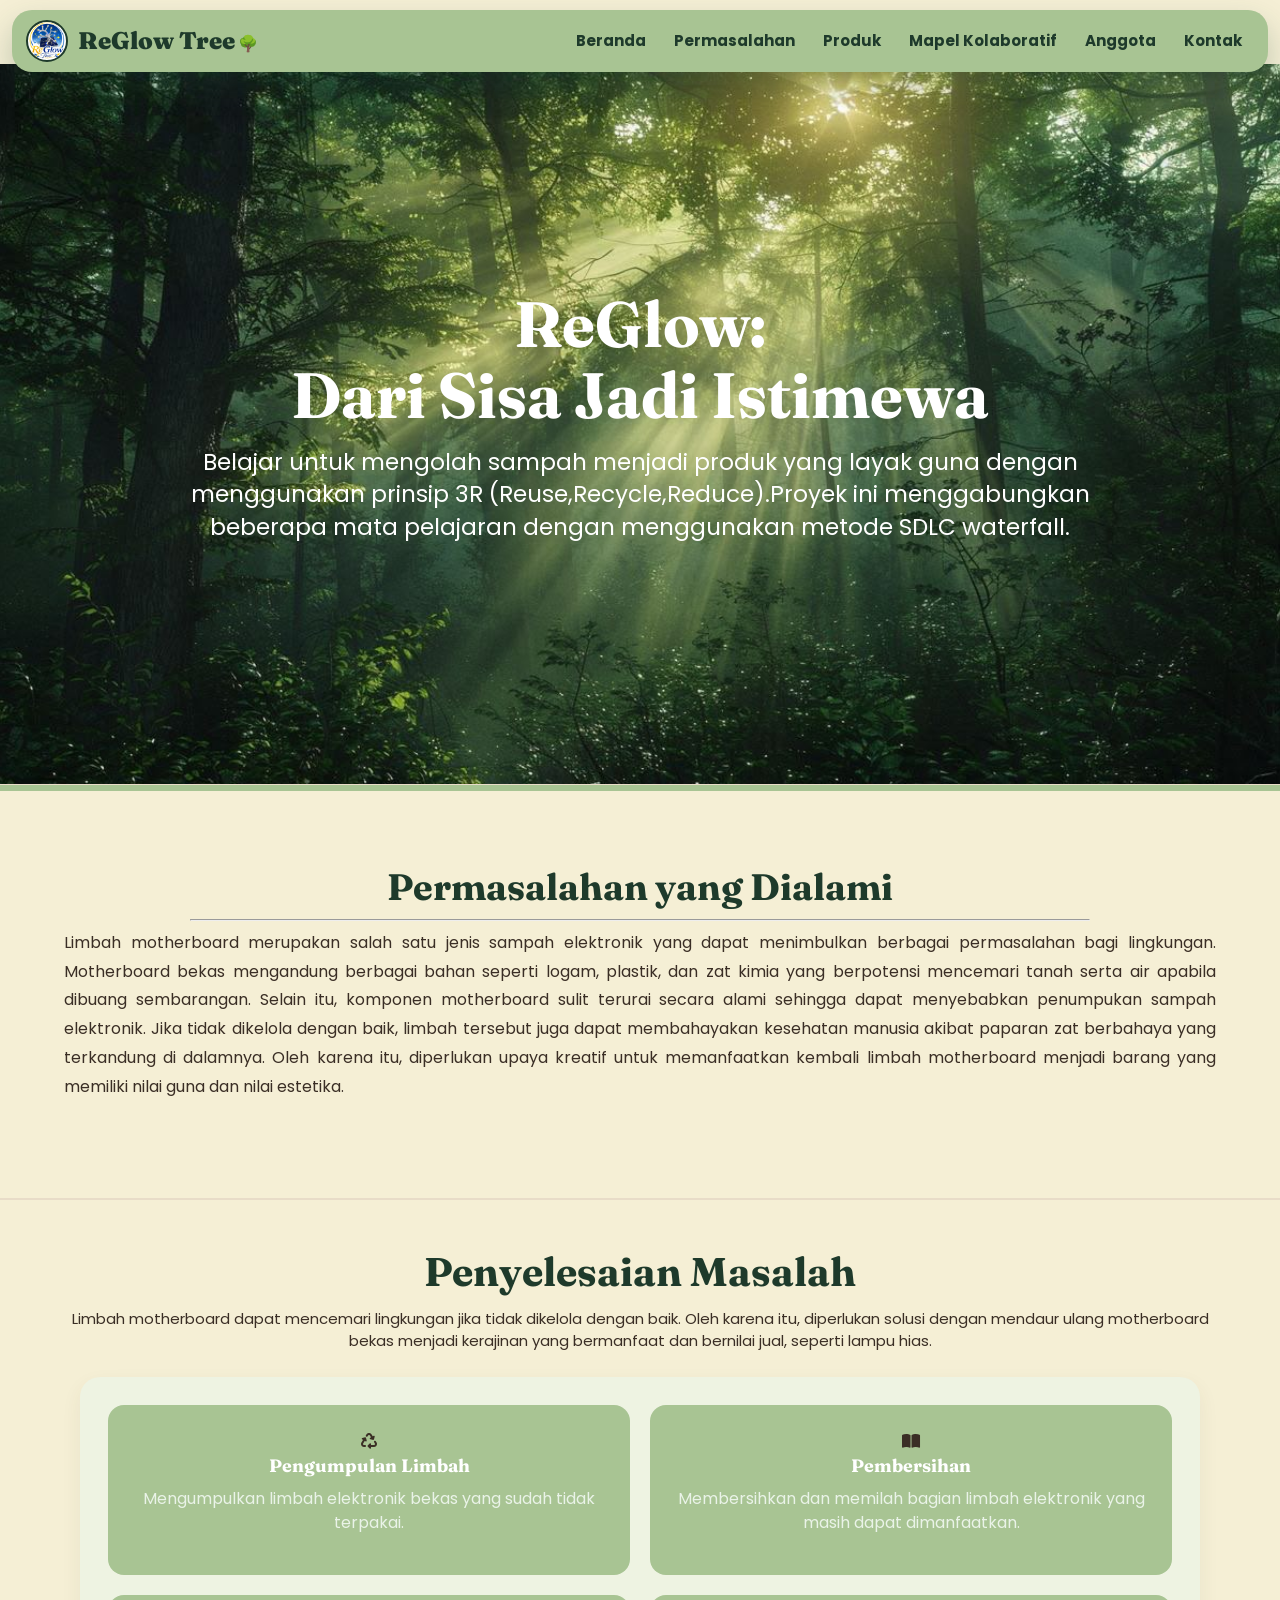
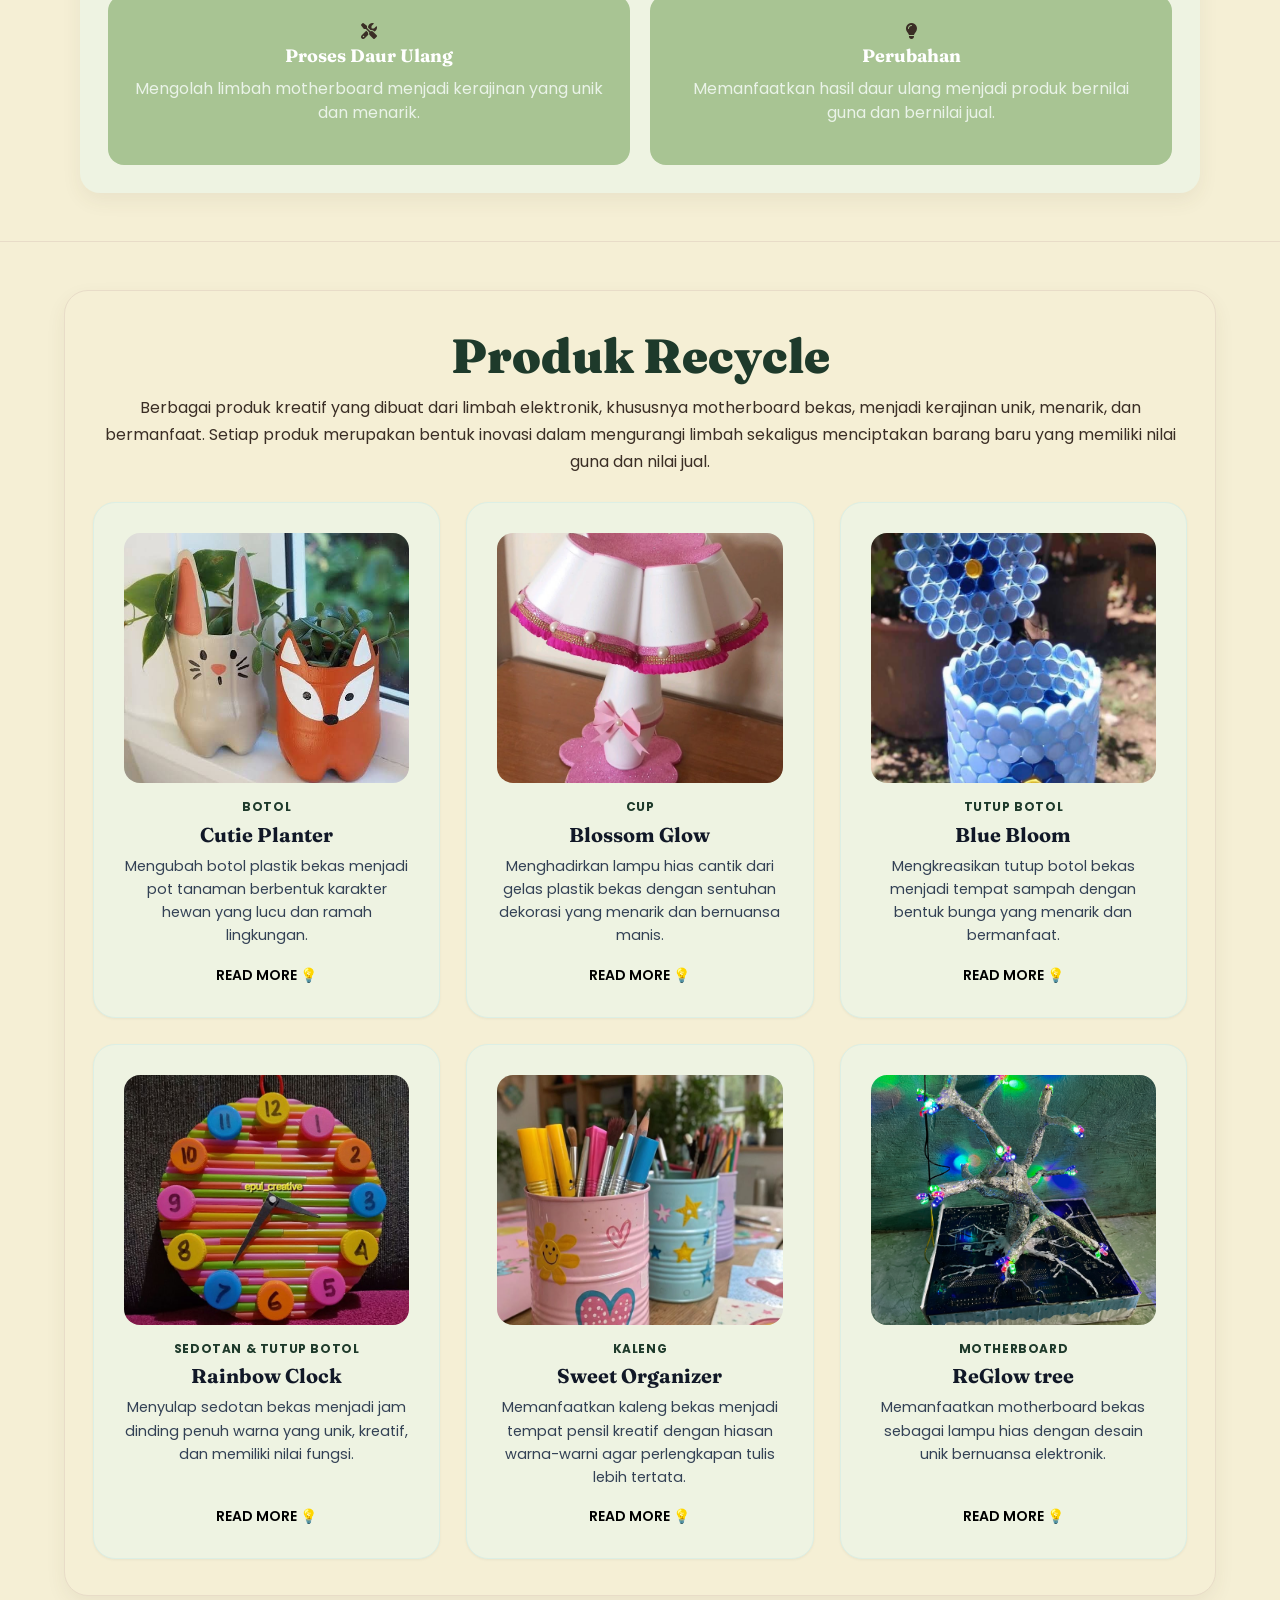
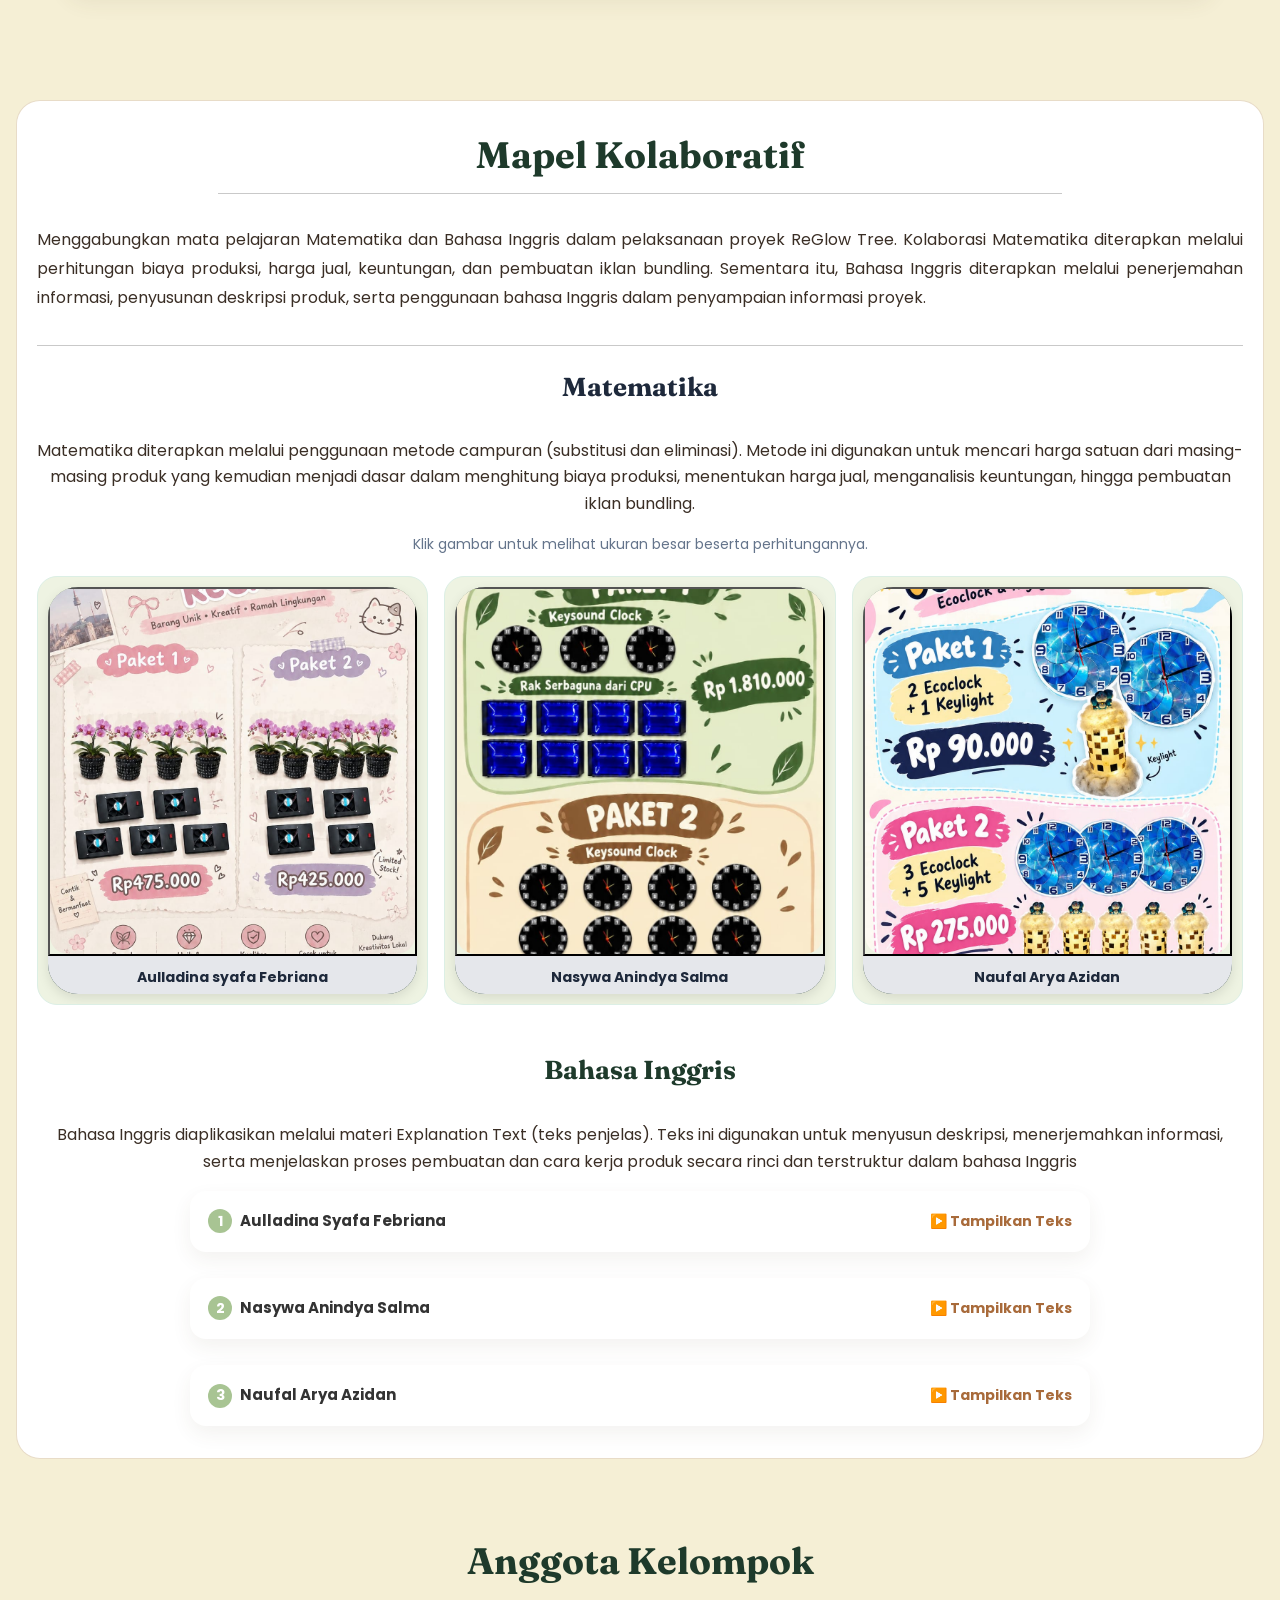
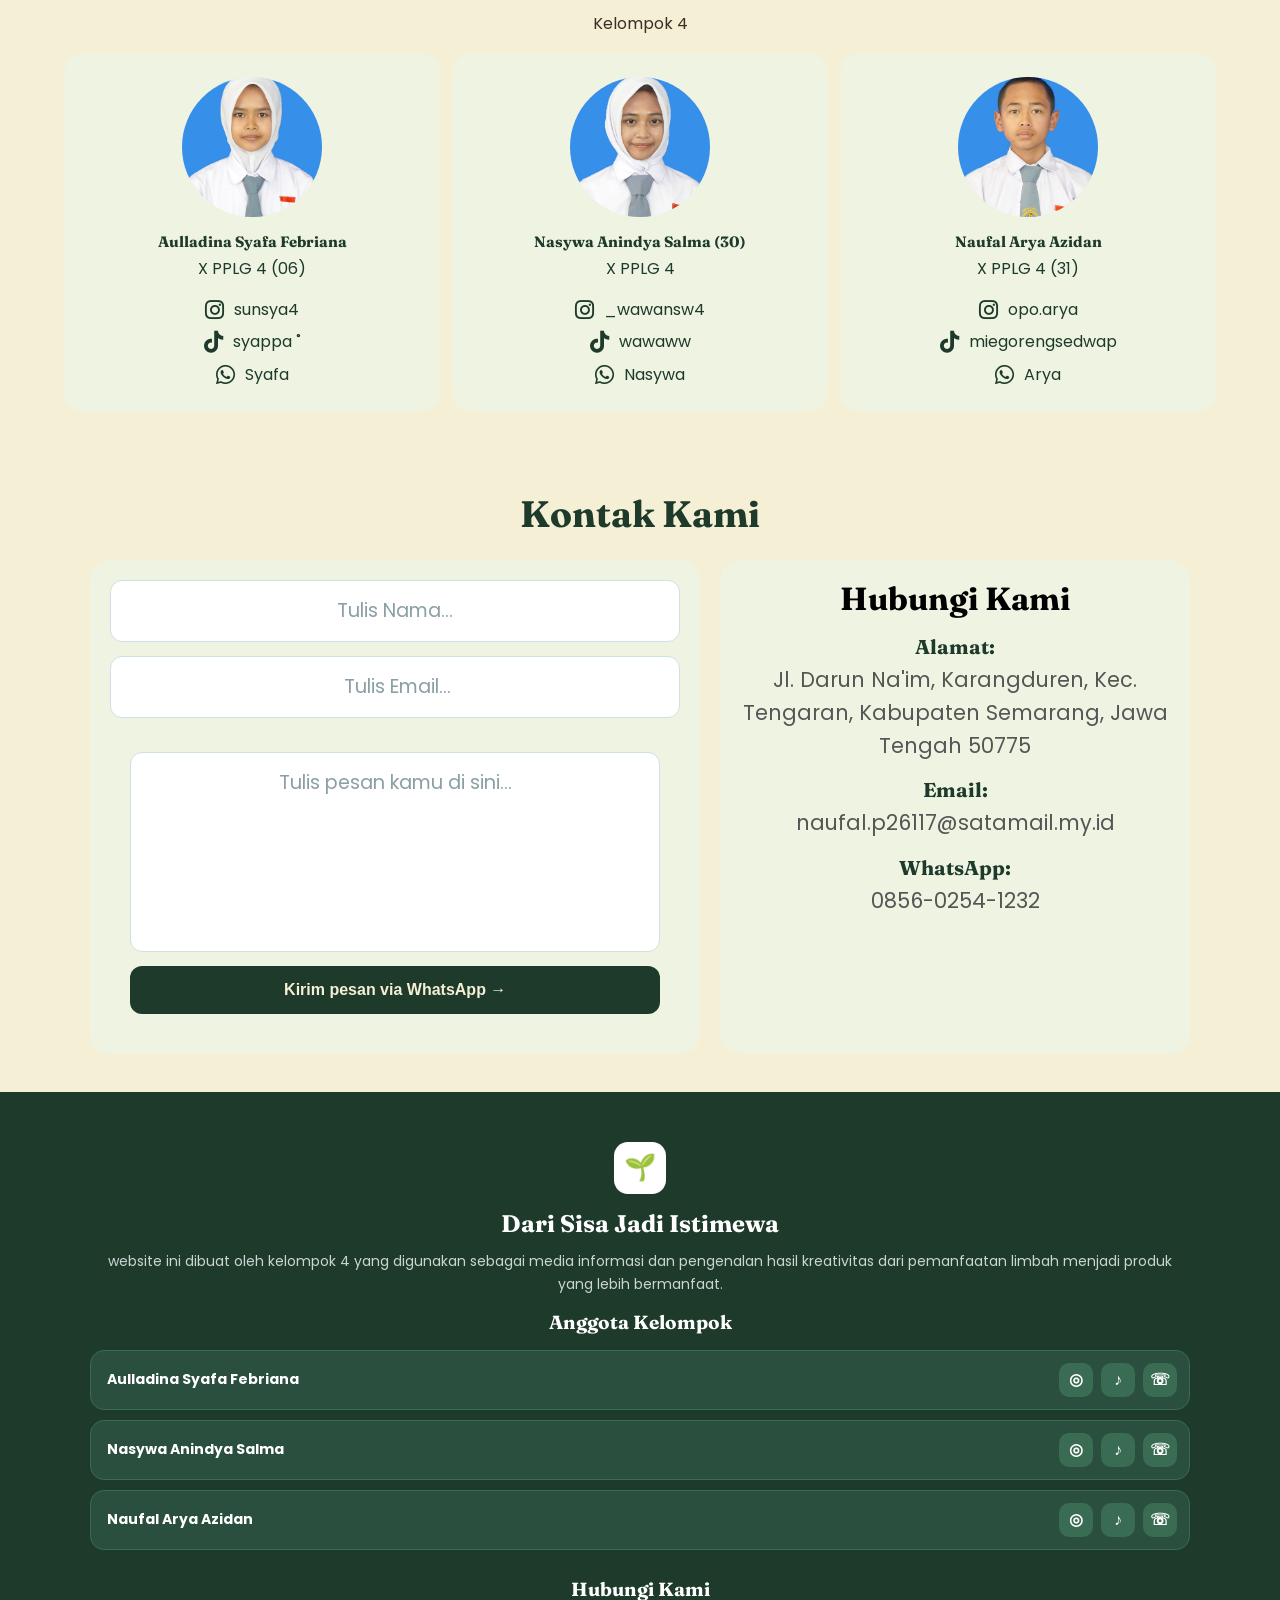
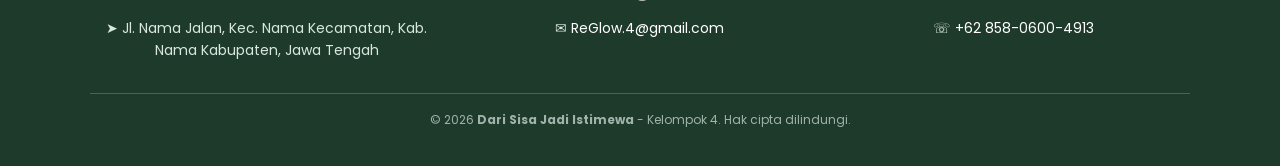
<file: index.html>
<!DOCTYPE html>
<html lang="en">

<head>
  <meta charset="UTF-8">
  <meta name="viewport" content="width=device-width, initial-scale=1.0">
  <title>Document</title>
  <link rel="stylesheet" href="idk.css">
  <link rel="stylesheet" href="https://cdnjs.cloudflare.com/ajax/libs/font-awesome/6.5.2/css/all.min.css">
</head>

<body>
  <nav>
    <div class="nav-container">
      <div class="logo">
        <img src="logoproduk-removebg-preview.png" alt="ReGlow Tree Logo">
        <span>ReGlow Tree</span>
      </div>
      <ul>
        <li><a href="#home">Beranda</a></li>
        <li><a href="#permasalahan">Permasalahan</a></li>
        <li><a href="#produk">Produk</a></li>
        <li><a href="#mapel">Mapel Kolaboratif</a></li>
        <li><a href="#anggota">Anggota</a></li>
        <li><a href="#kontak">Kontak</a></li>
      </ul>
    </div>
  </nav>

  <section class="home" id="home">
  </section>

  <div class="background">
    <div class="hero-text">
      <header>
        <h1>ReGlow:<br>Dari Sisa Jadi Istimewa</h1>
        <div>
          <p>
            Belajar untuk mengolah sampah menjadi produk yang layak guna dengan menggunakan prinsip 3R
            (Reuse,Recycle,Reduce).Proyek ini menggabungkan beberapa mata pelajaran dengan menggunakan metode SDLC
            waterfall.
          </p>
        </div>
    </div>
  </div>
  </header>
  </section>

  <section class="main" id="about">
    <section class="panel-permasalahan">
      <section class="permasalahan" id="permasalahan">
        <div>
          <h2>Permasalahan yang Dialami</h2>
          <hr class="hero-text">
          <p>
            Limbah motherboard merupakan salah satu jenis sampah elektronik yang dapat menimbulkan berbagai permasalahan
            bagi lingkungan. Motherboard bekas mengandung berbagai bahan seperti logam, plastik, dan zat kimia yang
            berpotensi mencemari tanah serta air apabila dibuang sembarangan. Selain itu, komponen motherboard sulit
            terurai secara alami sehingga dapat menyebabkan penumpukan sampah elektronik. Jika tidak dikelola dengan
            baik, limbah tersebut juga dapat membahayakan kesehatan manusia akibat paparan zat berbahaya yang terkandung
            di dalamnya. Oleh karena itu, diperlukan upaya kreatif untuk memanfaatkan kembali limbah motherboard menjadi
            barang yang memiliki nilai guna dan nilai estetika.
          </p>
        </div>
      </section>
    </section>
  </section>
  <div class="section-container">
    <div class="section-header">
      <h2>Penyelesaian Masalah</h2>
      <p>
        Limbah motherboard dapat mencemari lingkungan jika tidak dikelola dengan baik. Oleh karena itu, diperlukan
        solusi dengan mendaur ulang motherboard bekas menjadi kerajinan yang bermanfaat dan bernilai jual, seperti lampu
        hias.
      </p>
    </div>

    <div class="grid-container">
      <div class="card">
        <div class="icon-wrapper"><a class="fa-solid fa-recycle"></a></div>
        <h3>Pengumpulan Limbah</h3>
        <p>Mengumpulkan limbah elektronik bekas yang sudah tidak terpakai.</p>
      </div>


      <div class="card">
        <div class="icon-wrapper"><a class="fa-solid fa-book-open"></a></div>
        <h3>Pembersihan</h3>
        <p>Membersihkan dan memilah bagian limbah elektronik yang masih dapat dimanfaatkan.</p>

      </div>

      <div class="card">
        <div class="icon-wrapper"><a class="fa-solid fa-screwdriver-wrench"></a></div>
        <h3>Proses Daur Ulang</h3>
        <p>Mengolah limbah motherboard menjadi kerajinan yang unik dan menarik.</p>
      </div>

      <div class="card">
        <div class="icon-wrapper"><a class="fa-solid fa-lightbulb"></a></div>
        <h3>Perubahan</h3>
        <p>Memanfaatkan hasil daur ulang menjadi produk bernilai guna dan bernilai jual.</p>
      </div>
    </div>
  </div>

  <section class="produk" id="produk">
    <div class="produk-header">
      <h2>Produk Recycle</h2>
      <p class="section-intro">
        Berbagai produk kreatif yang dibuat dari limbah elektronik, khususnya motherboard bekas, menjadi kerajinan unik,
        menarik, dan bermanfaat. Setiap produk merupakan bentuk inovasi dalam mengurangi limbah sekaligus menciptakan
        barang baru yang memiliki nilai guna dan nilai jual.
      </p><br>

      <div class="product-grid">

        <div class="product-card">
          <div class="product-image-placeholder">
            <img src="pot.jpeg" alt="Cutie Planter">
          </div>

          <div class="product-content">
            <span class="product-category">Botol</span>
            <h4 class="product-title">Cutie Planter</h4>
            <p class="product-description">Mengubah botol plastik bekas menjadi pot tanaman berbentuk karakter hewan
              yang lucu dan ramah lingkungan.</p>
          </div>
          <a href="produk1.html" class="product-link">READ MORE 💡 </a>
        </div>

        <div class="product-card">
          <div class="product-image-placeholder">
            <img src="cup lampu.jpeg" alt="Blossom Glow">
          </div>

          <div class="product-content">
            <span class="product-category">Cup</span>
            <h4 class="product-title">Blossom Glow</h4>
            <p class="product-description">Menghadirkan lampu hias cantik dari gelas plastik bekas dengan sentuhan
              dekorasi yang menarik dan bernuansa manis.</p>
          </div>
          <a href="produk2.html" class="product-link">READ MORE 💡 </a>
        </div>

        <div class="product-card">
          <div class="product-image-placeholder">
            <img src="tempat sampah.jpeg" alt="Blue Bloom">
          </div>
          <div class="product-content">
            <span class="product-category">Tutup Botol</span>
            <h4 class="product-title">Blue Bloom</h4>
            <p class="product-description">Mengkreasikan tutup botol bekas menjadi tempat sampah dengan bentuk bunga
              yang menarik dan bermanfaat.</p>
          </div>
          <a href="produk3.html" class="product-link">READ MORE 💡 </a>
        </div>

        <div class="product-card">
          <div class="product-image-placeholder">
            <img src="jam.jpeg" alt="Rainbow Clock">
          </div>

          <div class="product-content">
            <span class="product-category">Sedotan & Tutup Botol</span>
            <h4 class="product-title">Rainbow Clock</h4>
            <p class="product-description">Menyulap sedotan bekas menjadi jam dinding penuh warna yang unik, kreatif,
              dan memiliki nilai fungsi.</p>
          </div>
          <a href="produk4.html" class="product-link">READ MORE 💡 </a>
        </div>


        <div class="product-card">
          <div class="product-image-placeholder">
            <img src="tempat pencil.jpeg" alt="Sweet Organizer">
          </div>

          <div class="product-content">
            <span class="product-category">Kaleng</span>
            <h4 class="product-title">Sweet Organizer</h4>
            <p class="product-description">Memanfaatkan kaleng bekas menjadi tempat pensil kreatif dengan hiasan
              warna-warni agar perlengkapan tulis lebih tertata.</p>
          </div>
          <a href="produk5.html" class="product-link">READ MORE 💡 </a>
        </div>

        <div class="product-card">
          <div class="product-image-placeholder">
            <img src="new.jpeg" alt="ReGlow tree">
          </div>

          <div class="product-content">
            <span class="product-category">Motherboard</span>
            <h4 class="product-title">ReGlow tree</h4>
            <p class="product-description">Memanfaatkan motherboard bekas sebagai lampu hias dengan desain unik
              bernuansa elektronik.</p>
          </div>
          <a href="produk6.html" class="product-link">READ MORE 💡 </a>
        </div>
      </div>
    </div>
  </section>

  <section class="mapel-kolaboratif" id="mapel">
    <div class="panel-hitam">
      <h2>Mapel Kolaboratif</h2>
      <p>
        Menggabungkan mata pelajaran Matematika dan Bahasa Inggris dalam pelaksanaan proyek ReGlow Tree. Kolaborasi
        Matematika diterapkan melalui perhitungan biaya produksi, harga jual, keuntungan, dan pembuatan iklan bundling.
        Sementara itu, Bahasa Inggris diterapkan melalui penerjemahan informasi, penyusunan deskripsi produk, serta
        penggunaan bahasa Inggris dalam penyampaian informasi proyek.
      </p>
    </div>
  </section>

    <div class="subject">
      <div class="panel-hitam">
        <br><h3>Matematika</h3><br>
        <p>
          Matematika diterapkan melalui penggunaan metode campuran (substitusi dan eliminasi). Metode ini digunakan
          untuk mencari harga satuan dari masing-masing produk yang kemudian menjadi dasar dalam menghitung biaya
          produksi, menentukan harga jual, menganalisis keuntungan, hingga pembuatan iklan bundling.
        </p>
        <p class="hint">Klik gambar untuk melihat ukuran besar beserta perhitungannya.
        </p>

        <div class="gallery">

          <details>
            <summary>
              <figure>
                <button class="thumb" type="button" data-judul="Paket Bundling: Lumiclok, Ecoclok">
                  <img src="syafarecraft.jpeg" alt="Iklan paket bundling Lumiclok, Ecoclok ">
                </button>
                <figcaption>Aulladina syafa Febriana</figcaption>
              </figure>
            </summary>

            <div class="keterangan">
              <p><b>Misalkan</b><br>x = harga dari satu pot tanaman<br>y = harga dari satu kipas angin smart</p>
              <p><b>Persamaan paket</b></p>
              <code>
          4x + 5y = 475.000
          5x + 4y = 425.000
          </code>

              <p><b>Penyelesaian</b></p>
              <ul type="none">
                <li><b>Eliminasi y untuk mencari x</b></li>
                <li>4x + 5y = 475.000 | × 4</li>
                <li>5x + 4y = 425.000 | × 5</li>
                <li>16x + 20y = 1.900.000</li>
                <li>25x + 20y = 2.125.000</li>
                <ins>__________________</ins> _</li>
                <li>-9x = -225.000</li>
                <li>x = 225.000 : 9</li>
                <li><b>x = 25.000</b></li>
                <br>
                <li><b>Substitusi x untuk mencari nilai y</b></li>
                <li>4x + 5y = 475.000</li>
                <li>4(25.000) + 5y = 475.000</li>
                <li>100.000 + 5y = 475.000</li>
                <li>5y = 475.000 - 100.000</li>
                <li>5y = 375.000</li>
                <li>y = 375.000 : 5</li>
                <li><b>y = 75.000</b></li>
              </ul>
              <br>
              <p class="hasil">kesimpulannya adalah harga dari satu pot tanaman adalah Rp 25.000 dan harga satu kipas
                angin smart adalah Rp 75.000</p>
            </div>
          </details>

          <details>
            <summary>
              <figure>
                <button class="thumb" type="button" data-judul="Paket Bundling: Sistem Persamaan Harga Tiga Produk">
                  <img src="nasywa paket .jpeg" alt="Iklan paket bundling dengan sistem persamaan harga tiga produk">
                </button>
                <figcaption>Nasywa Anindya Salma</figcaption>
              </figure>
            </summary>

            <div class="keterangan">
              <p><b>Misalkan</b><br>x = harga dari satu Keysound Clock<br>y = harga dari satu Rak Serbaguna dari CPU</p>
              <p><b>Persamaan paket</b></p>
              <code>
          3x + 8y = .1.810.00
          8x + 3y = 1.710.000
          </code>

              <p><b>Penyelesaian</b></p>
              <ul type="none">
                <li><b>Eliminasi y untuk mencari x</b>.</li>
                <li>3x + 8y = 1.810.000 | × 3</li>
                <li>8x + 3y = 1.710.000 | × 8</li>
                <li>9x + 24y = 4.500.000</li>
                <li>64x + 24y = 2.750.000</li>
                <ins>__________________</ins> _</li>
                <li>-55x = -8.250.000</li>
                <li>x = 8.250.000:55</li>
                <li><b>x = 150.000</b></li>
                <br>
                <li><b>Substitusi x untuk mencari nilai y</b></li>
                <li>3x + 8y = 1.810.000</li>
                <li>3(150.000) + 8y = 1.810.000</li>
                <li>450.0000 + 8y = 1.810.000</li>
                <li>8y = 1.810.000 - 450.000</li>
                <li>8y = 1.360.000</li>
                <li>y = 1.360.000 : 8</li>
                <li><b>y = 170.000</b></li>
              </ul>
              <br>
              <p class="hasil">kesimpulannya adalah harga dari satu pot tanaman adalah Rp 150.000 dan harga satu kipas
                angin smart adalah Rp 170.000</p>
            </div>
          </details>

          <details>
            <summary>
              <figure>
                <button class="thumb" type="button" data-judul="Paket Bundling: Sistem Persamaan Harga Tiga Produk">
                  <img src="nopal.jpeg" alt="Iklan paket bundling dengan sistem persamaan harga tiga produk">
                </button>
                <figcaption>Naufal Arya Azidan</figcaption>
              </figure>
            </summary>

            <div class="keterangan">
              <p><b>Misalkan</b><br>x = Harga dari satu ecoclock<br>y = Harga dari satu keyight</p>
              <p><b>Persamaan paket</b></p>
              <code>
          2x + y = 90.000
          3x + 5y = 275.000
          </code>

              <p><b>Penyelesaian</b></p>
              <ul type="none">
                <li><b>Eliminasi y untuk mencari x</b>.</li>
                <li> 2x + y = 90.000 | × 5</li>
                <li> 3x + 5y = 275.000 | × 1</li>
                <li>10x + 5y = 450.000</li>
                <li>3x + 5y = 275.000</li>
                <li><ins>__________________</ins> _</li>
                <li>7x = 175.000</li>
                <li>x = 175.000:7</li>
                <li><b>x = 25.000</b></li>
                <br>
                <li><b>Substitusi x untuk mencari nilai y</b></li>
                <li>2x + y = 90.000</li>
                <li>2(25.000) + y =90.000</li>
                <li>50.000 + y = 90.000</li>
                <li>y =90.000 - 50.000</li>
                <li><b>y = 40.000</b></li>
              </ul>
              <br>
              <p class="hasil">kesimpulannya adalah harga dari satu pot tanaman adalah Rp 25.000 dan harga satu kipas
                angin smart adalah Rp 40.000</p>
            </div>
          </details>
        </div>
      </div>
    </div>
  </section>

  <section class="english-bg" id="english-bg">
    <div class="box-english">
      <div class="inggris">
        <div class="panel-hitam">
          <br><h3>Bahasa Inggris</h3><br>
          <p>
            Bahasa Inggris diaplikasikan melalui materi Explanation Text (teks penjelas). Teks ini digunakan untuk
            menyusun deskripsi, menerjemahkan informasi, serta menjelaskan proses pembuatan dan cara kerja produk secara
            rinci dan terstruktur dalam bahasa Inggris
          </p>
          <div class="kotak-utama">
            <input type="radio" name="tombol-menu" id="klik-buka1" class="pemicu-buka1">
            <input type="radio" name="tombol-menu" id="klik-tutup1" class="pemicu-tutup1" checked>
            <div class="baris-atas">
              <div class="bagian-kiri">
                <span class="logo-nomor">1</span>
                <span class="nama">Aulladina Syafa Febriana</span>
              </div>
              <label for="klik-buka1" class="tombol-tampil">▶️ Tampilkan Teks</label>
              <label for="klik-tutup1" class="tombol-sembunyi">▼ Sembunyikan Teks</label>
            </div>
            <div class="hidden-text">
              <p>
                Electronic waste is one of the environmental problems caused by the rapid development of technology.
                Many
                computer components, such as motherboards, are discarded when they are damaged or no longer needed.
                However, these components can still be reused to create something useful and beautiful. One creative way
                to reduce electronic waste is by transforming an old motherboard into a decorative lamp. This
                transformation shows how unused electronic materials can become an attractive and valuable product.
              </p>
              <p>
                The transformation begins with preparing an old motherboard, wires, LED lights, and other supporting
                materials. The wires are arranged and shaped to create a small decorative tree with several twigs.
                Colorful LED lights are added to make the tree look brighter and more attractive. The motherboard is
                then
                prepared to serve as the base of the lamp. Each component is carefully arranged and connected to create
                a
                beautiful decoration.
              </p>
              <p>
                After all the parts are prepared, the decorative tree is placed on the motherboard, which serves as the
                base or stand of the lamp. The wires are arranged into tree-shaped twigs, with colorful LED lights at
                their ends. The motherboard provides a sturdy base and makes the decoration look more unique. After the
                adapter is connected, the lights can shine beautifully. Finally, the materials become a creative and
                attractive decorative lamp.
              </p>
              <p>
                As a result, an old motherboard is transformed into a unique decorative lamp stand with beautiful
                glowing
                twigs. The colorful LED lights make the product look more attractive and brighten up the room. Besides
                being a creative decoration, this product gives unused electronic components a new purpose. Therefore,
                this project helps reduce electronic waste and encourages people to recycle old materials into useful
                products.
              </p>
            </div>
          </div>
        </div><br>

        <div class="kotak-utama">
          <input type="radio" name="tombol-menu" id="klik-buka2" class="pemicu-buka2">
          <input type="radio" name="tombol-menu" id="klik-tutup2" class="pemicu-tutup2" checked>
          <div class="baris-atas">
            <div class="bagian-kiri">
              <span class="logo-nomor">2</span>
              <span class="nama"> Nasywa Anindya Salma</span>
            </div>
            <label for="klik-buka2" class="tombol-tampil">▶️ Tampilkan Teks</label>
            <label for="klik-tutup2" class="tombol-sembunyi">▼ Sembunyikan Teks</label>
          </div>
          <div class="hidden-text">
            <p>
              Electronic waste is an environmental issue stemming from rapid technological advancement. Motherboards are
              one such type of electronic waste. If discarded improperly, this waste can have harmful effects on both
              humans and the environment. To prevent such negative impacts, we can recycle this waste into useful
              items—for instance, by transforming it into a decorative lamp shaped like a tree.
            </p>
            <p>
              The recycling process begins by selecting discarded, unused motherboards and cleaning them to remove any
              dust or debris. Components that protrude significantly from the motherboard should be removed to save
              space.
              At this stage, the motherboard—typically used as the primary circuit board for a computer—is repurposed
              into
              a decorative element with artistic value.
            </p>
            <p>
              The cleaned motherboard is combined with wire shaped like a tree, with colorful LED lights attached to
              serve
              as leaves. The LEDs are positioned to produce a beautiful, multicolored glow. This combination creates an
              attractive and striking appearance. Once all components and electrical circuits are properly installed,
              the
              upcycled product is ready for use.
            </p>
            <p>
              It is far better to recycle a damaged computer motherboard and transform it into something useful rather
              than discarding it carelessly, which can have harmful effects on both humans and the environment. This
              product serves not only as room decor—as a decorative lamp—but also helps reduce the accumulation of
              electronic waste. Therefore, repurposing waste into a functional item is a tangible step that
              significantly
              contributes to creating a safe and clean environment.
            </p>
          </div>
        </div><br>

        <div class="kotak-utama">
          <input type="radio" name="tombol-menu" id="klik-buka3" class="pemicu-buka3">
          <input type="radio" name="tombol-menu" id="klik-tutup3" class="pemicu-tutup3" checked>
          <div class="baris-atas">
            <div class="bagian-kiri">
              <span class="logo-nomor">3</span>
              <span class="nama"> Naufal Arya Azidan</span>
            </div>
            <label for="klik-buka3" class="tombol-tampil">▶️ Tampilkan Teks</label>
            <label for="klik-tutup3" class="tombol-sembunyi">▼ Sembunyikan Teks</label>
          </div>
          <div class="hidden-text">
            <p>
              An electronic tree is a creative product made from discarded electronic components, such as LED lights,
              wires, and other unused electronic parts. This project serves as a way to reduce electronic waste, which
              can
              be harmful to the environment. By repurposing these discarded materials, we can transform waste into
              beautiful and useful decorations.
            </p>
            <p>
              The creation process begins by collecting discarded electronic components, such as LED lights, wires, and
              small circuit boards. These materials are cleaned and prepared before being assembled into the shape of a
              tree. Next, the electronic components are attached to a main frame to form the trunk, branches, and tree
              decorations. Finally, the LED lights are installed to make the tree look more attractive.
            </p>
            <p>
              Once all the components have been arranged and attached, an electronic tree begins to take shape. The
              "branches" are adorned with repurposed electronic materials, creating a unique appearance, while LED
              lights
              produce a beautiful luminous effect. Upon completion of the assembly process, the electronic tree serves
              as
              a decorative piece that can be displayed in a home or a classroom.
            </p>
            <p>
              As a result, discarded electronic components are transformed into attractive "electronic trees." These
              products serve a decorative purpose and can be displayed as creative ornaments. Furthermore, this project
              fosters creativity, collaboration, and environmental awareness. Therefore, recycling electronic waste into
              electronic trees is a meaningful way to reduce waste and support a cleaner environment.
            </p>
          </div>
        </div>
      </div>
    </div>
  </section>

  <section class="anggota" id="anggota">
    <h2 style="text-align: center;" Anggota Kelompok">Anggota Kelompok</h2>
    <p style="text-align: center;" Anggota Kelompok">Kelompok 4</p>
    <div class="team-container">

      <!-- ANGGOTA 1 -->
      <div class="member-card">
        <img src="aulladina.jpeg" alt="Aulladina Syafa Febriana, anggota kelompok">
        <h3>Aulladina Syafa Febriana</h3>
        <p>X PPLG 4 (06)</p>
        <div class="sosmed">
          <a href="https://instagram.com/sunsya4" target="_blank" class="sosmed-item ig">
            <i class="fab fa-instagram"></i> <span>sunsya4</span>
          </a>
          <a href="https://www.tiktok.com/@mo0nsya4" target="_blank" class="sosmed-item tiktok">
            <i class="fab fa-tiktok"></i> <span>syappa ˚</span>
          </a>
          <a href="https://wa.me/qr/DJWFDWNZ7PPBK1?s=r" class="sosmed-item whatsapp">
            <i class="fab fa-whatsapp"></i> <span>Syafa</span>
          </a>
        </div>
      </div>

      <div class="member-card">
        <img src="nasywa.jpeg" alt="Nasywa, anggota kelompok">
        <h3>Nasywa Anindya Salma (30)</h3>
        <p>X PPLG 4</p>
        <div class="sosmed">
          <a href="https://www.instagram.com/_wawansw4?xtok=OXV5OGFmNzF0OXVo" target="_blank" class="sosmed-item ig">
            <i class="fab fa-instagram"></i> <span> _wawansw4</span>
          </a>
          <a href="https://tiktok.com/@nswaw_" target="_blank" class="sosmed-item tiktok">
            <i class="fab fa-tiktok"></i> <span>wawaww</span>
          </a>
          <a href="https://wa.me/qr/JW5PR7WBBWBSB1" class="sosmed-item whatsapp">
            <i class="fab fa-whatsapp"></i> <span>Nasywa</span>
          </a>
        </div>
      </div>

      <div class="member-card">
        <img src="naufal.jpeg" alt="Naufal, anggota kelompok">
        <h3>Naufal Arya Azidan</h3>
        <p>X PPLG 4 (31)</p>
        <div class="sosmed">
          <a href="https://www.instagram.com/opo.arya?mdxt=MXF2NWVqNnI5OXY2dQ==" target="_blank" class="sosmed-item ig">
            <i class="fab fa-instagram"></i> <span>opo.arya</span>
          </a>
          <a href="https://tiktok.com/@miegorengsedwap" target="_blank" class="sosmed-item tiktok">
            <i class="fab fa-tiktok"></i> <span>miegorengsedwap</span>
          </a>
          <a href="https://wa.me/6285602541232" class="sosmed-item whatsapp">
            <i class="fab fa-whatsapp"></i> <span>Arya</span>
          </a>
        </div>
      </div>
    </div>
  </section>

  <link rel="stylesheet" href="https://cdnjs.cloudflare.com/ajax/libs/font-awesome/6.5.0/css/all.min.css">

  <section class="kontak" id="kontak">
    <div class="kontak-judul">
      <h2 style="text-align: center;" Kontak Kami>Kontak Kami</h2>
      <p class="kontak-sub"></p>
      <div class="kontak-grid">

        <div class="kontak-input">
          <input type="text" id="Nama" placeholder="Tulis Nama...">
          <input type="text" id="Email" placeholder=" Tulis Email...">
          <form class="kontak-input" action="https://wa.me/6285702071973" method="get" target="_blank">
            <textarea name="text" rows="8" placeholder="Tulis pesan kamu di sini..." required></textarea>
            <button type="submit">Kirim pesan via WhatsApp →</button>
        </div>
        </form>

        <div class="kontak-hub">
          <h3>Hubungi Kami</h3>
          <h4>Alamat:</h4>
          <p>Jl. Darun Na'im, Karangduren, Kec. Tengaran, Kabupaten Semarang, Jawa Tengah 50775</p>
          <h4>Email:</h4>
          <p>naufal.p26117@satamail.my.id</p>
          <h4>WhatsApp:</h4>
          <p><a href="https://wa.me/6285602541232" target="_blank">0856-0254-1232</a></p>
        </div>
      </div>
  </section>
  </section>

  <footer class="footer">
    <div class="footer-container">

      <div class="footer-brand">
        <div class="footer-logo">🌱</div>
        <h2>Dari Sisa Jadi Istimewa</h2>
        <p>website ini dibuat oleh kelompok 4 yang digunakan sebagai media informasi dan pengenalan hasil kreativitas
          dari pemanfaatan limbah menjadi produk yang lebih bermanfaat.</p>
      </div>

      <div class="footer-anggota">
        <h3>Anggota Kelompok</h3>

        <div class="anggota-item">
          <span>Aulladina Syafa Febriana</span>
          <div class="anggota-icon">
            <a href="https://instagram.com/sunsya4">◎</a>
            <a href="https://www.tiktok.com/@mo0nsya4">♪ </a>
            <a href="https://wa.me/qr/DJWFDWNZ7PPBK1?s=r">☏</a>
          </div>
        </div>

        <div class="anggota-item">
          <span>Nasywa Anindya Salma</span>
          <div class="anggota-icon">
            <a href="https://www.instagram.com/_wawansw4?xtok=OXV5OGFmNzF0OXVo">◎</a>
            <a href="https://tiktok.com/@nswaw_">♪ </a>
            <a href="https://wa.me/qr/JW5PR7WBBWBSB1">☏</a>
          </div>
        </div>

        <div class="anggota-item">
          <span>Naufal Arya Azidan</span>
          <div class="anggota-icon">
            <a href="https://www.instagram.com/opo.arya?mdxt=MXF2NWVqNnI5OXY2dQ==">◎</a>
            <a href="https://tiktok.com/@miegorengsedwap">♪ </a>
            <a href="https://wa.me/6285602541232">☏</a>
          </div>
        </div>
      </div>

      <div class="footer-kontak">
        <h3>Hubungi Kami</h3>
        <div class="kontak-list">
          <p>➤ Jl. Nama Jalan, Kec. Nama Kecamatan, Kab. Nama Kabupaten, Jawa Tengah</p>
          <p>✉ <a href="mailto:aryabaikk0@gmail.com">ReGlow.4@gmail.com</a></p>
          <p>☏ <a href="https://wa.me/qr/DJWFDWNZ7PPBK1?s=r">+62 858-0600-4913</a></p>
        </div>
      </div>

      <div class="footer-bottom">
        <p>© 2026 <b>Dari Sisa Jadi Istimewa</b> - Kelompok 4. Hak cipta dilindungi.</p>
      </div>

    </div>
  </footer>
</body>

</html>
</file>
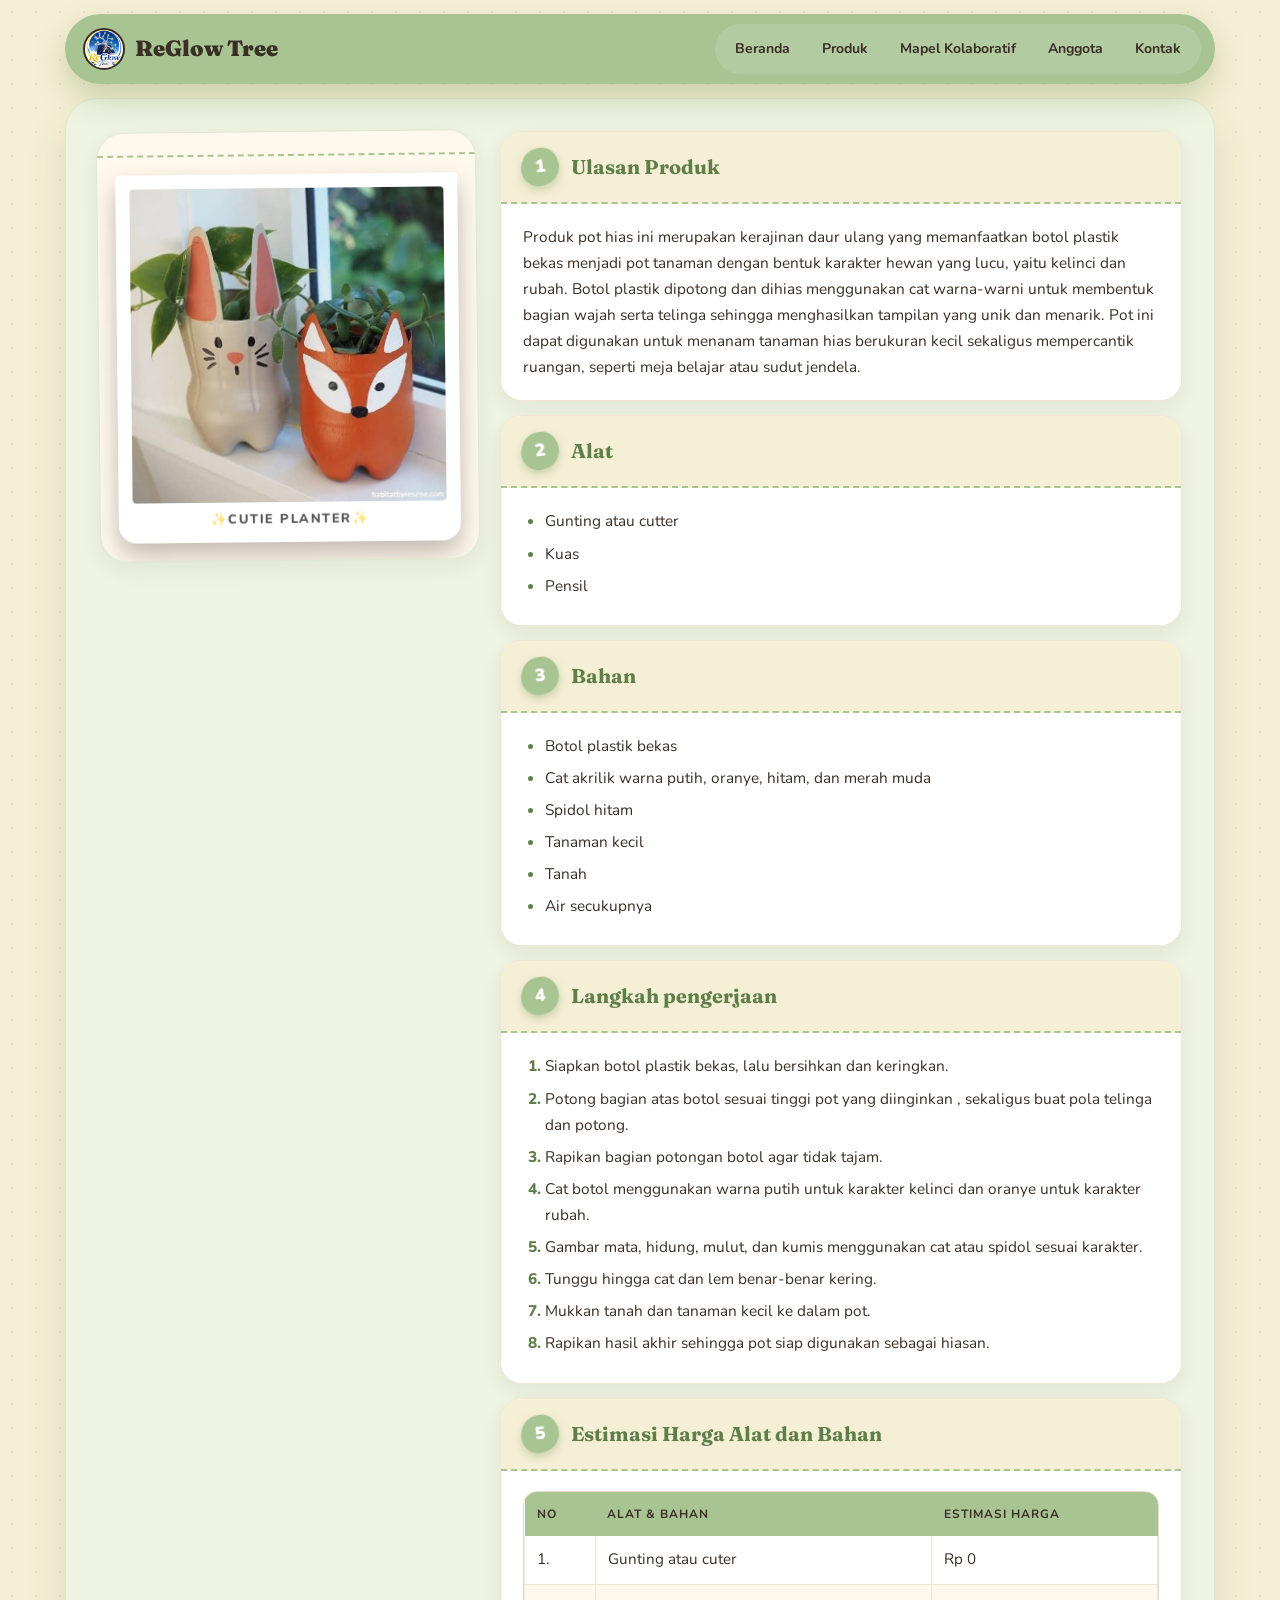
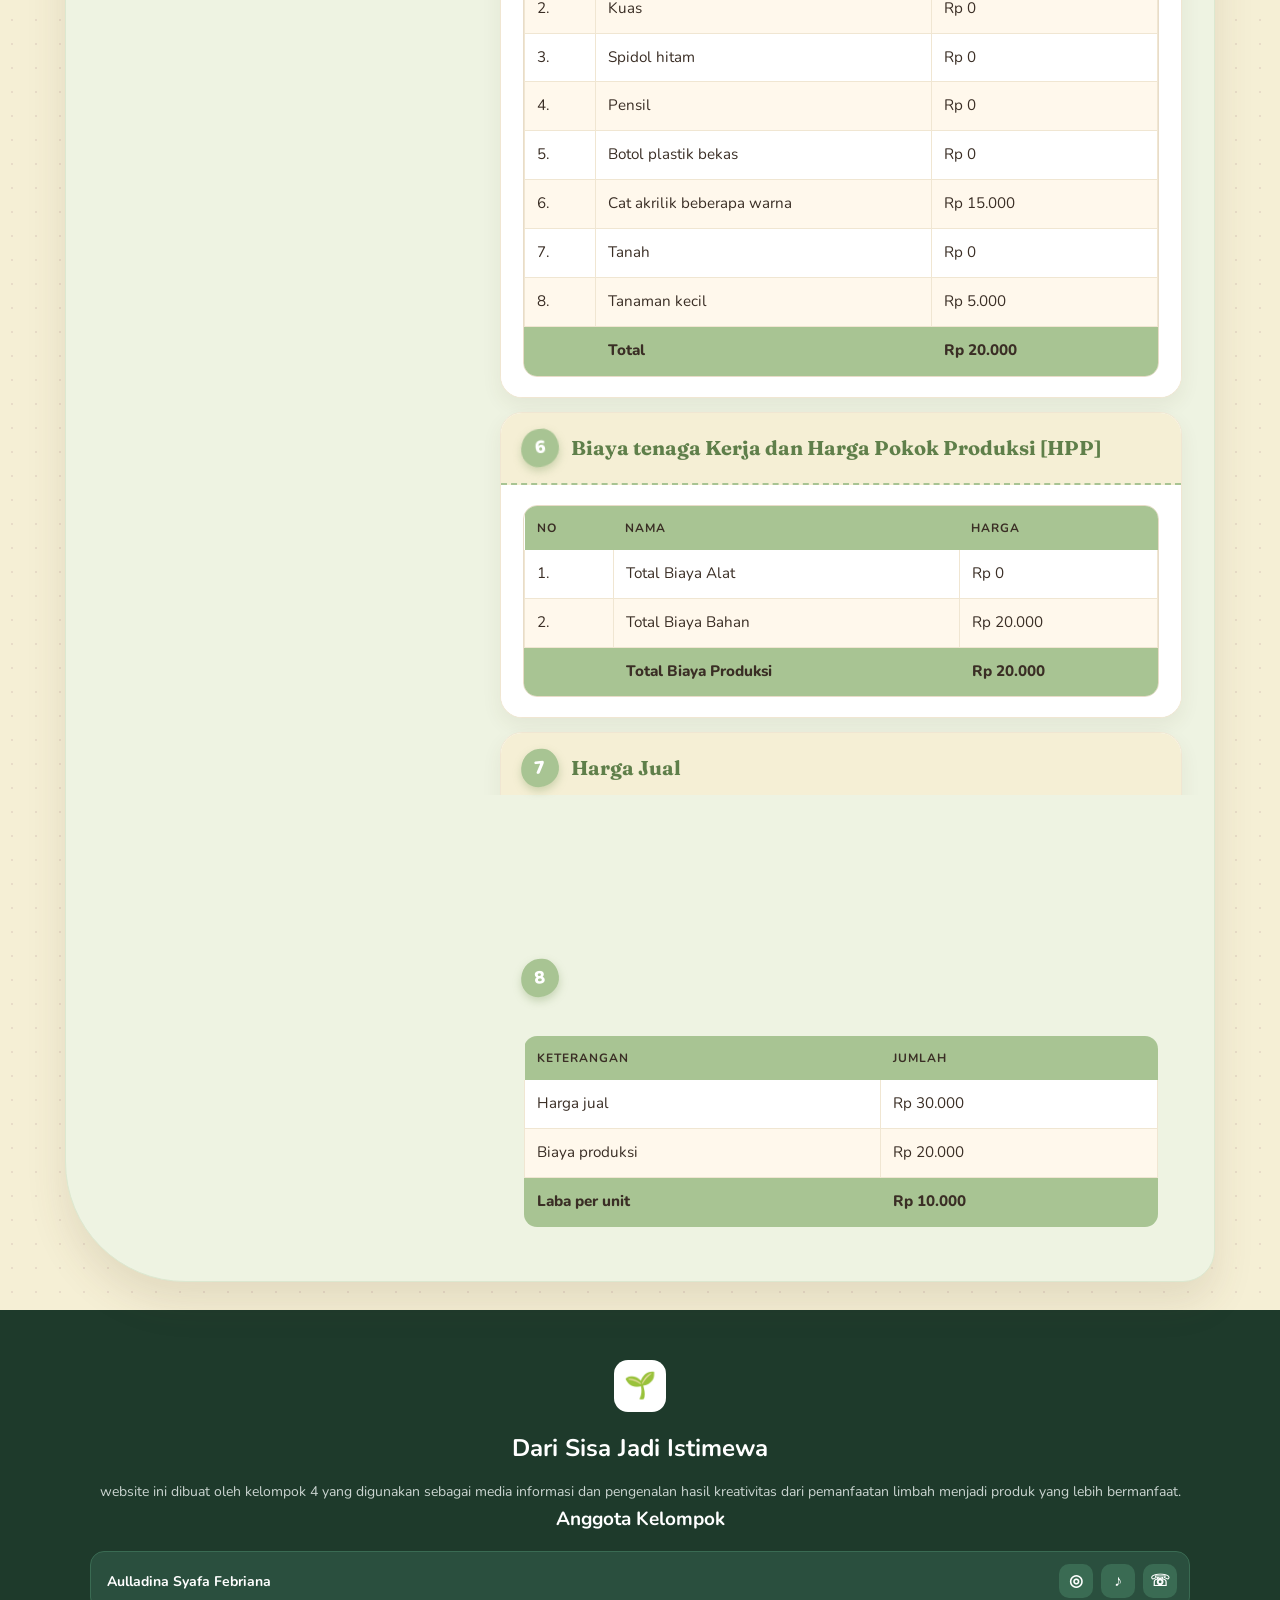
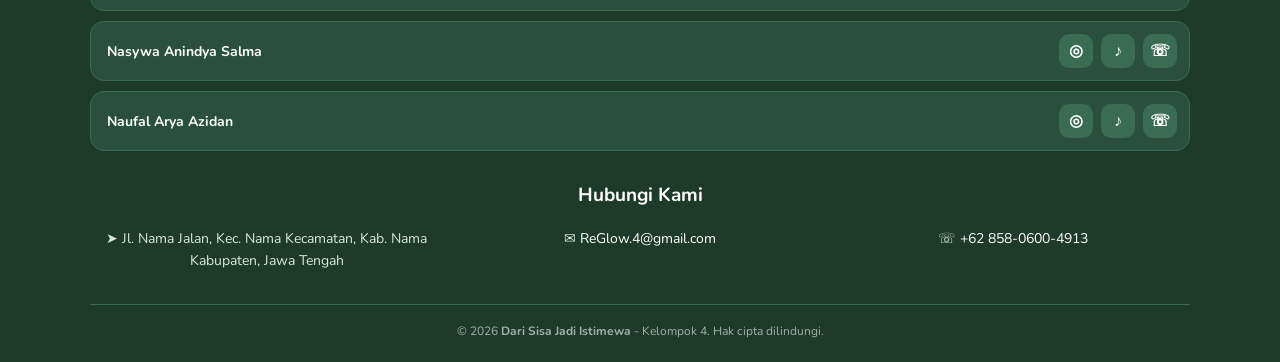
<file: produk1.html>
<!DOCTYPE html>
<html lang="en">

<head>
    <meta charset="UTF-8">
    <meta name="viewport" content="width=device-width, initial-scale=1.0">
    <title>Document</title>
    <link rel="stylesheet" href="produk1.css">
</head>

<body>
    <nav>
        <div class="nav-container">
            <div class="logo">
                <img src="logoproduk-removebg-preview.png" alt="ReGlow Tree Logo">
                <span>ReGlow Tree</span>
            </div>
            <div class="container">
                <ul>
                    <li><a href="index.html#home">Beranda</a></li>
                    <li><a href="index.html#produk">Produk</a></li>
                    <li><a href="index.html#mapel">Mapel Kolaboratif</a></li>
                    <li><a href="index.html#member-wo">Anggota</a></li>
                    <li><a href="index.html#contact">Kontak</a></li>
                </ul>
            </div>
        </div>
    </nav>

    <div class="box">
        <div class="main-container">
            <section class="card">
                <div class="card-title">
                </div>
                <div class="card-body">
                    <div class="box-img">
                        <img src="pot.jpeg" alt="card" class="card-img">
                    </div>
            </section>
            <aside class="right-content">
                <section class="card">
                    <div class="card-title">
                        <h3>Ulasan Produk</h3>
                    </div>
                    <div class="card-body">
                        <p>
                            Produk pot hias ini merupakan kerajinan daur ulang yang memanfaatkan botol plastik bekas
                            menjadi pot tanaman dengan bentuk karakter hewan yang lucu, yaitu kelinci dan rubah. Botol
                            plastik dipotong dan dihias menggunakan cat warna-warni untuk membentuk bagian wajah serta
                            telinga sehingga menghasilkan tampilan yang unik dan menarik. Pot ini dapat digunakan untuk
                            menanam tanaman hias berukuran kecil sekaligus mempercantik ruangan, seperti meja belajar
                            atau sudut jendela.
                        </p>
                    </div>
                </section>

                <section class="card">
                    <div class="card-title">
                        <h2>Alat</h2>
                    </div>
                    <div class="card-body">
                        <ul>
                            <li>Gunting atau cutter</li>
                            <li>Kuas</li>
                            <li>Pensil</li>
                        </ul>
                    </div>
                </section>

                <section class="card">
                    <div class="card-title">
                        <h2>Bahan</h2>
                    </div>
                    <div class="card-body">
                        <ul>
                            <li>Botol plastik bekas</li>
                            <li>Cat akrilik warna putih, oranye, hitam, dan merah muda</li>
                            <li>Spidol hitam</li>
                            <li>Tanaman kecil </li>
                            <li>Tanah</li>
                            <li>Air secukupnya</li>
                        </ul>
                    </div>
                </section>

                <section class="card">
                    <div class="card-title">
                        <h2>Langkah pengerjaan</h2>
                    </div>
                    <div class="card-body">
                        <ol>
                            <li>Siapkan botol plastik bekas, lalu bersihkan dan keringkan.
                            <li>Potong bagian atas botol sesuai tinggi pot yang diinginkan , sekaligus buat pola telinga
                                dan potong.</li>
                            <li>Rapikan bagian potongan botol agar tidak tajam.</li>
                            <li>Cat botol menggunakan warna putih untuk karakter kelinci dan oranye untuk karakter
                                rubah.</li>
                            <li>Gambar mata, hidung, mulut, dan kumis menggunakan cat atau spidol sesuai karakter.</li>
                            <li>Tunggu hingga cat dan lem benar-benar kering.</li>
                            <li>Mukkan tanah dan tanaman kecil ke dalam pot.</li>
                            <li>Rapikan hasil akhir sehingga pot siap digunakan sebagai hiasan.</li>
                        </ol>
                    </div>
                </section>

                <section class="card">
                    <div class="card-title">
                        <h2>Estimasi Harga Alat dan Bahan</h2>
                    </div>
                    <div class="card-body">
                        <div class="table-wrap">
                            <table>
                                <thead>
                                    <tr>
                                        <th>No</th>
                                        <th>Alat & Bahan</th>
                                        <th>Estimasi Harga</th>
                                    </tr>
                                <tbody>
                                    <tr>
                                        <td>1.</td>
                                        <td>Gunting atau cuter</td>
                                        <td>Rp 0</td>
                                    </tr>
                                    <tr>
                                        <td>2.</td>
                                        <td>Kuas</td>
                                        <td>Rp 0</td>
                                    </tr>
                                    <tr>
                                        <td>3.</td>
                                        <td>Spidol hitam</td>
                                        <td>Rp 0</td>
                                    </tr>
                                    <tr>
                                        <td>4.</td>
                                        <td>Pensil</td>
                                        <td>Rp 0</td>
                                    </tr>
                                    <tr>
                                        <td>5.</td>
                                        <td>Botol plastik bekas</td>
                                        <td>Rp 0</td>
                                    </tr>
                                    <tr>
                                        <td>6.</td>
                                        <td>Cat akrilik beberapa warna</td>
                                        <td>Rp 15.000</td>
                                    </tr>
                                    <tr>
                                        <td>7.</td>
                                        <td>Tanah</td>
                                        <td>Rp 0</td>
                                    </tr>
                                    <tr>
                                        <td>8.</td>
                                        <td>Tanaman kecil</td>
                                        <td>Rp 5.000</td>
                                    </tr>
                                    <tr class="total">
                                        <td></td>
                                        <td>Total</td>
                                        <td>Rp 20.000</td>
                                    </tr>
                                </tbody>
                            </table>
                        </div>
                    </div>
                </section>

                <section class="card">
                    <div class="card-title">
                        <h2>Biaya tenaga Kerja dan Harga Pokok Produksi [HPP] </h2>
                    </div>
                    <div class="card-body">
                        <div class="table-wrap">
                            <table>
                                <thead>
                                    <tr>
                                        <th>No</th>
                                        <th>Nama</th>
                                        <th>Harga</th>
                                    </tr>
                                </thead>
                                <tbody>
                                    <tr>
                                        <td>1.</td>
                                        <td>Total Biaya Alat</td>
                                        <td>Rp 0</td>
                                    </tr>
                                    <tr>
                                        <td>2.</td>
                                        <td>Total Biaya Bahan</td>
                                        <td>Rp 20.000</td>
                                    </tr>
                                    <tr class="total">
                                        <td></td>
                                        <td>Total Biaya Produksi</td>
                                        <td>Rp 20.000</td>
                                    </tr>
                                </tbody>
                            </table>
                        </div>
                    </div>
                </section>

                <section class="card">
                    <div class="card-title">
                        <h2>Harga Jual</h2>
                    </div>
                    <div class="card-body">
                        <picture>
                            Harga jual dari pot tanaman mini yang terbuat dari plastic bekas ditetapkan sebesar Rp
                            30.000 per satuan pot tanaman. Harga tersebut merupakan perkiraan dari kualitas dan
                            pembuatan dari pot tanamaman.
                            </p>
                    </div>
                </section>

                <section class="card">
                    <div class="card-title">
                        <h2>Laba</h2>
                    </div>
                    <div class="card-body">
                        <div class="table-wrap">
                            <table>
                                <thead>
                                    <tr>
                                        <th>Keterangan</th>
                                        <th>Jumlah</th>
                                    </tr>
                                </thead>
                                <tbody>
                                    <tr>
                                        <td>Harga jual</td>
                                        <td>Rp 30.000</td>
                                    </tr>
                                    <tr>
                                        <td>Biaya produksi</td>
                                        <td>Rp 20.000</td>
                                    </tr>
                                    <tr class="total">
                                        <td>Laba per unit</td>
                                        <td>Rp 10.000</td>
                                    </tr>
                                </tbody>
                            </table>
                        </div>
                    </div>
                </section>
            </aside>
        </div>
    </div>
    </div>
    
    <footer class="footer">
    <div class="footer-container">

      <!-- KOLOM 1 - TETAP KE BAWAH -->
      <div class="footer-brand">
        <div class="footer-logo">🌱</div>
        <h2>Dari Sisa Jadi Istimewa</h2>
        <p>website ini dibuat oleh kelompok 4 yang digunakan sebagai media informasi dan pengenalan hasil kreativitas
          dari pemanfaatan limbah menjadi produk yang lebih bermanfaat.</p>
      </div>

      <!-- KOLOM 2 - TETAP KE BAWAH -->
      <div class="footer-anggota">
        <h3>Anggota Kelompok</h3>

        <div class="anggota-item">
          <span>Aulladina Syafa Febriana</span>
          <div class="anggota-icon">
            <a href="https://instagram.com/sunsya4">◎</a>
            <a href="https://www.tiktok.com/@mo0nsya4">♪ </a>
            <a href="https://wa.me/qr/DJWFDWNZ7PPBK1?s=r">☏</a>
          </div>
        </div>

        <div class="anggota-item">
          <span>Nasywa Anindya Salma</span>
          <div class="anggota-icon">
            <a href="https://www.instagram.com/_wawansw4?xtok=OXV5OGFmNzF0OXVo">◎</a>
            <a href="https://tiktok.com/@nswaw_">♪ </a>
            <a href="https://wa.me/qr/JW5PR7WBBWBSB1">☏</a>
          </div>
        </div>

        <div class="anggota-item">
          <span>Naufal Arya Azidan</span>
          <div class="anggota-icon">
            <a href="https://www.instagram.com/opo.arya?mdxt=MXF2NWVqNnI5OXY2dQ==">◎</a>
            <a href="https://tiktok.com/@miegorengsedwap">♪ </a>
            <a href="https://wa.me/6285602541232">☏</a>
          </div>
        </div>
      </div>

      <!-- KOLOM 3 - INI DOANG YANG KESAMPING -->
      <div class="footer-kontak">
        <h3>Hubungi Kami</h3>
        <div class="kontak-list">
          <p>➤ Jl. Nama Jalan, Kec. Nama Kecamatan, Kab. Nama Kabupaten, Jawa Tengah</p>
          <p>✉ <a href="mailto:aryabaikk0@gmail.com">ReGlow.4@gmail.com</a></p>
          <p>☏ <a href="https://wa.me/qr/DJWFDWNZ7PPBK1?s=r">+62 858-0600-4913</a></p>
        </div>
      </div>

      <div class="footer-bottom">
        <p>© 2026 <b>Dari Sisa Jadi Istimewa</b> - Kelompok 4. Hak cipta dilindungi.</p>
      </div>

    </div>
  </footer>

</body>

</html>
</file>
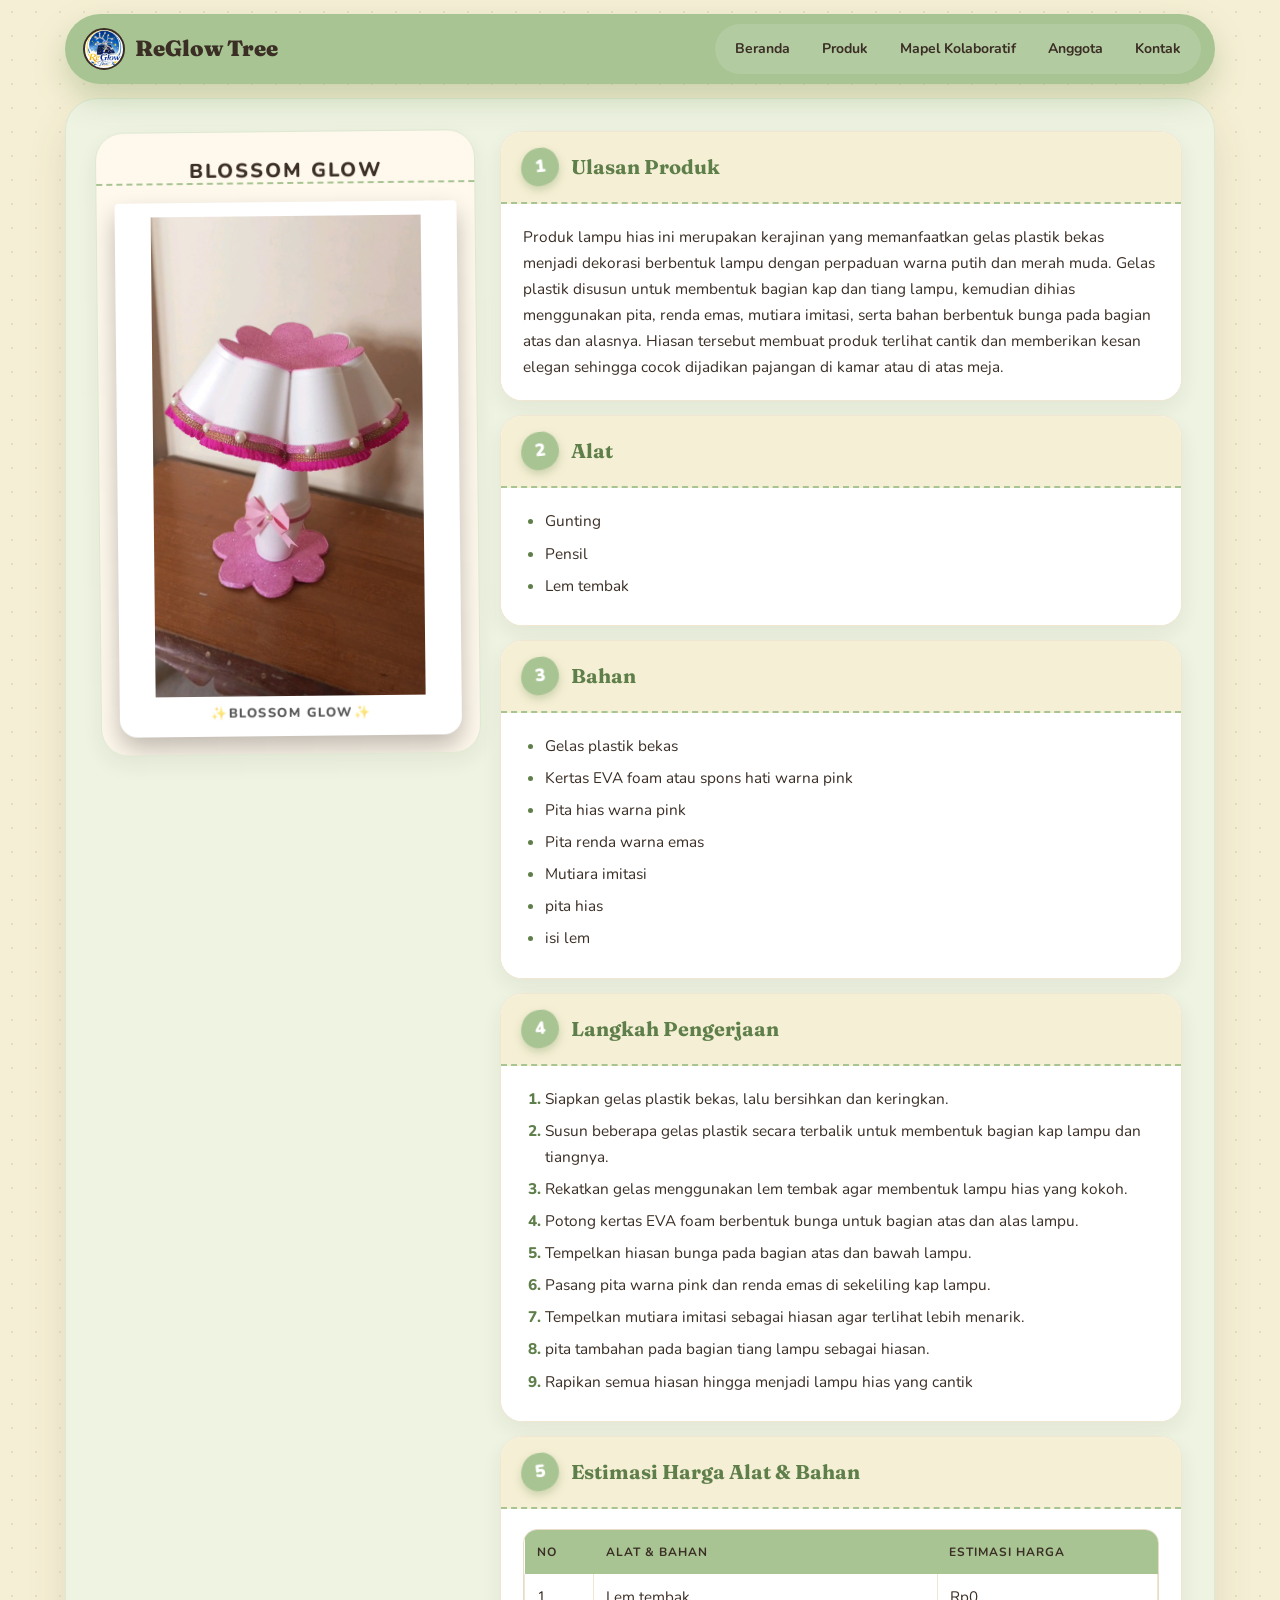
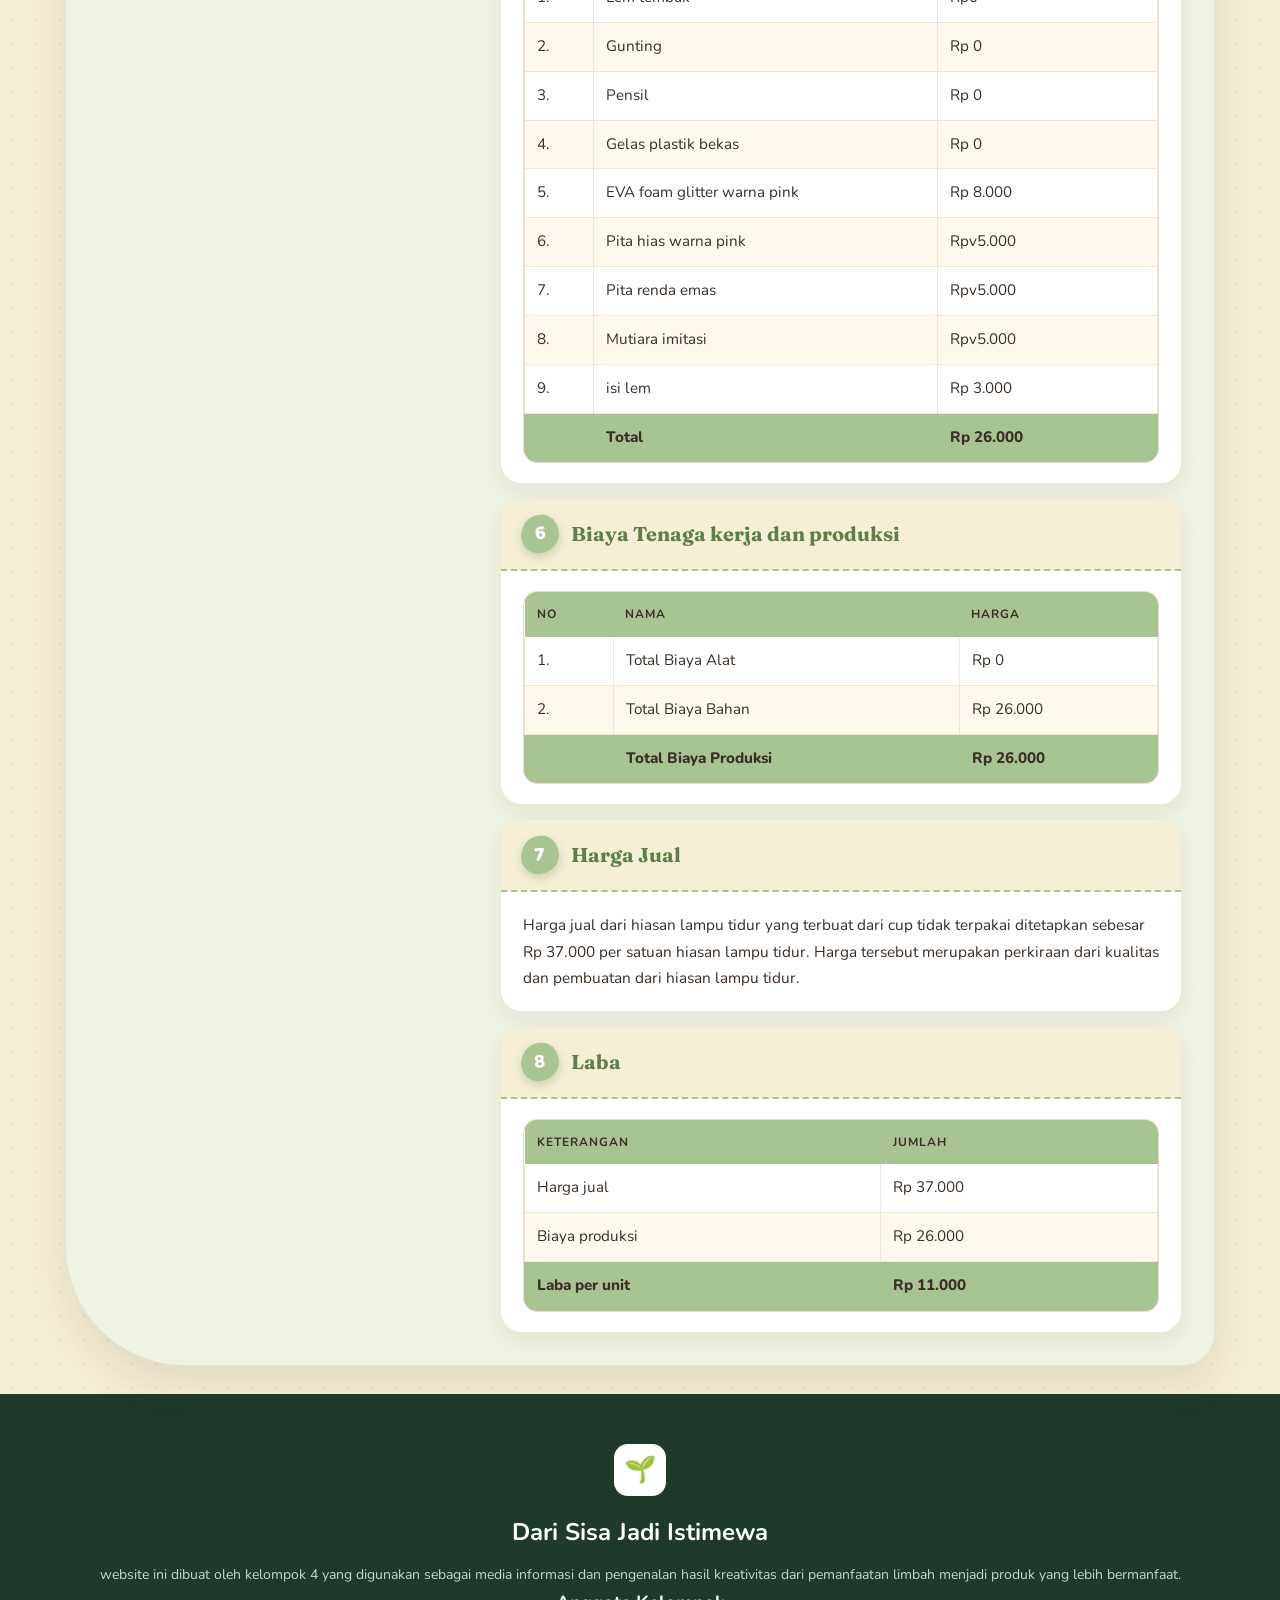
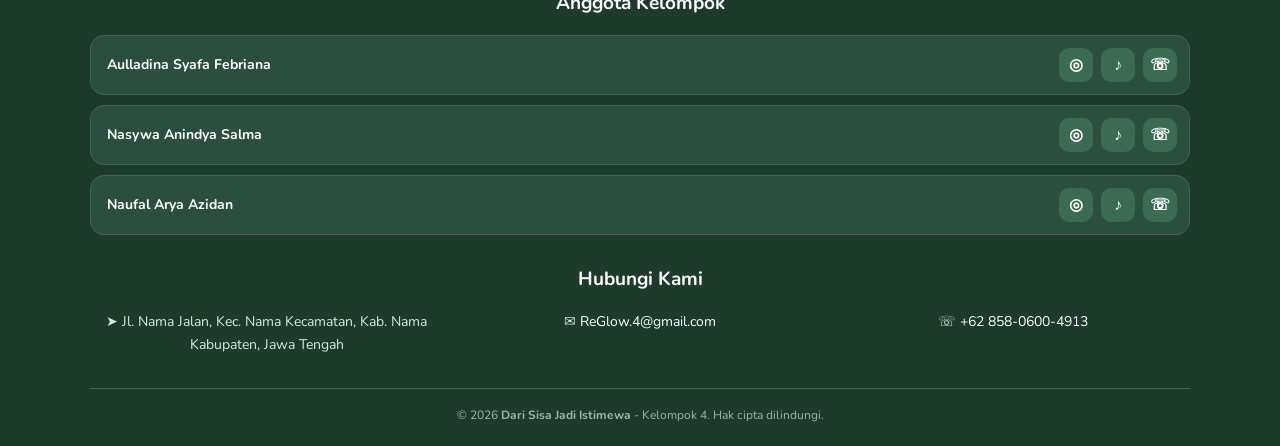
<file: produk2.html>
<!DOCTYPE html>
<html lang="en">
<head>
    <meta charset="UTF-8">
    <meta name="viewport" content="width=device-width, initial-scale=1.0">
    <title>Document</title>
    <link rel="stylesheet" href="produk2.css">
</head>

<body>
    <nav>
    <div class="nav-container">
            <div class="logo">
                <img src="logoproduk-removebg-preview.png" alt="ReGlow Tree Logo">
                <span>ReGlow Tree</span>
            </div>
      <div class="container">
        <ul>
            <li><a href="index.html#home">Beranda</a></li>
            <li><a href="index.html#produk">Produk</a></li>
            <li><a href="index.html#mapel">Mapel Kolaboratif</a></li>
            <li><a href="index.html#member-wo">Anggota</a></li>
            <li><a href="index.html#contact">Kontak</a></li>
        </ul>
      </div>
      </div>
    </nav>

    <div class="box">
        <div class="main-container">
            <section class="card">
                <div class="card-title"><h1></h1></div>
                <div class="card-body">
    <div class="box-img">
      <img src="cup lampu.jpeg" alt="card" class="card-img">
    </div>
</section>
<aside class="right-content">
    <section class="card">
    <div class="card-title"><h3>Ulasan Produk</h3></div>
    <div class="card-body">
        <p>
            Produk lampu hias ini merupakan kerajinan yang memanfaatkan gelas plastik bekas menjadi dekorasi berbentuk lampu dengan perpaduan warna putih dan merah muda. Gelas plastik disusun untuk membentuk bagian kap dan tiang lampu, kemudian dihias menggunakan pita, renda emas, mutiara imitasi, serta bahan berbentuk bunga pada bagian atas dan alasnya. Hiasan tersebut membuat produk terlihat cantik dan memberikan kesan elegan sehingga cocok dijadikan pajangan di kamar atau di atas meja. 
        </p>
    </div>
    </section>

    <section class="card">
          <div class="card-title"><h2>Alat</h2></div>
          <div class="card-body">
        <ul >
            <li>Gunting</li>
            <li>Pensil</li>
            <li>Lem tembak</li>
        </ul>
         </div>
    </section>
          
    <section class="card">
          <div class="card-title"><h2>Bahan</h2></div>
          <div class="card-body">
        <ul>
            <li>Gelas plastik bekas</li>
            <li>Kertas EVA foam atau spons hati warna pink</li>
            <li>Pita hias warna pink</li>
            <li>Pita renda warna emas</li>
            <li>Mutiara imitasi</li>
            <li>pita hias</li>
            <li>isi lem</li>
        </ul>
    </div>
    </section>

    <section class="card">
          <div class="card-title"><h2>Langkah Pengerjaan</h2></div>
          <div class="card-body">
        <ol>
            <li>Siapkan gelas plastik bekas, lalu bersihkan dan keringkan.</li>
                <li>Susun beberapa gelas plastik secara terbalik untuk membentuk bagian kap lampu dan tiangnya.</li>
                <li>Rekatkan gelas menggunakan lem tembak agar membentuk lampu hias yang kokoh.</li>
                <li>Potong kertas EVA foam berbentuk bunga untuk bagian atas dan alas lampu.</li>
                <li>Tempelkan hiasan bunga pada bagian atas dan bawah lampu.</li>
                <li>Pasang pita warna pink dan renda emas di sekeliling kap lampu.</li>
                <li>Tempelkan mutiara imitasi sebagai hiasan agar terlihat lebih menarik.</li>
                <li>pita tambahan pada bagian tiang lampu sebagai hiasan.</li>
                <li>Rapikan semua hiasan hingga menjadi lampu hias yang cantik</li>
        </ol>
    </div>
    </section>

    <section class="card">
          <div class="card-title"><h2>Estimasi Harga Alat & Bahan</h2></div>
          <div class="card-body">
            <div class="table-wrap">
            <table>
            <thead>
                <tr><th>No</th><th>Alat & Bahan</th><th>Estimasi Harga</th></tr>
            <tbody>
                <tr><td>1.</td><td>Lem tembak  </td><td>Rp0</td></tr>
                <tr><td>2.</td><td>Gunting</td><td>Rp 0</td></tr>
                <tr><td>3.</td><td>Pensil</td><td>Rp 0</td></tr>
                <tr><td>4.</td><td>Gelas plastik bekas</td><td>Rp 0</td></tr>
                <tr><td>5.</td><td>EVA foam glitter warna pink</td><td>Rp 8.000</td></tr>
                <tr><td>6.</td><td>Pita hias warna pink</td><td>Rpv5.000</td></tr>
                <tr><td>7.</td><td>Pita renda emas</td><td>Rpv5.000</td></tr>
                <tr><td>8.</td><td>Mutiara imitasi</td><td>Rpv5.000</td></tr>
                <tr><td>9.</td><td>isi lem</td><td>Rp 3.000</td></tr>
                <tr class="total"><td></td><td>Total</td><td>Rp 26.000</td></tr>
            </tbody>
            </table>
            </div>
          </div>
    </section>

    <section class="card">
          <div class="card-title"><h2>Biaya Tenaga kerja dan produksi</h2></div>
          <div class="card-body">
            <div class="table-wrap">
        <table>
            <thead>
                <tr><th>No</th><th>Nama</th><th>Harga</th></tr>
            </thead>
            <tbody>
                <tr><td>1.</td><td>Total Biaya Alat</td><td>Rp 0</td></tr>
                <tr><td>2.</td><td>Total Biaya Bahan</td><td>Rp 26.000</td></tr>
                <tr class="total"><td></td><td>Total Biaya Produksi</td><td>Rp 26.000</td></tr>
            </tbody>
        </table>
            </div>
        </div>
    </section>

    <section class="card">
          <div class="card-title"><h2>Harga Jual</h2></div>
          <div class="card-body">
        <p>
            Harga jual dari hiasan lampu tidur yang terbuat dari cup tidak terpakai ditetapkan sebesar Rp 37.000 per satuan hiasan lampu tidur. Harga tersebut merupakan perkiraan dari kualitas dan pembuatan dari hiasan lampu tidur.
        </p>
          </div>
    </section>

<section class="card">
          <div class="card-title"><h2>Laba</h2></div>
          <div class="card-body">
            <div class="table-wrap">
        <table>
            <thead>
                <tr><th>Keterangan</th><th>Jumlah</th></tr>
            </thead>
            <tbody>
                <tr><td>Harga jual</td><td>Rp 37.000</td></tr>
                <tr><td>Biaya produksi</td><td>Rp 26.000</td></tr>
                <tr class="total"><td>Laba per unit</td><td>Rp 11.000</td></tr>
            </tbody>
        </table>
            </div>
    </section>
    </aside>
    </div>
</div>


<footer class="footer">
    <div class="footer-container">

      <!-- KOLOM 1 - TETAP KE BAWAH -->
      <div class="footer-brand">
        <div class="footer-logo">🌱</div>
        <h2>Dari Sisa Jadi Istimewa</h2>
        <p>website ini dibuat oleh kelompok 4 yang digunakan sebagai media informasi dan pengenalan hasil kreativitas
          dari pemanfaatan limbah menjadi produk yang lebih bermanfaat.</p>
      </div>

      <!-- KOLOM 2 - TETAP KE BAWAH -->
      <div class="footer-anggota">
        <h3>Anggota Kelompok</h3>

        <div class="anggota-item">
          <span>Aulladina Syafa Febriana</span>
          <div class="anggota-icon">
            <a href="https://instagram.com/sunsya4">◎</a>
            <a href="https://www.tiktok.com/@mo0nsya4">♪ </a>
            <a href="https://wa.me/qr/DJWFDWNZ7PPBK1?s=r">☏</a>
          </div>
        </div>

        <div class="anggota-item">
          <span>Nasywa Anindya Salma</span>
          <div class="anggota-icon">
            <a href="https://www.instagram.com/_wawansw4?xtok=OXV5OGFmNzF0OXVo">◎</a>
            <a href="https://tiktok.com/@nswaw_">♪ </a>
            <a href="https://wa.me/qr/JW5PR7WBBWBSB1">☏</a>
          </div>
        </div>

        <div class="anggota-item">
          <span>Naufal Arya Azidan</span>
          <div class="anggota-icon">
            <a href="https://www.instagram.com/opo.arya?mdxt=MXF2NWVqNnI5OXY2dQ==">◎</a>
            <a href="https://tiktok.com/@miegorengsedwap">♪ </a>
            <a href="https://wa.me/6285602541232">☏</a>
          </div>
        </div>
      </div>

      <!-- KOLOM 3 - INI DOANG YANG KESAMPING -->
      <div class="footer-kontak">
        <h3>Hubungi Kami</h3>
        <div class="kontak-list">
          <p>➤ Jl. Nama Jalan, Kec. Nama Kecamatan, Kab. Nama Kabupaten, Jawa Tengah</p>
          <p>✉ <a href="mailto:aryabaikk0@gmail.com">ReGlow.4@gmail.com</a></p>
          <p>☏ <a href="https://wa.me/qr/DJWFDWNZ7PPBK1?s=r">+62 858-0600-4913</a></p>
        </div>
      </div>

      <div class="footer-bottom">
        <p>© 2026 <b>Dari Sisa Jadi Istimewa</b> - Kelompok 4. Hak cipta dilindungi.</p>
      </div>

    </div>
  </footer>

</body>
</html>
</file>
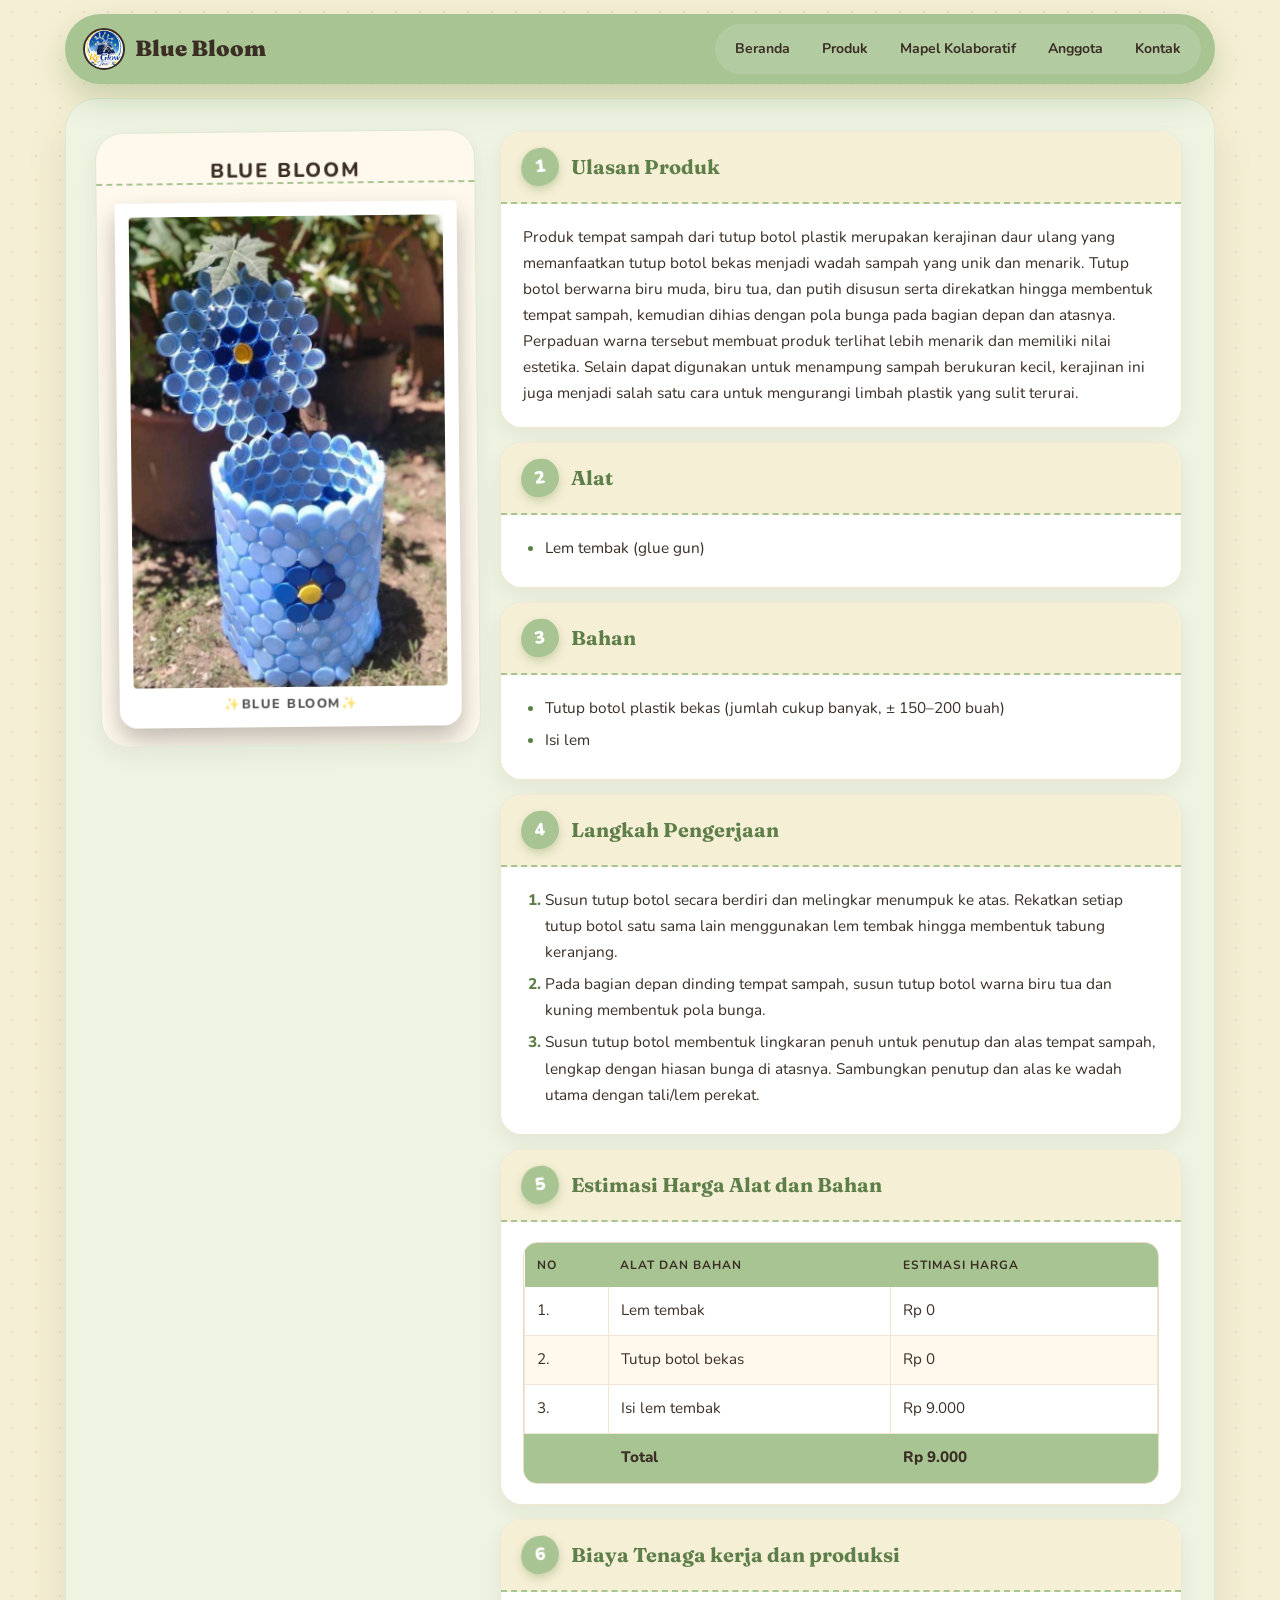
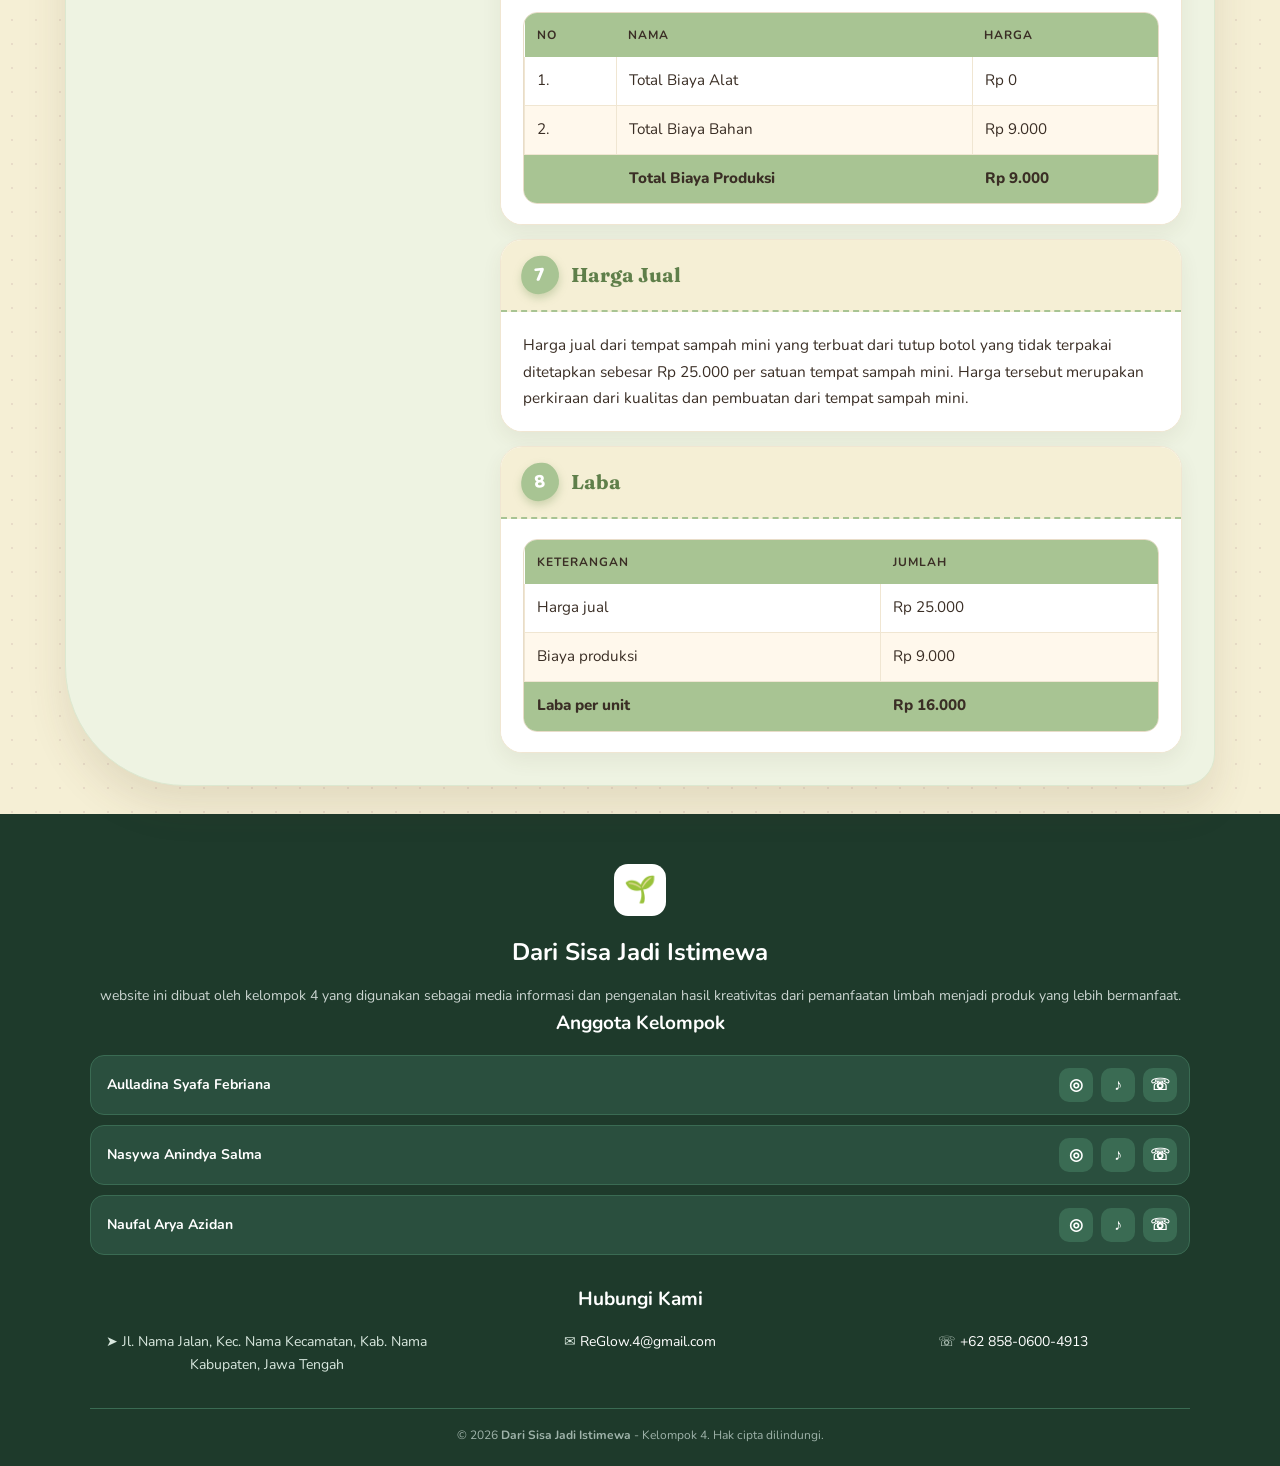
<file: produk3.html>
<!DOCTYPE html>
<html lang="en">

<head>
    <meta charset="UTF-8">
    <meta name="viewport" content="width=device-width, initial-scale=1.0">
    <title>Blue Bloom</title>
    <link rel="stylesheet" href="produk3.css">
</head>

<body>
    <nav>
        <div class="nav-container">
            <div class="logo">
                <img src="logoproduk-removebg-preview.png" alt="ReGlow Tree Logo">
                <span>Blue Bloom</span>
            </div>
            <div class="container">
                <ul>
                    <li><a href="index.html#home">Beranda</a></li>
                    <li><a href="index.html#produk">Produk</a></li>
                    <li><a href="index.html#mapel">Mapel Kolaboratif</a></li>
                    <li><a href="index.html#member-wo">Anggota</a></li>
                    <li><a href="index.html#contact">Kontak</a></li>
                </ul>
            </div>
        </div>
    </nav>

    <div class="box">
        <div class="main-container">
            <section class="card">
                <div class="card-title">
                    <h1></h1>
                </div>
                <div class="card-body">
                    <div class="box-img">
                        <img src="tempat sampah.jpeg" alt="card" class="card-img">
                    </div>
                </div>
            </section>

            <aside class="right-content">
                <section class="card">
                    <div class="card-title">
                        <h3>Ulasan Produk</h3>
                    </div>
                    <div class="card-body">
                        <p>
                            Produk tempat sampah dari tutup botol plastik merupakan kerajinan daur ulang yang
                            memanfaatkan tutup botol bekas menjadi wadah sampah yang unik dan menarik. Tutup botol
                            berwarna biru muda, biru tua, dan putih disusun serta direkatkan hingga membentuk tempat
                            sampah, kemudian dihias dengan pola bunga pada bagian depan dan atasnya. Perpaduan warna
                            tersebut membuat produk terlihat lebih menarik dan memiliki nilai estetika. Selain dapat
                            digunakan untuk menampung sampah berukuran kecil, kerajinan ini juga menjadi salah satu
                            cara untuk mengurangi limbah plastik yang sulit terurai.
                        </p>
                    </div>
                </section>

                <section class="card">
                    <div class="card-title">
                        <h2>Alat</h2>
                    </div>
                    <div class="card-body">
                        <ul>
                            <li>Lem tembak (glue gun)</li>
                        </ul>
                    </div>
                </section>

                <section class="card">
                    <div class="card-title">
                        <h2>Bahan</h2>
                    </div>
                    <div class="card-body">
                        <ul>
                            <li>Tutup botol plastik bekas (jumlah cukup banyak, ± 150–200 buah)</li>
                            <li>Isi lem</li>
                        </ul>
                    </div>
                </section>

                <section class="card">
                    <div class="card-title">
                        <h2>Langkah Pengerjaan</h2>
                    </div>
                    <div class="card-body">
                        <ol>
                            <li>Susun tutup botol secara berdiri dan melingkar menumpuk ke atas. Rekatkan setiap tutup
                                botol satu sama lain menggunakan lem tembak hingga membentuk tabung keranjang.</li>
                            <li>Pada bagian depan dinding tempat sampah, susun tutup botol warna biru tua dan kuning
                                membentuk pola bunga.</li>
                            <li>Susun tutup botol membentuk lingkaran penuh untuk penutup dan alas tempat sampah,
                                lengkap dengan hiasan bunga di atasnya. Sambungkan penutup dan alas ke wadah utama
                                dengan tali/lem perekat.</li>
                        </ol>
                    </div>
                </section>

                <section class="card">
                    <div class="card-title">
                        <h2>Estimasi Harga Alat dan Bahan</h2>
                    </div>
                    <div class="card-body">
                        <div class="table-wrap">
                            <table>
                                <thead>
                                    <tr>
                                        <th>No</th>
                                        <th>Alat dan Bahan</th>
                                        <th>Estimasi Harga</th>
                                    </tr>
                                </thead>
                                <tbody>
                                    <tr>
                                        <td>1.</td>
                                        <td>Lem tembak</td>
                                        <td>Rp 0</td>
                                    </tr>
                                    <tr>
                                        <td>2.</td>
                                        <td>Tutup botol bekas</td>
                                        <td>Rp 0</td>
                                    </tr>
                                    <tr>
                                        <td>3.</td>
                                        <td>Isi lem tembak</td>
                                        <td>Rp 9.000</td>
                                    </tr>
                                    <tr class="total">
                                        <td></td>
                                        <td>Total</td>
                                        <td>Rp 9.000</td>
                                    </tr>
                                </tbody>
                            </table>
                        </div>
                    </div>
                </section>

                <section class="card">
                    <div class="card-title">
                        <h2>Biaya Tenaga kerja dan produksi</h2>
                    </div>
                    <div class="card-body">
                        <div class="table-wrap">
                            <table>
                                <thead>
                                    <tr>
                                        <th>No</th>
                                        <th>Nama</th>
                                        <th>Harga</th>
                                    </tr>
                                </thead>
                                <tbody>
                                    <tr>
                                        <td>1.</td>
                                        <td>Total Biaya Alat</td>
                                        <td>Rp 0</td>
                                    </tr>
                                    <tr>
                                        <td>2.</td>
                                        <td>Total Biaya Bahan</td>
                                        <td>Rp 9.000</td>
                                    </tr>
                                    <tr class="total">
                                        <td></td>
                                        <td>Total Biaya Produksi</td>
                                        <td>Rp 9.000</td>
                                    </tr>
                                </tbody>
                            </table>
                        </div>
                    </div>
                </section>

                <section class="card">
                    <div class="card-title">
                        <h2>Harga Jual</h2>
                    </div>
                    <div class="card-body">
                        <p>
                            Harga jual dari tempat sampah mini yang terbuat dari tutup botol yang tidak terpakai
                            ditetapkan sebesar Rp 25.000 per satuan tempat sampah mini. Harga tersebut merupakan
                            perkiraan dari kualitas dan pembuatan dari tempat sampah mini.
                        </p>
                    </div>
                </section>

                <section class="card">
                    <div class="card-title">
                        <h2>Laba</h2>
                    </div>
                    <div class="card-body">
                        <div class="table-wrap">
                            <table>
                                <thead>
                                    <tr>
                                        <th>Keterangan</th>
                                        <th>Jumlah</th>
                                    </tr>
                                </thead>
                                <tbody>
                                    <tr>
                                        <td>Harga jual</td>
                                        <td>Rp 25.000</td>
                                    </tr>
                                    <tr>
                                        <td>Biaya produksi</td>
                                        <td>Rp 9.000</td>
                                    </tr>
                                    <tr class="total">
                                        <td>Laba per unit</td>
                                        <td>Rp 16.000</td>
                                    </tr>
                                </tbody>
                            </table>
                        </div>
                    </div>
                </section>
            </aside>
        </div>
    </div>

    <footer class="footer">
        <div class="footer-container">
            <div class="footer-brand">
                <div class="footer-logo">🌱</div>
                <h2>Dari Sisa Jadi Istimewa</h2>
                <p>website ini dibuat oleh kelompok 4 yang digunakan sebagai media informasi dan pengenalan
                    hasil kreativitas dari pemanfaatan limbah menjadi produk yang lebih bermanfaat.</p>
            </div>

            <div class="footer-anggota">
                <h3>Anggota Kelompok</h3>

                <div class="anggota-item">
                    <span>Aulladina Syafa Febriana</span>
                    <div class="anggota-icon">
                        <a href="https://instagram.com/sunsya4">◎</a>
                        <a href="https://www.tiktok.com/@mo0nsya4">♪ </a>
                        <a href="https://wa.me/qr/DJWFDWNZ7PPBK1?s=r">☏</a>
                    </div>
                </div>

                <div class="anggota-item">
                    <span>Nasywa Anindya Salma</span>
                    <div class="anggota-icon">
                        <a href="https://www.instagram.com/_wawansw4?xtok=OXV5OGFmNzF0OXVo">◎</a>
                        <a href="https://tiktok.com/@nswaw_">♪ </a>
                        <a href="https://wa.me/qr/JW5PR7WBBWBSB1">☏</a>
                    </div>
                </div>

                <div class="anggota-item">
                    <span>Naufal Arya Azidan</span>
                    <div class="anggota-icon">
                        <a href="https://www.instagram.com/opo.arya?mdxt=MXF2NWVqNnI5OXY2dQ==">◎</a>
                        <a href="https://tiktok.com/@miegorengsedwap">♪ </a>
                        <a href="https://wa.me/6285602541232">☏</a>
                    </div>
                </div>
            </div>

            <div class="footer-kontak">
                <h3>Hubungi Kami</h3>
                <div class="kontak-list">
                    <p>➤ Jl. Nama Jalan, Kec. Nama Kecamatan, Kab. Nama Kabupaten, Jawa Tengah</p>
                    <p>✉ <a href="mailto:aryabaikk0@gmail.com">ReGlow.4@gmail.com</a></p>
                    <p>☏ <a href="https://wa.me/qr/DJWFDWNZ7PPBK1?s=r">+62 858-0600-4913</a></p>
                </div>
            </div>

            <div class="footer-bottom">
                <p>© 2026 <b>Dari Sisa Jadi Istimewa</b> - Kelompok 4. Hak cipta dilindungi.</p>
            </div>

        </div>
    </footer>

</body>

</html>
</file>
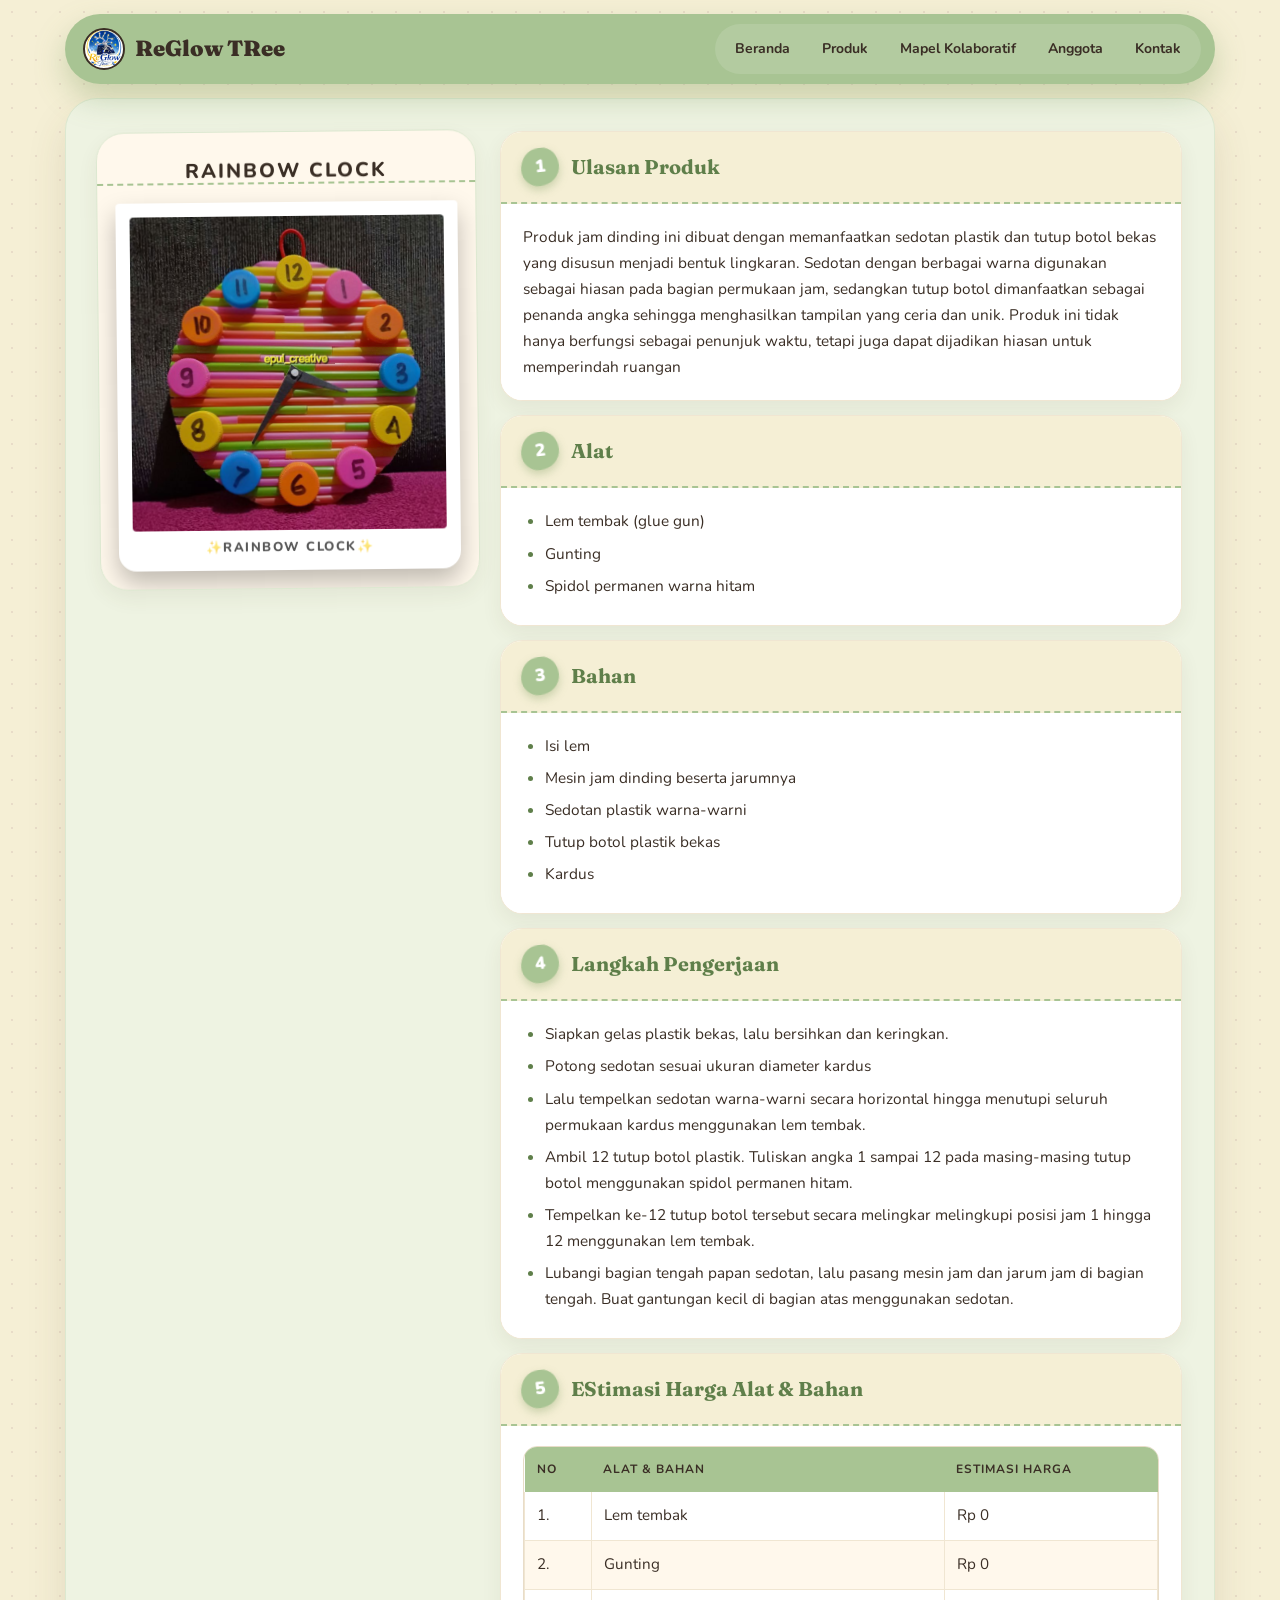
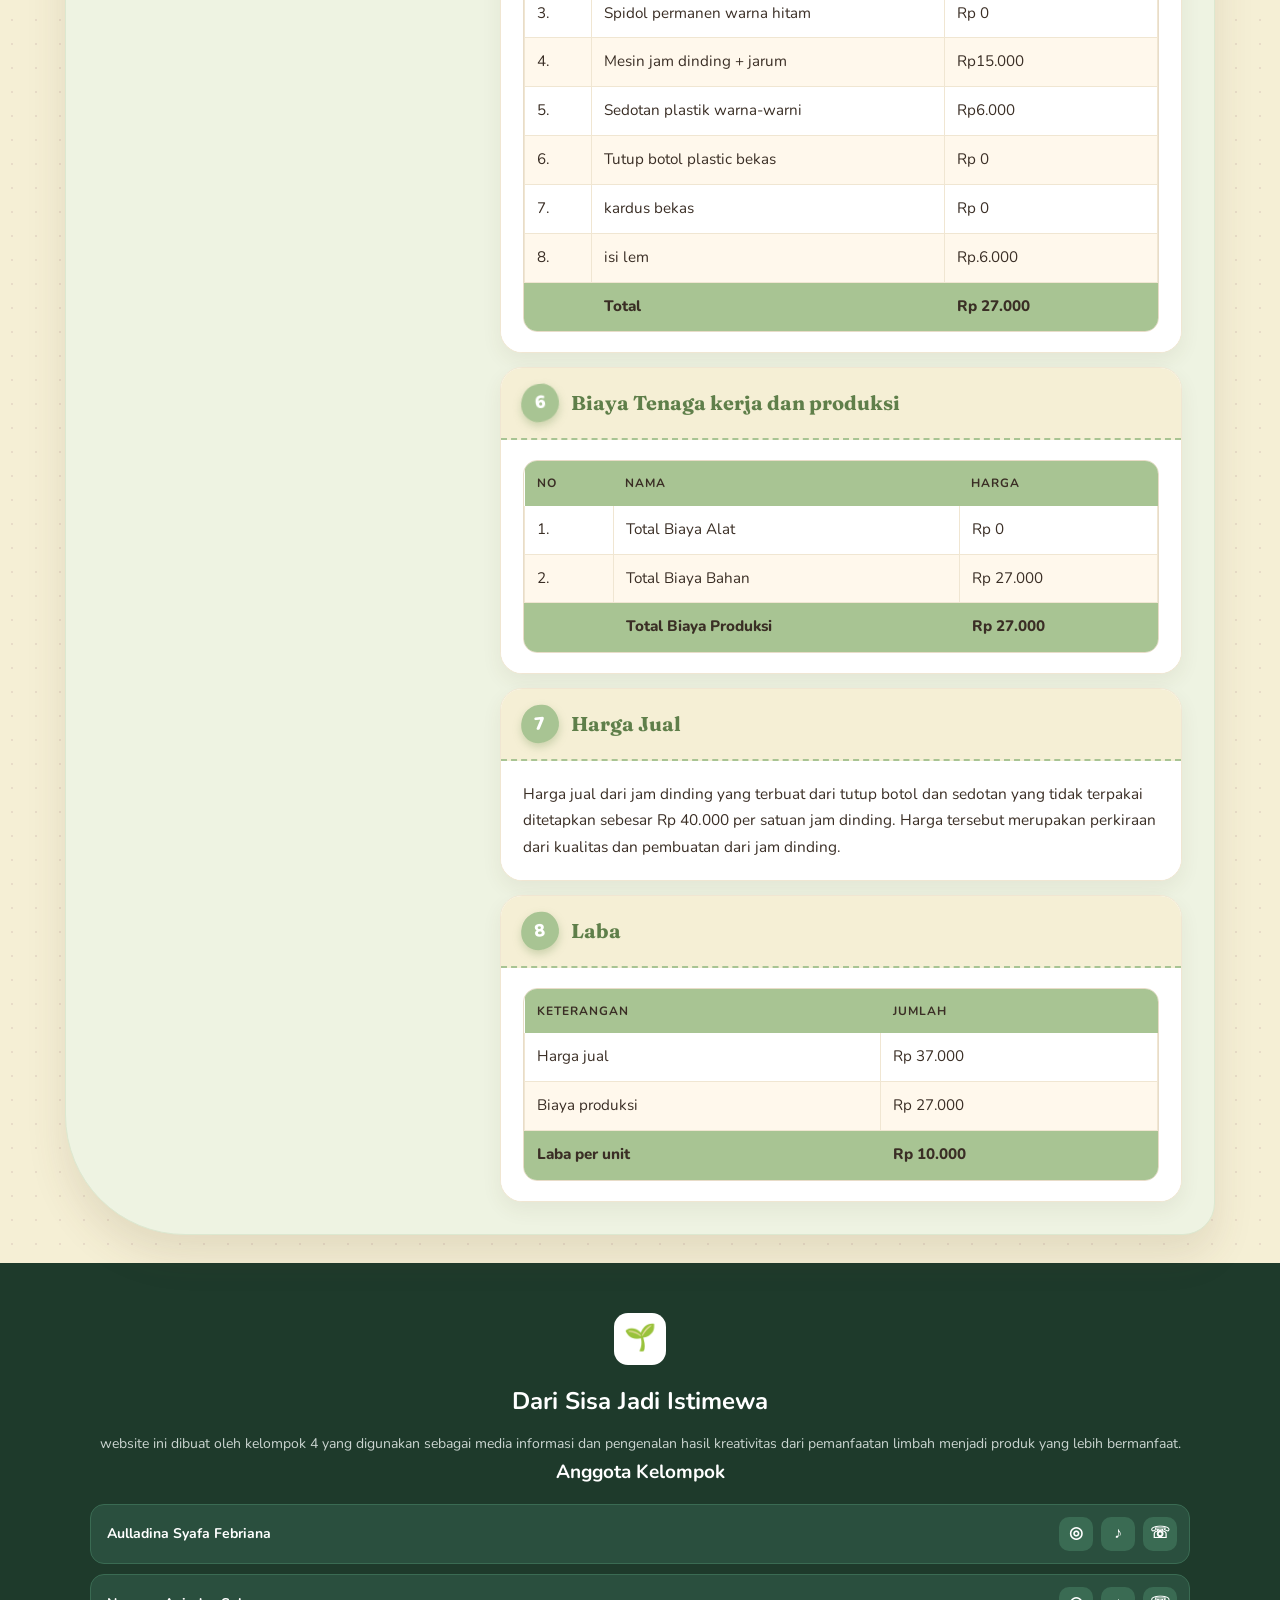
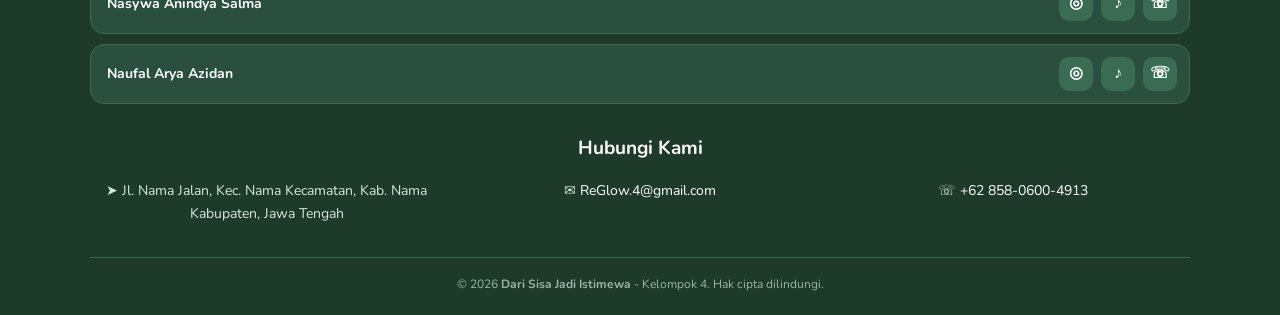
<file: produk4.html>
<!DOCTYPE html>
<html lang="en">

<head>
    <meta charset="UTF-8">
    <meta name="viewport" content="width=device-width, initial-scale=1.0">
    <title>Document</title>
    <link rel="stylesheet" href="produk4.css">
</head>

<body>
    <nav>
        <div class="nav-container">
            <div class="logo">
                <img src="logoproduk-removebg-preview.png" alt="ReGlow Tree Logo">
                <span>ReGlow TRee</span>
            </div>
            <div class="container">
                <ul>
                    <li><a href="index.html#home">Beranda</a></li>
                    <li><a href="index.html#produk">Produk</a></li>
                    <li><a href="index.html#mapel">Mapel Kolaboratif</a></li>
                    <li><a href="index.html#member-wo">Anggota</a></li>
                    <li><a href="index.html#contact">Kontak</a></li>
                </ul>
            </div>
        </div>
    </nav>

    <div class="box">
        <div class="main-container">
            <section class="card">
                <div class="card-title">
                    <h1></h1>
                </div>
                <div class="card-body">
                    <div class="box-img">
                        <img src="jam.jpeg" alt="card" class="card-img">
                    </div>
                </div>
            </section>
            <aside class="right-content">
                <section class="card">
                    <div class="card-title">
                        <h3>Ulasan Produk</h3>
                    </div>
                    <div class="card-body">
                        <div>
                            <p>
                                Produk jam dinding ini dibuat dengan memanfaatkan sedotan plastik dan tutup botol bekas
                                yang disusun menjadi bentuk lingkaran. Sedotan dengan berbagai warna digunakan sebagai
                                hiasan pada bagian permukaan jam, sedangkan tutup botol dimanfaatkan sebagai penanda
                                angka sehingga menghasilkan tampilan yang ceria dan unik. Produk ini tidak hanya
                                berfungsi sebagai penunjuk waktu, tetapi juga dapat dijadikan hiasan untuk memperindah
                                ruangan
                            </p>
                        </div>
                    </div>
                </section>

                <section class="card">
                    <div class="card-title">
                        <h2>Alat</h2>
                    </div>
                    <div class="card-body">
                        <ul>
                            <li>Lem tembak (glue gun) </li>
                            <li>Gunting</li>
                            <li>Spidol permanen warna hitam</li>
                        </ul>
                    </div>
                </section>

                <section class="card">
                    <div class="card-title">
                        <h2>Bahan</h2>
                    </div>
                    <div class="card-body">
                        <ul>
                            <li>Isi lem</li>
                            <li>Mesin jam dinding beserta jarumnya </li>
                            <li>Sedotan plastik warna-warni </li>
                            <li>Tutup botol plastik bekas </li>
                            <li>Kardus</li>
                        </ul>
                    </div>
                </section>

                <section class="card">
                    <div class="card-title">
                        <h2>Langkah Pengerjaan</h2>
                    </div>
                    <div class="card-body">
                        <ul>
                            <li>Siapkan gelas plastik bekas, lalu bersihkan dan keringkan.</li>
                            <li>Potong sedotan sesuai ukuran diameter kardus</li>
                            <li>Lalu tempelkan sedotan warna-warni secara horizontal hingga menutupi seluruh permukaan
                                kardus menggunakan lem tembak.</li>
                            <li>Ambil 12 tutup botol plastik. Tuliskan angka 1 sampai 12 pada masing-masing tutup botol
                                menggunakan spidol permanen hitam.</li>
                            <li>Tempelkan ke-12 tutup botol tersebut secara melingkar melingkupi posisi jam 1 hingga 12
                                menggunakan lem tembak.</li>
                            <li>Lubangi bagian tengah papan sedotan, lalu pasang mesin jam dan jarum jam di bagian
                                tengah. Buat gantungan kecil di bagian atas menggunakan sedotan.</li>
                        </ul>
                    </div>
                </section>

                <section class="card">
                    <div class="card-title">
                        <h2>EStimasi Harga Alat & Bahan</h2>
                    </div>
                    <div class="card-body">
                        <div class="table-wrap">
                            <table>
                                <thead>
                                    <tr>
                                        <th>No</th>
                                        <th>Alat & Bahan</th>
                                        <th>Estimasi Harga</th>
                                    </tr>
                                </thead>
                                <tbody>
                                    <tr>
                                        <td>1.</td>
                                        <td>Lem tembak</td>
                                        <td>Rp 0</td>
                                    </tr>
                                    <tr>
                                        <td>2.</td>
                                        <td>Gunting</td>
                                        <td>Rp 0</td>
                                    </tr>
                                    <tr>
                                        <td>3.</td>
                                        <td>Spidol permanen warna hitam</td>
                                        <td>Rp 0</td>
                                    </tr>
                                    <tr>
                                        <td>4.</td>
                                        <td>Mesin jam dinding + jarum</td>
                                        <td>Rp15.000</td>
                                    </tr>
                                    <tr>
                                        <td>5.</td>
                                        <td>Sedotan plastik warna-warni</td>
                                        <td>Rp6.000</td>
                                    </tr>
                                    <tr>
                                        <td>6.</td>
                                        <td>Tutup botol plastic bekas</td>
                                        <td>Rp 0</td>
                                    </tr>
                                    <tr>
                                        <td>7.</td>
                                        <td>kardus bekas</td>
                                        <td>Rp 0</td>
                                    </tr>
                                    <tr>
                                        <td>8.</td>
                                        <td>isi lem</td>
                                        <td>Rp.6.000</td>
                                    </tr>
                                    <tr class="total">
                                        <td></td>
                                        <td>Total</td>
                                        <td>Rp 27.000</td>
                                    </tr>
                                </tbody>
                            </table>
                        </div>
                    </div>
                </section>

                <section class="card">
                    <div class="card-title">
                        <h2>Biaya Tenaga kerja dan produksi</h2>
                    </div>
                    <div class="card-body">
                        <div class="table-wrap">
                            <table>
                                <thead>
                                    <tr>
                                        <th>No</th>
                                        <th>Nama</th>
                                        <th>Harga</th>
                                    </tr>
                                </thead>
                                <tbody>
                                    <tr>
                                        <td>1.</td>
                                        <td>Total Biaya Alat</td>
                                        <td>Rp 0</td>
                                    </tr>
                                    <tr>
                                        <td>2.</td>
                                        <td>Total Biaya Bahan</td>
                                        <td>Rp 27.000</td>
                                    </tr>
                                    <tr class="total">
                                        <td></td>
                                        <td>Total Biaya Produksi</td>
                                        <td>Rp 27.000</td>
                                    </tr>
                                </tbody>
                            </table>
                        </div>
                    </div>
                </section>

                <section class="card">
                    <div class="card-title">
                        <h2>Harga Jual</h2>
                    </div>
                    <div class="card-body">
                        <P>
                            Harga jual dari jam dinding yang terbuat dari tutup botol dan sedotan yang tidak terpakai
                            ditetapkan sebesar Rp 40.000 per satuan jam dinding. Harga tersebut merupakan perkiraan dari
                            kualitas dan pembuatan dari jam dinding.
                        </P>
                    </div>
                </section>

                <section class="card">
                    <div class="card-title">
                        <h2>Laba</h2>
                    </div>
                    <div class="card-body">
                        <div class="table-wrap">
                            <table>
                                <thead>
                                    <tr>
                                        <th>Keterangan</th>
                                        <th>Jumlah</th>
                                    </tr>
                                </thead>
                                <tbody>
                                    <tr>
                                        <td>Harga jual</td>
                                        <td>Rp 37.000</td>
                                    </tr>
                                    <tr>
                                        <td>Biaya produksi</td>
                                        <td>Rp 27.000</td>
                                    </tr>
                                    <tr class="total">
                                        <td>Laba per unit</td>
                                        <td>Rp 10.000</td>
                                    </tr>
                                </tbody>
                            </table>
                        </div>
                    </div>
                </section>
            </aside>
        </div>
    </div>

    <footer class="footer">
        <div class="footer-container">

            <div class="footer-brand">
                <div class="footer-logo">🌱</div>
                <h2>Dari Sisa Jadi Istimewa</h2>
                <p>website ini dibuat oleh kelompok 4 yang digunakan sebagai media informasi dan pengenalan
                    hasil kreativitas
                    dari pemanfaatan limbah menjadi produk yang lebih bermanfaat.</p>
            </div>

            <div class="footer-anggota">
                <h3>Anggota Kelompok</h3>

                <div class="anggota-item">
                    <span>Aulladina Syafa Febriana</span>
                    <div class="anggota-icon">
                        <a href="https://instagram.com/sunsya4">◎</a>
                        <a href="https://www.tiktok.com/@mo0nsya4">♪ </a>
                        <a href="https://wa.me/qr/DJWFDWNZ7PPBK1?s=r">☏</a>
                    </div>
                </div>

                <div class="anggota-item">
                    <span>Nasywa Anindya Salma</span>
                    <div class="anggota-icon">
                        <a href="https://www.instagram.com/_wawansw4?xtok=OXV5OGFmNzF0OXVo">◎</a>
                        <a href="https://tiktok.com/@nswaw_">♪ </a>
                        <a href="https://wa.me/qr/JW5PR7WBBWBSB1">☏</a>
                    </div>
                </div>

                <div class="anggota-item">
                    <span>Naufal Arya Azidan</span>
                    <div class="anggota-icon">
                        <a href="https://www.instagram.com/opo.arya?mdxt=MXF2NWVqNnI5OXY2dQ==">◎</a>
                        <a href="https://tiktok.com/@miegorengsedwap">♪ </a>
                        <a href="https://wa.me/6285602541232">☏</a>
                    </div>
                </div>
            </div>

            <div class="footer-kontak">
                <h3>Hubungi Kami</h3>
                <div class="kontak-list">
                    <p>➤ Jl. Nama Jalan, Kec. Nama Kecamatan, Kab. Nama Kabupaten, Jawa Tengah</p>
                    <p>✉ <a href="mailto:aryabaikk0@gmail.com">ReGlow.4@gmail.com</a></p>
                    <p>☏ <a href="https://wa.me/qr/DJWFDWNZ7PPBK1?s=r">+62 858-0600-4913</a></p>
                </div>
            </div>

            <div class="footer-bottom">
                <p>© 2026 <b>Dari Sisa Jadi Istimewa</b> - Kelompok 4. Hak cipta dilindungi.</p>
            </div>

        </div>
    </footer>

</body>

</html>
</file>
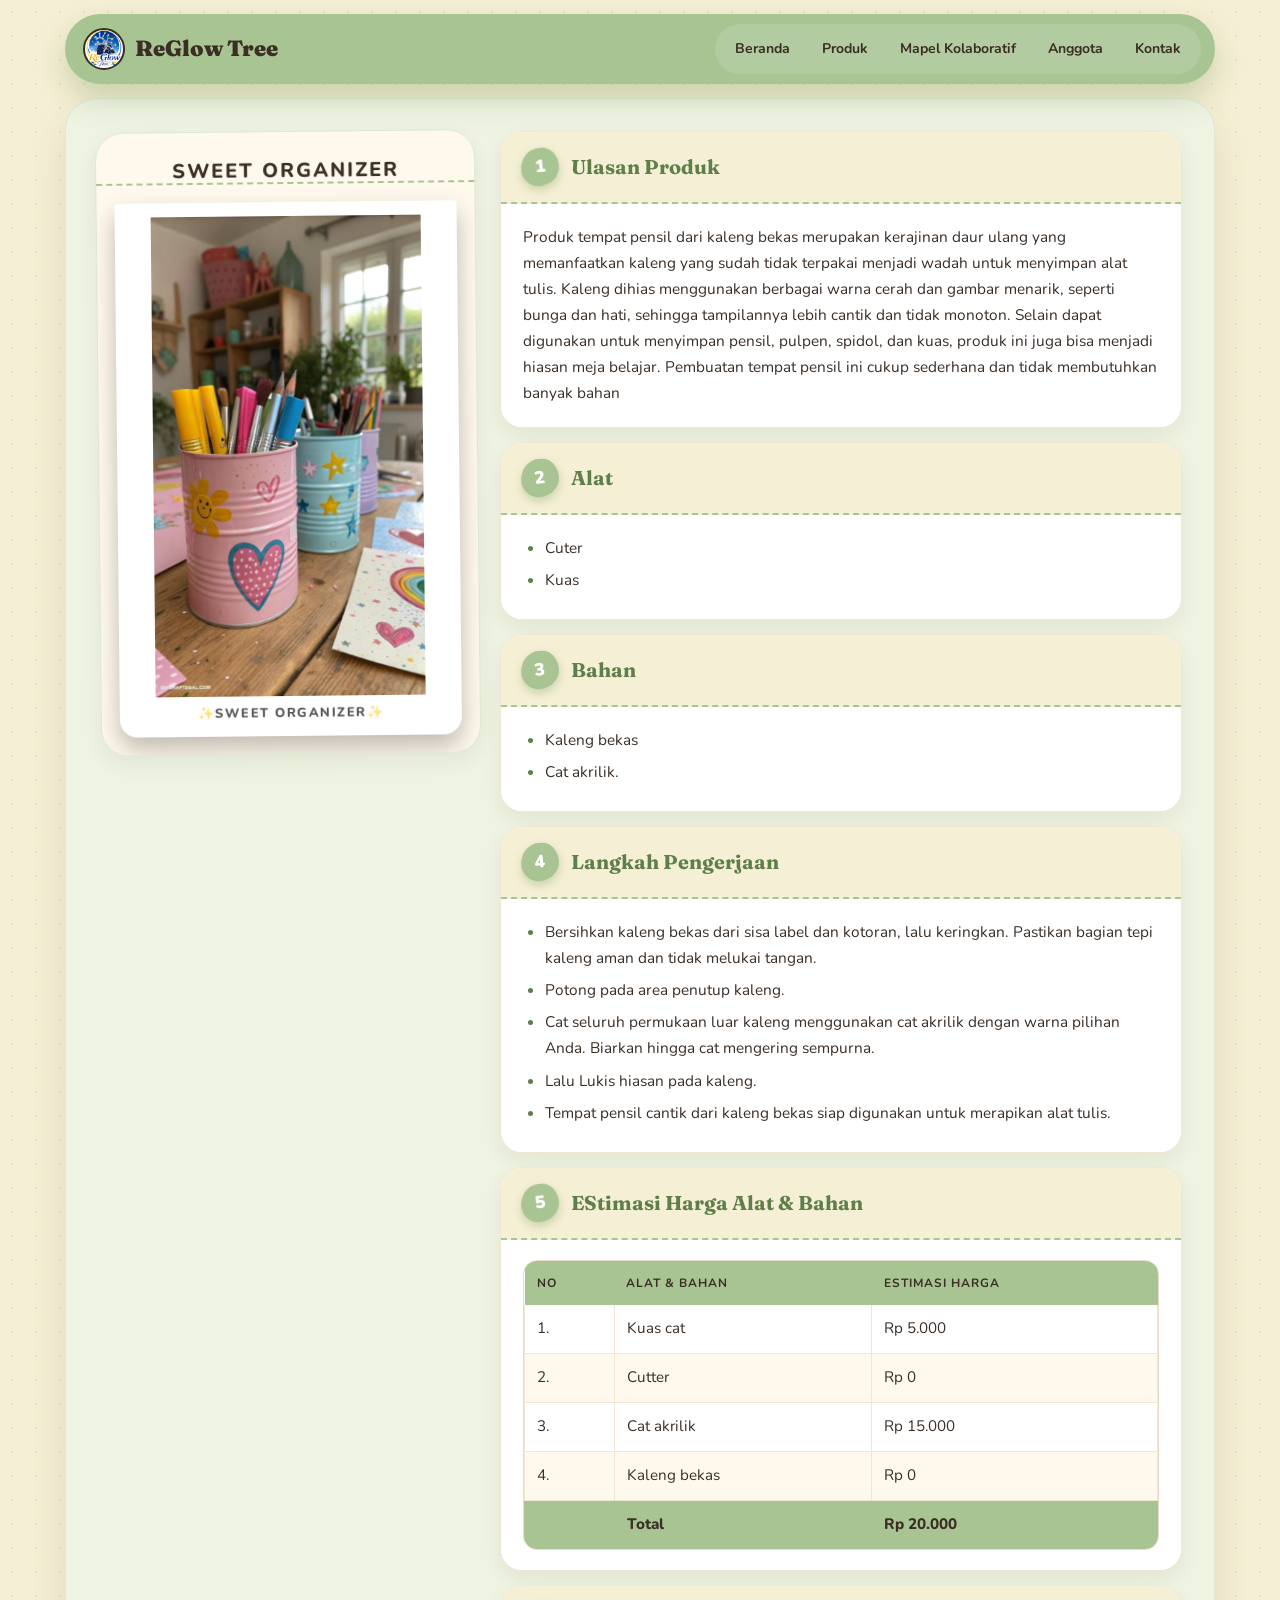
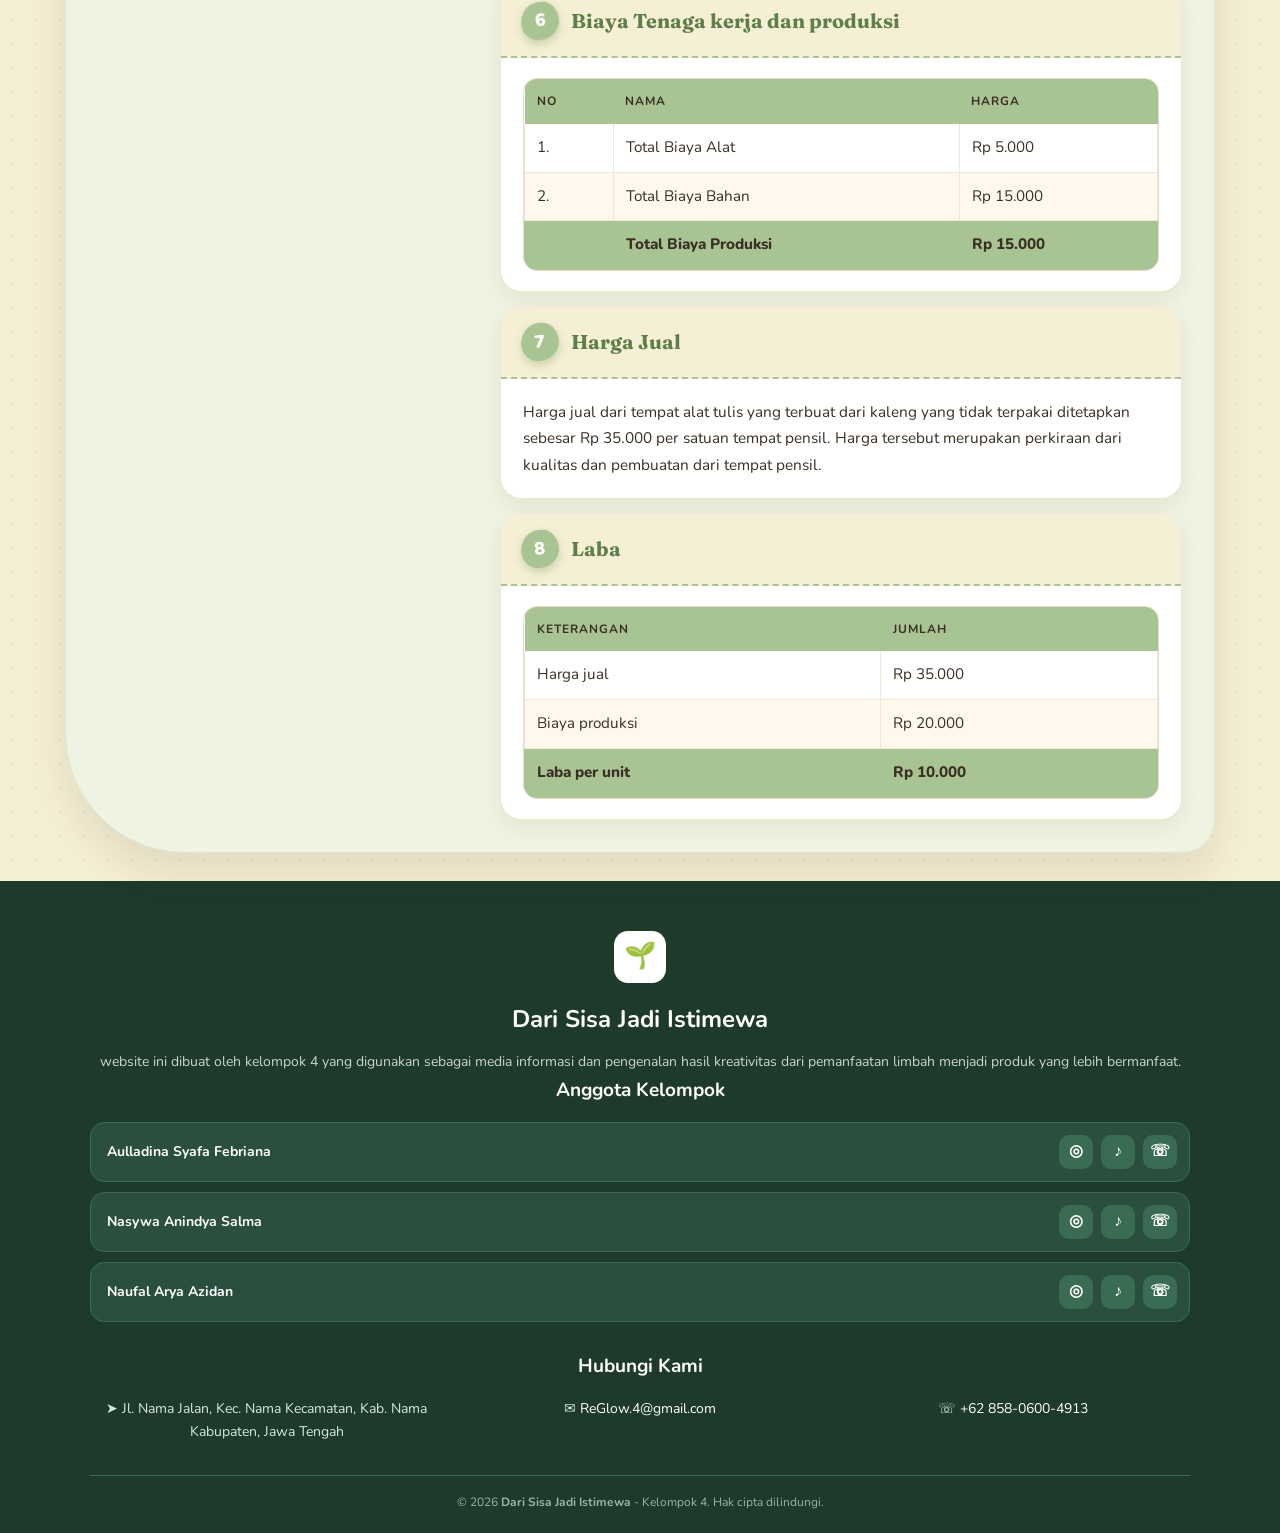
<file: produk5.html>
<!DOCTYPE html>
<html lang="en">

<head>
    <meta charset="UTF-8">
    <meta name="viewport" content="width=device-width, initial-scale=1.0">
    <title>Document</title>
    <link rel="stylesheet" href="produk5.css">
</head>

<body>
    <nav>
        <div class="nav-container">
            <div class="logo">
                <img src="logoproduk-removebg-preview.png" alt="ReGlow Tree Logo">
                <span>ReGlow Tree</span>
            </div>
            <div class="container">
                <ul>
                    <li><a href="index.html#home">Beranda</a></li>
                    <li><a href="index.html#produk">Produk</a></li>
                    <li><a href="index.html#mapel">Mapel Kolaboratif</a></li>
                    <li><a href="index.html#member-wo">Anggota</a></li>
                    <li><a href="index.html#contact">Kontak</a></li>
                </ul>
            </div>
        </div>
    </nav>

    <div class="box">
        <div class="main-container">
            <section class="card">
                <div class="card-title">
                    <h1></h1>
                </div>
                <div class="card-body">
                    <div class="box-img">
                        <img src="tempat pencil.jpeg" alt="card" class="card-img">
                    </div>
            </section>
            <aside class="right-content">
                <section class="card">
                    <div class="card-title">
                        <h3>Ulasan Produk</h3>
                    </div>
                    <div class="card-body">
                        <div>
                            <p>
                                Produk tempat pensil dari kaleng bekas merupakan kerajinan daur ulang yang memanfaatkan
                                kaleng yang sudah tidak terpakai menjadi wadah untuk menyimpan alat tulis. Kaleng dihias
                                menggunakan berbagai warna cerah dan gambar menarik, seperti bunga dan hati, sehingga
                                tampilannya lebih cantik dan tidak monoton. Selain dapat digunakan untuk menyimpan
                                pensil, pulpen, spidol, dan kuas, produk ini juga bisa menjadi hiasan meja belajar.
                                Pembuatan tempat pensil ini cukup sederhana dan tidak membutuhkan banyak bahan
                            </p>
                        </div>
                </section>

                <section class="card">
                    <div class="card-title">
                        <h2>Alat</h2>
                    </div>
                    <div class="card-body">
                        <ul>
                            <li>Cuter</li>
                            <li>Kuas</li>
                        </ul>
                    </div>
                </section>

                <section class="card">
                    <div class="card-title">
                        <h2>Bahan</h2>
                    </div>
                    <div class="card-body">
                        <ul>
                            <li>Kaleng bekas </li>
                            <li>Cat akrilik.</li>
                        </ul>
                    </div>
                </section>

                <section class="card">
                    <div class="card-title">
                        <h2>Langkah Pengerjaan</h2>
                    </div>
                    <div class="card-body">
                        <ul>
                            <li>Bersihkan kaleng bekas dari sisa label dan kotoran, lalu keringkan. Pastikan bagian tepi
                                kaleng aman dan tidak melukai tangan.</li>
                            <li>Potong pada area penutup kaleng.</li>
                            <li>Cat seluruh permukaan luar kaleng menggunakan cat akrilik dengan warna pilihan Anda.
                                Biarkan hingga cat mengering sempurna.</li>
                            <li>Lalu Lukis hiasan pada kaleng.</li>
                            <li>Tempat pensil cantik dari kaleng bekas siap digunakan untuk merapikan alat tulis.</li>
                        </ul>
                    </div>
                </section>

                <section class="card">
                    <div class="card-title">
                        <h2>EStimasi Harga Alat & Bahan</h2>
                    </div>
                    <div class="card-body">
                        <div class="table-wrap">
                            <table>
                                <thead>
                                    <tr>
                                        <th>No</th>
                                        <th>Alat & Bahan</th>
                                        <th>Estimasi Harga</th>
                                    </tr>
                                <tbody>
                                    <tr>
                                        <td>1.</td>
                                        <td>Kuas cat</td>
                                        <td>Rp 5.000</td>
                                    </tr>
                                    <tr>
                                        <td>2.</td>
                                        <td>Cutter</td>
                                        <td>Rp 0</td>
                                    </tr>
                                    <tr>
                                        <td>3.</td>
                                        <td>Cat akrilik</td>
                                        <td>Rp 15.000</td>
                                    </tr>
                                    <tr>
                                        <td>4.</td>
                                        <td>Kaleng bekas</td>
                                        <td>Rp 0</td>
                                    </tr>
                                    <tr class="total">
                                        <td></td>
                                        <td>Total</td>
                                        <td>Rp 20.000</td>
                                    </tr>
                                </tbody>
                            </table>
                        </div>
                    </div>
                </section>

                <section class="card">
                    <div class="card-title">
                        <h2>Biaya Tenaga kerja dan produksi</h2>
                    </div>
                    <div class="card-body">
                        <div class="table-wrap">
                            <table>
                                <thead>
                                    <tr>
                                        <th>No</th>
                                        <th>Nama</th>
                                        <th>Harga</th>
                                    </tr>
                                </thead>
                                <tbody>
                                    <tr>
                                        <td>1.</td>
                                        <td>Total Biaya Alat</td>
                                        <td>Rp 5.000</td>
                                    </tr>
                                    <tr>
                                        <td>2.</td>
                                        <td>Total Biaya Bahan</td>
                                        <td>Rp 15.000</td>
                                    </tr>
                                    <tr class="total">
                                        <td></td>
                                        <td>Total Biaya Produksi</td>
                                        <td>Rp 15.000</td>
                                    </tr>
                                </tbody>
                            </table>
                        </div>
                    </div>
                </section>


                <section class="card">
                    <div class="card-title">
                        <h2>Harga Jual</h2>
                    </div>
                    <div class="card-body">
                        <P>
                            Harga jual dari tempat alat tulis yang terbuat dari kaleng yang tidak terpakai ditetapkan
                            sebesar Rp 35.000 per satuan tempat pensil. Harga tersebut merupakan perkiraan dari kualitas
                            dan pembuatan dari tempat pensil.
                        </P>
                    </div>
                </section>

                <section class="card">
                    <div class="card-title">
                        <h2>Laba</h2>
                    </div>
                    <div class="card-body">
                        <div class="table-wrap">
                            <table>
                                <thead>
                                    <tr>
                                        <th>Keterangan</th>
                                        <th>Jumlah</th>
                                    </tr>
                                </thead>
                                <tbody>
                                    <tr>
                                        <td>Harga jual</td>
                                        <td>Rp 35.000</td>
                                    </tr>
                                    <tr>
                                        <td>Biaya produksi</td>
                                        <td>Rp 20.000</td>
                                    </tr>
                                    <tr class="total">
                                        <td>Laba per unit</td>
                                        <td>Rp 10.000</td>
                                    </tr>
                                </tbody>
                            </table>
                        </div>
                    </div>
                </section>
            </aside>
        </div>
    </div>

    <footer class="footer">
        <div class="footer-container">

            <div class="footer-brand">
                <div class="footer-logo">🌱</div>
                <h2>Dari Sisa Jadi Istimewa</h2>
                <p>website ini dibuat oleh kelompok 4 yang digunakan sebagai media informasi dan pengenalan hasil
                    kreativitas
                    dari pemanfaatan limbah menjadi produk yang lebih bermanfaat.</p>
            </div>

            <div class="footer-anggota">
                <h3>Anggota Kelompok</h3>

                <div class="anggota-item">
                    <span>Aulladina Syafa Febriana</span>
                    <div class="anggota-icon">
                        <a href="https://instagram.com/sunsya4">◎</a>
                        <a href="https://www.tiktok.com/@mo0nsya4">♪ </a>
                        <a href="https://wa.me/qr/DJWFDWNZ7PPBK1?s=r">☏</a>
                    </div>
                </div>

                <div class="anggota-item">
                    <span>Nasywa Anindya Salma</span>
                    <div class="anggota-icon">
                        <a href="https://www.instagram.com/_wawansw4?xtok=OXV5OGFmNzF0OXVo">◎</a>
                        <a href="https://tiktok.com/@nswaw_">♪ </a>
                        <a href="https://wa.me/qr/JW5PR7WBBWBSB1">☏</a>
                    </div>
                </div>

                <div class="anggota-item">
                    <span>Naufal Arya Azidan</span>
                    <div class="anggota-icon">
                        <a href="https://www.instagram.com/opo.arya?mdxt=MXF2NWVqNnI5OXY2dQ==">◎</a>
                        <a href="https://tiktok.com/@miegorengsedwap">♪ </a>
                        <a href="https://wa.me/6285602541232">☏</a>
                    </div>
                </div>
            </div>

            <div class="footer-kontak">
                <h3>Hubungi Kami</h3>
                <div class="kontak-list">
                    <p>➤ Jl. Nama Jalan, Kec. Nama Kecamatan, Kab. Nama Kabupaten, Jawa Tengah</p>
                    <p>✉ <a href="mailto:aryabaikk0@gmail.com">ReGlow.4@gmail.com</a></p>
                    <p>☏ <a href="https://wa.me/qr/DJWFDWNZ7PPBK1?s=r">+62 858-0600-4913</a></p>
                </div>
            </div>

            <div class="footer-bottom">
                <p>© 2026 <b>Dari Sisa Jadi Istimewa</b> - Kelompok 4. Hak cipta dilindungi.</p>
            </div>

        </div>
    </footer>

</body>

</html>
</file>
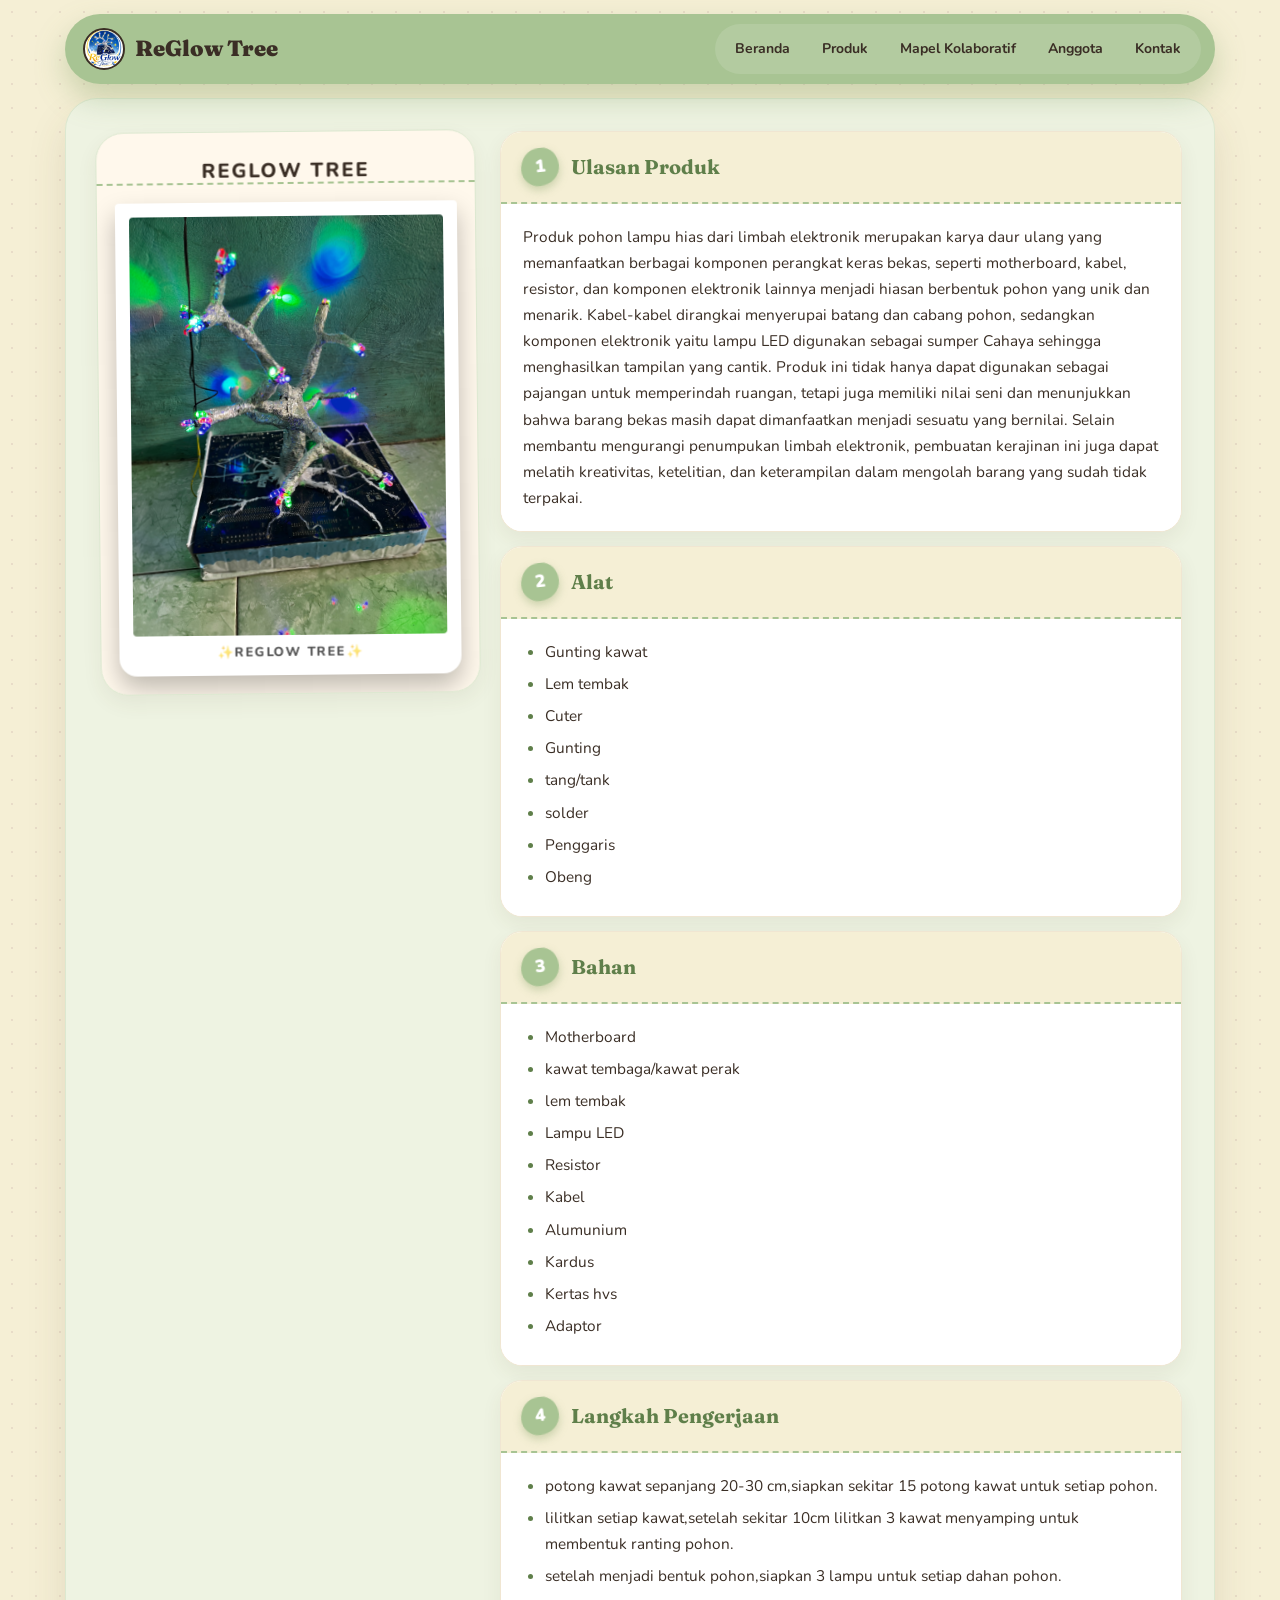
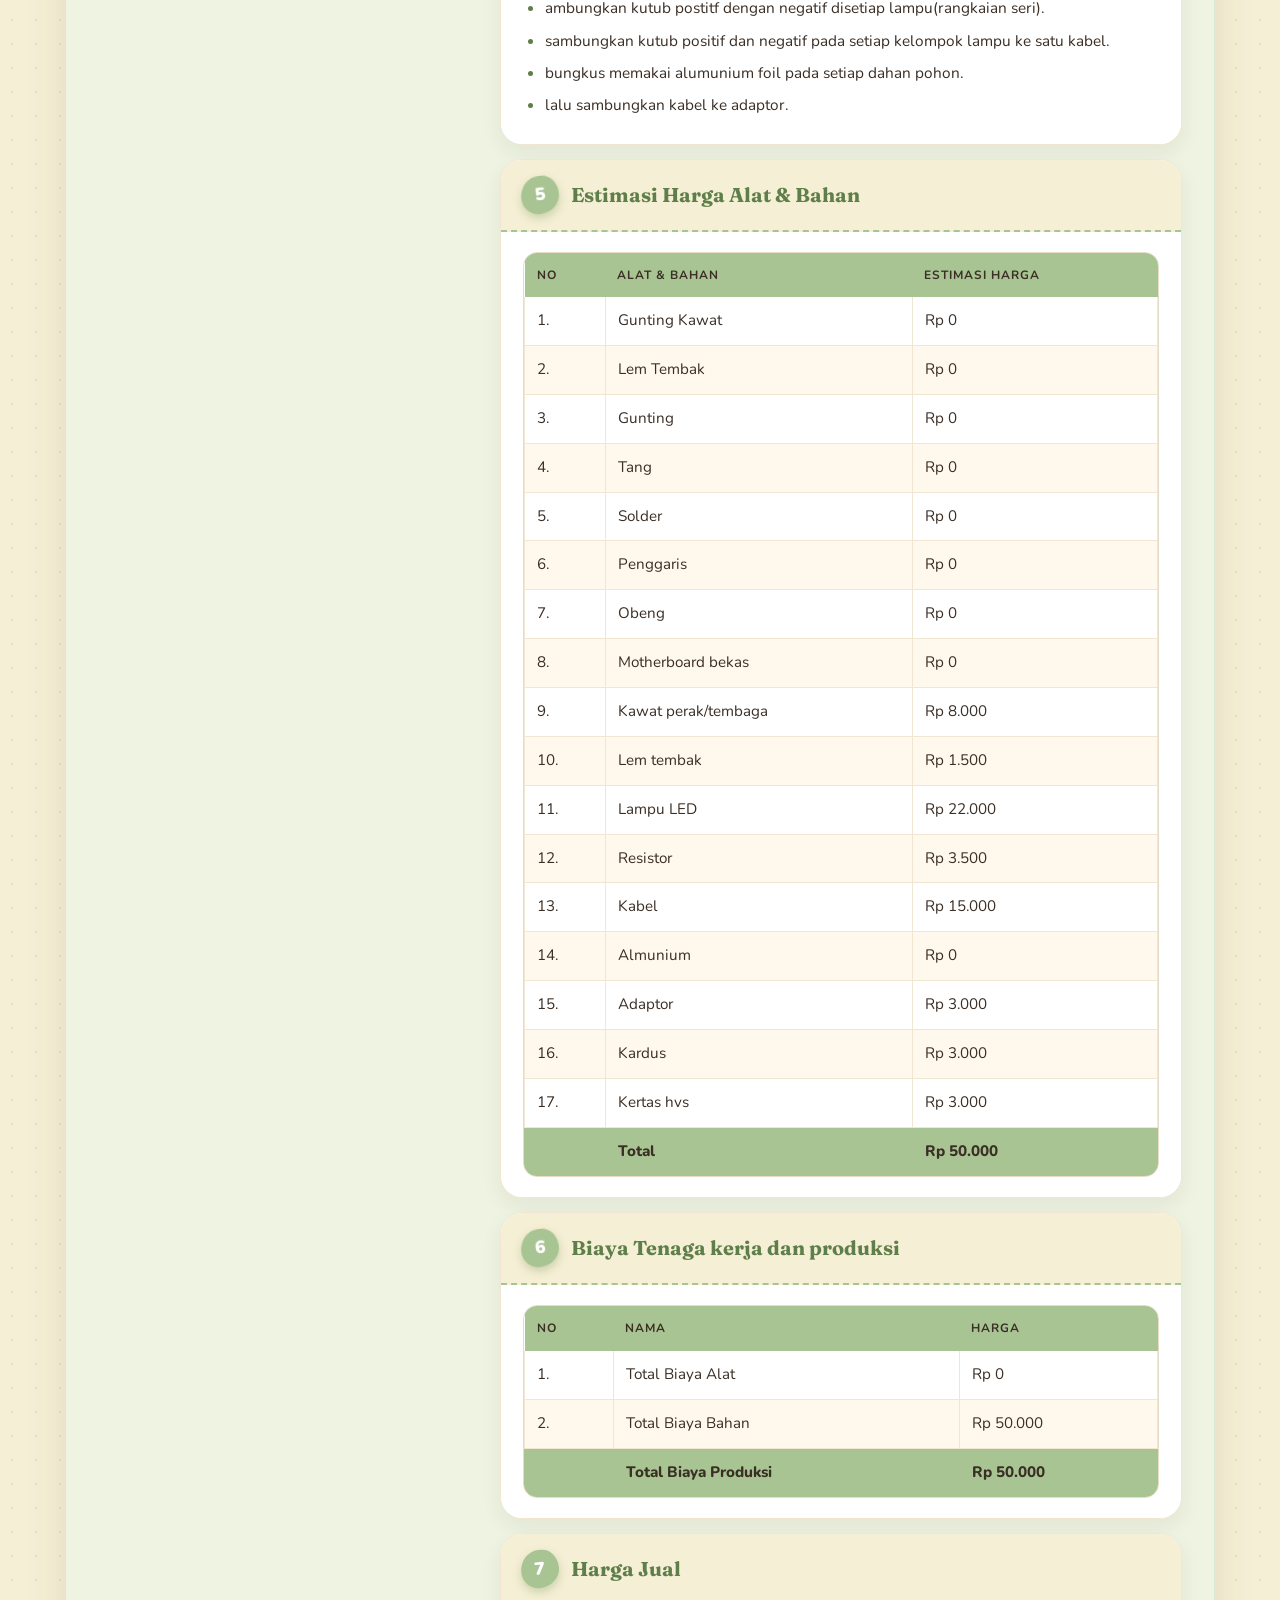
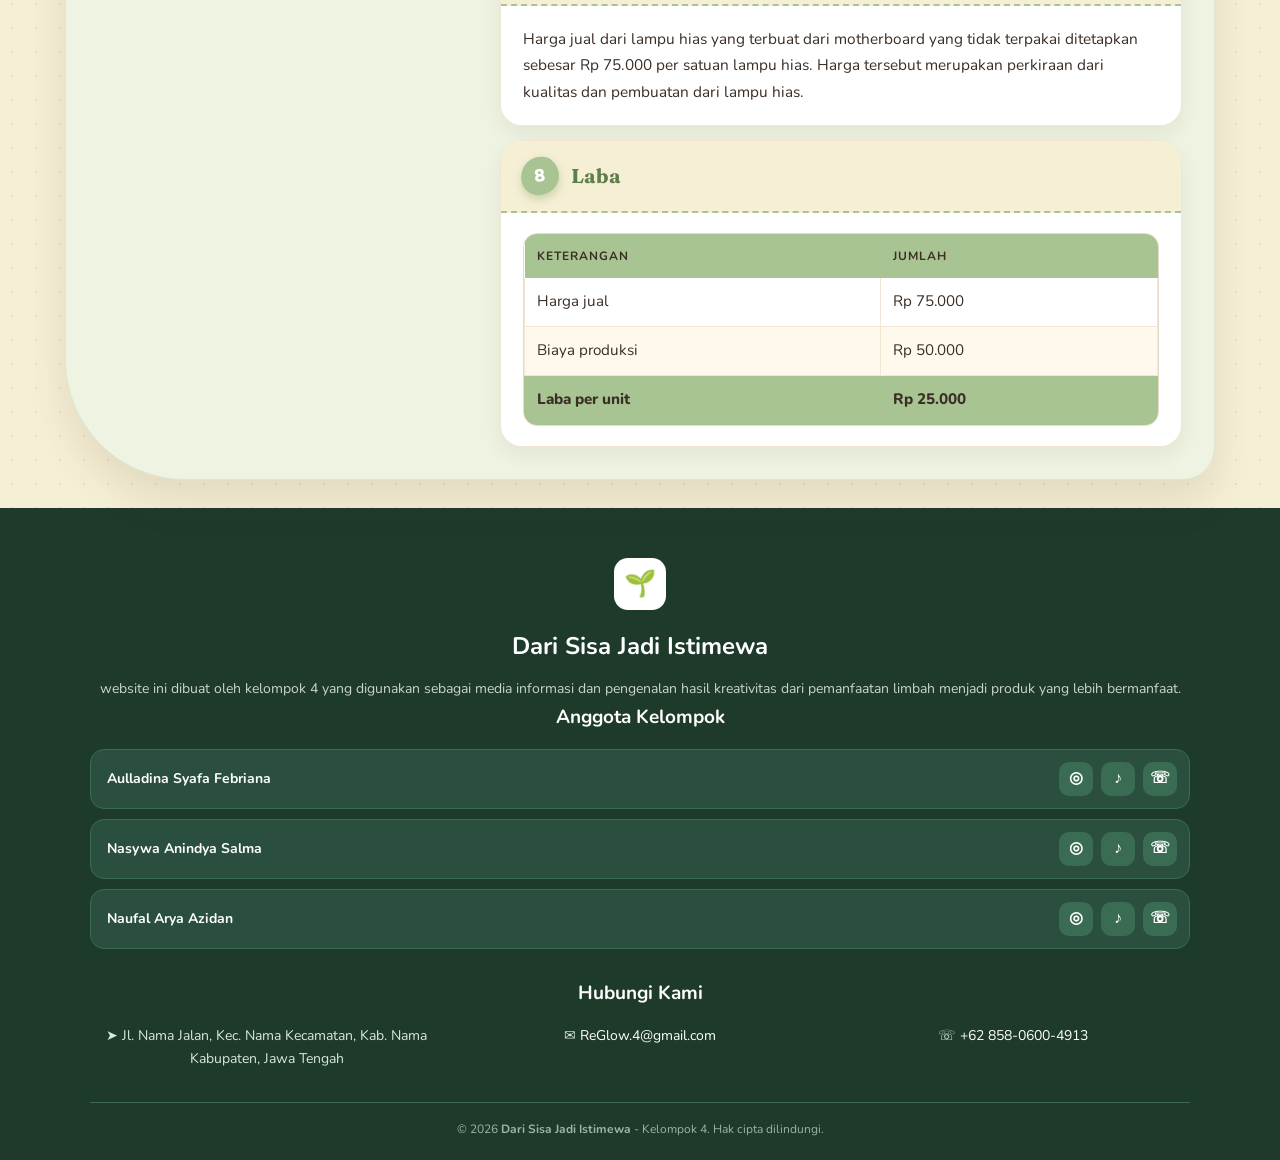
<file: produk6.html>
<!DOCTYPE html>
<html lang="en">

<head>
    <meta charset="UTF-8">
    <meta name="viewport" content="width=device-width, initial-scale=1.0">
    <title>Document</title>
    <link rel="stylesheet" href="produk6.css">
</head>

<body>
    <nav>
        <div class="nav-container">
            <div class="logo">
                <img src="logoproduk-removebg-preview.png" alt="ReGlow Tree Logo">
                <span>ReGlow Tree</span>
            </div>
            <div class="container">
                <ul>
                    <li><a href="index.html#home">Beranda</a></li>
                    <li><a href="index.html#produk">Produk</a></li>
                    <li><a href="index.html#mapel">Mapel Kolaboratif</a></li>
                    <li><a href="index.html#member-wo">Anggota</a></li>
                    <li><a href="index.html#contact">Kontak</a></li>
                </ul>
            </div>
        </div>
    </nav>

    <div class="box">
        <div class="main-container">
            <section class="card">
                <div class="card-title">
                    <h1></h1>
                </div>
                <div class="card-body">
                    <div class="box-img">
                        <img src="new.jpeg" alt="card" class="card-img">
                    </div>
            </section>
            <aside class="right-content">
                <section class="card">
                    <div class="card-title">
                        <h3>Ulasan Produk</h3>
                    </div>
                    <div class="card-body">
                        <div>
                            <p>
                                Produk pohon lampu hias dari limbah elektronik merupakan karya daur ulang yang
                                memanfaatkan berbagai komponen perangkat keras bekas, seperti motherboard, kabel,
                                resistor, dan komponen elektronik lainnya menjadi hiasan berbentuk pohon yang unik dan
                                menarik. Kabel-kabel dirangkai menyerupai batang dan cabang pohon, sedangkan komponen
                                elektronik yaitu lampu LED digunakan sebagai sumper Cahaya sehingga menghasilkan
                                tampilan yang cantik. Produk ini tidak hanya dapat digunakan sebagai pajangan untuk
                                memperindah ruangan, tetapi juga memiliki nilai seni dan menunjukkan bahwa barang bekas
                                masih dapat dimanfaatkan menjadi sesuatu yang bernilai. Selain membantu mengurangi
                                penumpukan limbah elektronik, pembuatan kerajinan ini juga dapat melatih kreativitas,
                                ketelitian, dan keterampilan dalam mengolah barang yang sudah tidak terpakai.
                            </p>
                        </div>
                    </div>
                </section>

                <section class="card">
                    <div class="card-title">
                        <h2>Alat</h2>
                    </div>
                    <div class="card-body">
                        <ul>
                            <li>Gunting kawat</li>
                            <li> Lem tembak</li>
                            <li>Cuter</li>
                            <li>Gunting </li>
                            <li>tang/tank</li>
                            <li>solder</li>
                            <li>Penggaris</li>
                            <li>Obeng</li>
                        </ul>
                    </div>
                </section>

                <section class="card">
                    <div class="card-title">
                        <h2>Bahan</h2>
                    </div>
                    <div class="card-body">
                        <ul>
                            <li>Motherboard</li>
                            <li>kawat tembaga/kawat perak</li>
                            <li>lem tembak</li>
                            <li>Lampu LED</li>
                            <li>Resistor</li>
                            <li>Kabel</li>
                            <li>Alumunium</li>
                            <li>Kardus</li>
                            <li>Kertas hvs</li>
                            <li>Adaptor</li>
                        </ul>
                    </div>
                </section>

                <section class="card">
                    <div class="card-title">
                        <h2>Langkah Pengerjaan</h2>
                    </div>
                    <div class="card-body">
                        <ul>
                            <li>potong kawat sepanjang 20-30 cm,siapkan sekitar 15 potong kawat untuk setiap pohon.</li>
                            <li>lilitkan setiap kawat,setelah sekitar 10cm lilitkan 3 kawat menyamping untuk membentuk
                                ranting pohon.</li>
                            <li>setelah menjadi bentuk pohon,siapkan 3 lampu untuk setiap dahan pohon.</li>
                            <li>ambungkan kutub postitf dengan negatif disetiap lampu(rangkaian seri).</li>
                            <li>sambungkan kutub positif dan negatif pada setiap kelompok lampu ke satu kabel.</li>
                            <li>bungkus memakai alumunium foil pada setiap dahan pohon.</li>
                            <li>lalu sambungkan kabel ke adaptor.</li>
                        </ul>
                    </div>
                </section>

                <section class="card">
                    <div class="card-title">
                        <h2>Estimasi Harga Alat & Bahan</h2>
                    </div>
                    <div class="card-body">
                        <div class="table-wrap">
                            <table>
                                <thead>
                                    <tr>
                                        <th>No</th>
                                        <th>Alat & Bahan</th>
                                        <th>Estimasi Harga</th>
                                    </tr>
                                <tbody>
                                    <tr>
                                        <td>1.</td>
                                        <td>Gunting Kawat</td>
                                        <td>Rp 0</td>
                                    </tr>
                                    <tr>
                                        <td>2.</td>
                                        <td>Lem Tembak</td>
                                        <td>Rp 0</td>
                                    </tr>
                                    <tr>
                                        <td>3.</td>
                                        <td>Gunting</td>
                                        <td>Rp 0</td>
                                    </tr>
                                    <tr>
                                        <td>4.</td>
                                        <td>Tang</td>
                                        <td>Rp 0</td>
                                    </tr>
                                    <tr>
                                        <td>5.</td>
                                        <td>Solder</td>
                                        <td>Rp 0</td>
                                    </tr>
                                    <tr>
                                        <td>6.</td>
                                        <td>Penggaris</td>
                                        <td>Rp 0</td>
                                    </tr>
                                    <tr>
                                        <td>7.</td>
                                        <td>Obeng</td>
                                        <td>Rp 0</td>
                                    </tr>
                                    <tr>
                                        <td>8.</td>
                                        <td>Motherboard bekas</td>
                                        <td>Rp 0</td>
                                    </tr>
                                    <tr>
                                        <td>9.</td>
                                        <td>Kawat perak/tembaga</td>
                                        <td>Rp 8.000</td>
                                    </tr>
                                    <tr>
                                        <td>10.</td>
                                        <td>Lem tembak</td>
                                        <td>Rp 1.500</td>
                                    </tr>
                                    <tr>
                                        <td>11.</td>
                                        <td>Lampu LED</td>
                                        <td>Rp 22.000</td>
                                    </tr>
                                    <tr>
                                        <td>12.</td>
                                        <td>Resistor</td>
                                        <td>Rp 3.500</td>
                                    </tr>
                                    <tr>
                                        <td>13.</td>
                                        <td>Kabel</td>
                                        <td>Rp 15.000</td>
                                    </tr>
                                    <tr>
                                        <td>14.</td>
                                        <td>Almunium</td>
                                        <td>Rp 0</td>
                                    </tr>
                                    <tr>
                                        <td>15.</td>
                                        <td>Adaptor</td>
                                        <td>Rp 3.000</td>
                                    </tr>
                                    <tr>
                                        <td>16.</td>
                                        <td>Kardus</td>
                                        <td>Rp 3.000</td>
                                    </tr>
                                    <tr>
                                        <td>17.</td>
                                        <td>Kertas hvs</td>
                                        <td>Rp 3.000</td>
                                    </tr>
                                    <tr class="total">
                                        <td></td>
                                        <td>Total</td>
                                        <td>Rp 50.000</td>
                                    </tr>
                                </tbody>
                            </table>
                        </div>
                    </div>
                </section>

                <section class="card">
                    <div class="card-title">
                        <h2>Biaya Tenaga kerja dan produksi</h2>
                    </div>
                    <div class="card-body">
                        <div class="table-wrap">
                            <table>
                                <thead>
                                    <tr>
                                        <th>No</th>
                                        <th>Nama</th>
                                        <th>Harga</th>
                                    </tr>
                                </thead>
                                <tbody>
                                    <tr>
                                        <td>1.</td>
                                        <td>Total Biaya Alat</td>
                                        <td>Rp 0</td>
                                    </tr>
                                    <tr>
                                        <td>2.</td>
                                        <td>Total Biaya Bahan</td>
                                        <td>Rp 50.000</td>
                                    </tr>
                                    <tr class="total">
                                        <td></td>
                                        <td>Total Biaya Produksi</td>
                                        <td>Rp 50.000</td>
                                    </tr>
                                </tbody>
                            </table>
                        </div>
                    </div>
                </section>

                <section class="card">
                    <div class="card-title">
                        <h2>Harga Jual</h2>
                    </div>
                    <div class="card-body">
                        <P>
                            Harga jual dari lampu hias yang terbuat dari motherboard yang tidak terpakai ditetapkan
                            sebesar Rp 75.000 per satuan lampu hias. Harga tersebut merupakan perkiraan dari kualitas
                            dan pembuatan dari lampu hias.
                        </P>
                    </div>
                </section>

                <section class="card">
                    <div class="card-title">
                        <h2>Laba</h2>
                    </div>
                    <div class="card-body">
                        <div class="table-wrap">
                            <table>
                                <thead>
                                    <tr>
                                        <th>Keterangan</th>
                                        <th>Jumlah</th>
                                    </tr>
                                </thead>
                                <tbody>
                                    <tr>
                                        <td>Harga jual</td>
                                        <td>Rp 75.000</td>
                                    </tr>
                                    <tr>
                                        <td>Biaya produksi</td>
                                        <td>Rp 50.000</td>
                                    </tr>
                                    <tr class="total">
                                        <td>Laba per unit</td>
                                        <td>Rp 25.000</td>
                                    </tr>
                                </tbody>
                            </table>
                        </div>
                    </div>
                </section>
            </aside>
        </div>
    </div>

    <footer class="footer">
        <div class="footer-container">

            <div class="footer-brand">
                <div class="footer-logo">🌱</div>
                <h2>Dari Sisa Jadi Istimewa</h2>
                <p>website ini dibuat oleh kelompok 4 yang digunakan sebagai media informasi dan pengenalan
                    hasil kreativitas
                    dari pemanfaatan limbah menjadi produk yang lebih bermanfaat.</p>
            </div>

            <div class="footer-anggota">
                <h3>Anggota Kelompok</h3>

                <div class="anggota-item">
                    <span>Aulladina Syafa Febriana</span>
                    <div class="anggota-icon">
                        <a href="https://instagram.com/sunsya4">◎</a>
                        <a href="https://www.tiktok.com/@mo0nsya4">♪ </a>
                        <a href="https://wa.me/qr/DJWFDWNZ7PPBK1?s=r">☏</a>
                    </div>
                </div>

                <div class="anggota-item">
                    <span>Nasywa Anindya Salma</span>
                    <div class="anggota-icon">
                        <a href="https://www.instagram.com/_wawansw4?xtok=OXV5OGFmNzF0OXVo">◎</a>
                        <a href="https://tiktok.com/@nswaw_">♪ </a>
                        <a href="https://wa.me/qr/JW5PR7WBBWBSB1">☏</a>
                    </div>
                </div>

                <div class="anggota-item">
                    <span>Naufal Arya Azidan</span>
                    <div class="anggota-icon">
                        <a href="https://www.instagram.com/opo.arya?mdxt=MXF2NWVqNnI5OXY2dQ==">◎</a>
                        <a href="https://tiktok.com/@miegorengsedwap">♪ </a>
                        <a href="https://wa.me/6285602541232">☏</a>
                    </div>
                </div>
            </div>

            <div class="footer-kontak">
                <h3>Hubungi Kami</h3>
                <div class="kontak-list">
                    <p>➤ Jl. Nama Jalan, Kec. Nama Kecamatan, Kab. Nama Kabupaten, Jawa Tengah</p>
                    <p>✉ <a href="mailto:aryabaikk0@gmail.com">ReGlow.4@gmail.com</a></p>
                    <p>☏ <a href="https://wa.me/qr/DJWFDWNZ7PPBK1?s=r">+62 858-0600-4913</a></p>
                </div>
            </div>

            <div class="footer-bottom">
                <p>© 2026 <b>Dari Sisa Jadi Istimewa</b> - Kelompok 4. Hak cipta dilindungi.</p>
            </div>

        </div>
    </footer>

</body>

</html>
</file>
<file: idk.css>
@import url('https://fonts.googleapis.com/css2?family=Fraunces:wght@700;900&family=Poppins:wght@400;500;600;700;800&display=swap');

*,
*::before,
*::after {
    margin: 0;
    padding: 0;
    box-sizing: border-box;
}

html {
    scroll-behavior: smooth;
    scroll-padding-top: 90px;
}

body {
    font-family: "Poppins", sans-serif;
    background: #F5EFD5;
    color: #3A2E25;
    line-height: 1.65;
    min-height: 100vh;
    overflow-x: hidden;
}

img {
    max-width: 100%;
    display: block;
}

a {
    color: inherit;
    text-decoration: none;
}

h1,
h2,
h3,
h4 {
    font-family: "Fraunces", serif;
    line-height: 1.2;
    margin: 0 auto 0.6rem;
    color: #1E3A2B;
    text-align: center;
}

h1 {
    font-size: clamp(2rem, 5vw, 3.4rem);
}

h2 {
    font-size: clamp(1.6rem, 3.5vw, 2.3rem);
}

h3 {
    font-size: 1.2rem;
}

p {
    margin: 0 auto 1rem;
    text-align: center;
}

section {
    padding: 32px 0;
}

.main {
    padding: 0;
}

.container {
    max-width: none;
    width: 100%;
    margin: 0 auto;
    display: flex;
    flex-direction: column;
    gap: 0;
    padding: 0;
}

.btn {
    display: inline-block;
    padding: 12px 26px;
    border-radius: 999px;
    font-weight: 600;
    border: 2px solid transparent;
    cursor: pointer;
    transition: 0.2s;
}

.btn:hover {
    transform: translateY(-2px);
}

.btn-primary {
    background: #1E3A2B;
    color: white;
}

.btn-primary:hover {
    background: #A8C493;
    color: #1E3A2B;
}

.btn-outline {
    border-color: #1E3A2B;
    color: #1E3A2B;
}

.btn-outline:hover {
    background: #A8C493;
    color: white;
}

nav {
    position: fixed;
    top: 10px;
    left: 0;
    width: 100%;
    z-index: 1000;
    padding: 0 12px;
    box-sizing: border-box;
}

.nav-container {
    max-width: 1280px;
    margin: 0 auto;
    background: #A8C493;
    padding: 10px 14px;
    border-radius: 20px;
    display: flex;
    align-items: center;
    justify-content: space-between;
    gap: 8px;
    box-shadow: 0 14px 30px rgba(35, 77, 58, 0.25);
    box-sizing: border-box;
    flex-wrap: nowrap;
    overflow: hidden;
}

.logo {
    display: flex;
    align-items: center;
    gap: 10px;
    color: #1E3A2B;
    font-family: "Fraunces", serif;
    font-size: 24px;
    font-weight: 900;
    white-space: nowrap;
    margin-right: auto;
    flex-shrink: 1;
    min-width: 0;
}

.logo img {
    width: 42px;
    height: 42px;
    border-radius: 50%;
    object-fit: cover;
    background: white;
    border: 2px solid #1E3A2B;
    flex-shrink: 0;
}

.logo span::after {
    content: " 🌳";
    font-size: 16px;
}

.nav-container ul {
    display: flex;
    list-style: none;
    gap: 4px;
    margin: 0;
    padding: 0;
    margin-left: auto;
    justify-content: flex-end;
    flex: 1;
    min-width: 0;
    overflow-x: auto;
    scrollbar-width: none;
    -webkit-overflow-scrolling: touch;
}

.nav-container ul::-webkit-scrollbar {
    display: none;
}

.nav-container ul li {
    flex-shrink: 0;
}

.nav-container ul li a {
    display: block;
    padding: 7px 12px;
    font-size: 15px;
    font-weight: 700;
    color: #1E3A2B;
    border-radius: 999px;
    white-space: nowrap;
    transition: 0.25s;
    text-align: center;
}

.nav-container ul li a:hover {
    background: #F5EFD5;
    transform: translateY(-1px);
}

.background {
    position: relative;
    width: 100%;
    min-height: 80vh;
    display: flex;
    align-items: center;
    justify-content: center;
    padding: 40px 5%;
    overflow: hidden;
    background-image: url("hutan.jpeg");
    background-size: cover;
    background-position: center;
    isolation: isolate;
}

.background .bg-img {
    position: absolute;
    inset: 0;
    width: 100%;
    height: 100%;
    object-fit: cover;
}

.hero-text {
    position: relative;
    z-index: 1;
    max-width: 900px;
    text-align: center;
}

.hero-text h1 {
    font-size: clamp(3rem, 5vw, 6rem);
    line-height: 1.1;
    color: white;
    margin-bottom: 1rem;
    text-align: center;
}

.hero-text p {
    font-size: clamp(1rem, 1.8vw, 1.5rem);
    line-height: 1.4;
    color: white;
    text-align: center;
}

.hero {
    text-align: center;
    padding: 110px 5% 90px;
    background: url("hutan.jpeg") center/cover;
}

.hero h1 {
    max-width: 780px;
    margin: 0 auto 1rem;
    text-align: center;
}

.hero p {
    max-width: 620px;
    margin: 0 auto 2rem;
    color: black;
    text-align: center;
}

.hero .actions {
    display: flex;
    gap: 14px;
    justify-content: center;
    flex-wrap: wrap;
}

.panel-permasalahan,
.section-container {
    background: #F5EFD5;
    border: none;
    border-top: 1px solid #E8DCC8;
    border-bottom: 1px solid #E8DCC8;
    border-radius: 0;
    padding: 48px 5%;
    box-shadow: none;
    width: 100%;
    max-width: none;
    margin: 0 auto;
    position: relative;
    overflow: hidden;
    box-sizing: border-box;
}

.panel-permasalahan::before {
    content: "";
    position: absolute;
    top: 0;
    left: 0;
    right: 0;
    height: 6px;
    background: #A8C493;
}

.panel-permasalahan p {
    font-size: 1rem;
    line-height: 1.8;
    color: #3A2E25;
    text-align: justify;
    max-width: none;
    width: 100%;
}

.section-container {
    padding: 48px 5%;
}

.section-header {
    margin-bottom: 15px;
    text-align: center;
}

.section-header h2 {
    font-size: 40px;
    font-weight: 700;
    margin-bottom: 12px;
    text-align: center;
}

.section-header p {
    font-size: 15px;
    color: #3A2E25;
    line-height: 1.5;
    max-width: none;
    width: 100%;
}

.grid-container {
    background: #EEF3E2;
    border-radius: 20px;
    padding: 28px;
    box-shadow: 0 8px 20px rgba(90, 65, 40, 0.07);
    display: grid;
    grid-template-columns: repeat(2, 1fr);
    gap: 20px;
    max-width: 1120px;
    margin: 24px auto 0;
}

.card {
    background: #A8C493;
    width: 100%;
    padding: 24px;
    border-radius: 16px;
    transition: 0.2s;
    box-sizing: border-box;
    text-align: center;
}

.card:hover {
    transform: translateY(-5px);
    background: #1E3A2B;
}

.card h3 {
    font-size: 18px;
    margin-bottom: 10px;
    color: white;
    text-align: center;
}

.card p {
    font-size: 16px;
    color: #EAF3E8;
    line-height: 1.5;
    text-align: center;
}

.hero-text {
    width: 100%;
    border-radius: 999px;
    margin: 8px auto;
}

.produk {
    width: 100%;
    max-width: none;
    margin: 0 auto;
    padding: 48px 5%;
    box-sizing: border-box;
    text-align: center;
}

.produk-header {
    background: #F5EFD5;
    border: 1px solid #E8DCC8;
    border-radius: 24px;
    padding: 36px 28px;
    margin: 0 auto 24px;
    box-shadow: 0 8px 20px rgba(90, 65, 40, 0.07);
    text-align: center;
    box-sizing: border-box;
    max-width: none;
    width: 100%;
}

.produk-header h2 {
    color: #1E3A2B;
    font-size: 3rem;
    font-weight: 900;
    margin-bottom: 10px;
    text-align: center;
}

.produk-header .section-intro {
    color: #3A2E25;
    font-size: 16px;
    line-height: 1.7;
    max-width: none;
    width: 100%;
    margin: 0 auto;
    text-align: center;
}

.product-grid {
    display: grid;
    grid-template-columns: repeat(3, 1fr);
    gap: 26px;
    max-width: 1120px;
    margin: 0 auto;
}

.product-card {
    background: #EEF3E2;
    border: 1px solid #DCEFE5;
    border-radius: 22px;
    padding: 30px;
    box-shadow: 0 1px 3px rgba(0, 0, 0, 0.05);
    display: flex;
    flex-direction: column;
    align-items: center;
    transition: 0.2s;
    box-sizing: border-box;
    text-align: center;
}

.product-card:hover {
    transform: translateY(-2px);
    box-shadow: 0 4px 6px rgba(0, 0, 0, 0.08);
}

.product-image-placeholder {
    width: 100%;
    height: 250px;
    border-radius: 16px;
    margin-bottom: 14px;
    overflow: hidden;
    background: #e5e7eb;
}

.product-image-placeholder img {
    width: 100%;
    height: 100%;
    object-fit: cover;
}

.product-category {
    display: block;
    font-size: 12px;
    font-weight: 700;
    color: #1E3A2B;
    text-transform: uppercase;
    letter-spacing: 0.05em;
    margin-bottom: 6px;
    text-align: center;
}

.product-title {
    font-size: 20px;
    font-weight: 700;
    color: #111827;
    margin-bottom: 8px;
    text-align: center;
}

.product-description {
    font-size: 14.5px;
    color: #334155;
    line-height: 1.6;
    margin-bottom: 16px;
    text-align: center;
}

.product-link {
    margin: auto auto 0;
    font-size: 14px;
    font-weight: 600;
    color: #000;
    align-self: center;
}

.product-link:hover {
    text-decoration: underline;
}

.mapel-kolaboratif {
    padding: 48px 5%;
}

.mapel-kolaboratif h2 {
    text-align: center;
}

.mapel-kolaboratif p {
    max-width: none;
    width: 100%;
    text-align: justify;
    line-height: 1.8;
}

.mapel-kolaboratif {
    padding: 48px 5%;
}

.mapel-kolaboratif h2 {
    text-align: center;
}

.mapel-kolaboratif h2::after {
    content: "";
    display: block;
    width: 70%;
    height: 1px;
    background: #c9c9c9;
    margin: 16px auto 32px;
}

.mapel-kolaboratif p {
    margin-top: 0;
    line-height: 1.8;
}

.mapel-kolaboratif::after {
    content: "";
    display: block;
    width: 100%;
    height: 1px;
    background: #c9c9c9;
    margin-top: 32px;
}

.subject {
    background: #F5EFD5;
    border-radius: 0;
    padding: 48px 5%;
    width: 100%;
    max-width: none;
    margin: 0 auto;
    box-shadow: none;
    overflow: hidden;
    box-sizing: border-box;
    text-align: center;
    padding-top: 16px;
}

.subject h3 {
    font-size: 26px;
    color: #1e293b;
    margin: 0 auto 8px;
    text-align: center;
}

.subject>p {
    color: #64748B;
    font-size: 15px;
    line-height: 1.6;
    margin: 0 auto 8px;
    width: 100%;
    max-width: none;
    text-align: justify;
}

.subject .hint {
    font-size: 14px;
    color: #64748b;
    margin-bottom: 20px;
    text-align: center;
}

.subject .gallery {
    display: grid;
    grid-template-columns: repeat(3, 1fr);
    gap: 16px;
    align-items: flex-start;
    max-width: none;
    width: 100%;
    margin: 0 auto;
}

.subject .gallery details {
    min-width: 0;
    width: 100%;
    margin: 0;
    background: #EEF3E2;
    border: 1px solid #DCEFE5;
    border-radius: 20px;
    padding: 10px;
    overflow: hidden;
    text-align: center;
}

.subject .gallery summary {
    list-style: none;
    cursor: pointer;
    padding: 0;
    text-align: center;
}

.subject .gallery summary::-webkit-details-marker {
    display: none;
}

.subject .gallery figure {
    width: 100%;
    margin: 0;
    overflow: hidden;
}

.subject .gallery .thumb {
    width: 100%;
    background: #EEF3E2;
    overflow: hidden;
    display: block;
    cursor: pointer;
}

.subject .gallery .thumb img {
    width: 100%;
    aspect-ratio: 1/1;
    object-fit: cover;
    border-radius: 5%;
}

.subject .gallery figcaption {
    padding: 10px 4px 4px;
    font-size: 14px;
    font-weight: 700;
    color: #1e293b;
    text-align: center;
}

.subject .gallery .keterangan {
    padding: 12px 4px 4px;
    font-size: 14px;
    color: #334155;
    text-align: center;
}

.gallery figure {
    width: 100%;
    margin: 0;
    background: #1E3A2B;
    border-radius: 30px;
    overflow: hidden;
    box-shadow: 0 4px 12px rgba(0, 0, 0, 0.10);
    transition: 0.3s;
}

.gallery figure:hover {
    transform: translateY(-5px);
}

.thumb {
    display: block;
    width: 100%;
    background: #EEF3E2;
    cursor: pointer;
    overflow: hidden;
}

.thumb img {
    width: 100%;
    aspect-ratio: 1/1;
    object-fit: cover;
    transition: 0.3s;
}

.thumb:hover img {
    transform: scale(1.05);
}

.gallery figcaption {
    padding: 15px;
    font-size: 20px;
    font-weight: bold;
    color: #1e293b;
    background: #e5e7eb;
    text-align: center;
}

.keterangan {
    padding: 15px;
    color: #334155;
    font-size: 14px;
    text-align: center;
}

.keterangan p {
    margin-bottom: 10px;
    text-align: center;
}

.keterangan code {
    display: block;
    white-space: pre-wrap;
    background: #f1f5f9;
    padding: 12px;
    border-radius: 8px;
    color: #1E3A2B;
    font-size: 13px;
    line-height: 1.8;
    overflow-wrap: break-word;
    text-align: left;
}

.keterangan .hasil {
    background: #f1f5f9;
    padding: 8px 10px;
    border-radius: 8px;
    margin: 0;
    text-align: center;
}

.box-english {
    width: 100%;
    max-width: none;
    margin: 0 auto;
    padding: 48px 5%;
    background: #EEF3E2;
    border-radius: 0;
    box-shadow: none;
    border: none;
    border-top: 1px solid #DCEFE5;
    border-bottom: 1px solid #DCEFE5;
    box-sizing: border-box;
    text-align: justify;
}

.box-english h3 {
    font-size: 26px;
}

.english-bg {
    padding: 0;
    margin-bottom: 0;
    text-align: center;
}

.kotak-utama {
    background: white;
    width: 100%;
    max-width: 900px;
    border-radius: 16px;
    padding: 18px;
    box-shadow: 0 8px 20px rgba(90, 65, 40, 0.07);
    display: flex;
    flex-direction: column;
    box-sizing: border-box;
    margin: 0 auto;
    text-align: center;
}

.kotak-utama:has(input[id^="klik-buka"]:checked) .hidden-text {
    display: block;
}

.kotak-utama:has(input[id^="klik-buka"]:checked) .tombol-tampil {
    display: none;
}

.kotak-utama:has(input[id^="klik-buka"]:checked) .tombol-sembunyi {
    display: block;
    color: #1E3A2B;
    font-weight: bold;
    font-size: 14px;
    cursor: pointer;
}

.kotak-utama input[type="radio"] {
    display: none;
}

.baris-atas {
    display: flex;
    justify-content: space-between;
    align-items: center;
    width: 100%;
    gap: 12px;
}

.bagian-kiri {
    display: flex;
    align-items: center;
    gap: 8px;
    flex: 1;
    min-width: 0;
}

.logo-nomor {
    background: #A8C493;
    color: white;
    font-weight: bold;
    font-size: 14px;
    width: 24px;
    height: 24px;
    border-radius: 50%;
    display: flex;
    align-items: center;
    justify-content: center;
    flex-shrink: 0;
}

.nama {
    font-size: 15px;
    font-weight: bold;
    color: #333;
    text-align: center;
}

.tombol-tampil,
.tombol-sembunyi {
    color: #A86A3A;
    font-weight: bold;
    font-size: 14px;
    cursor: pointer;
    display: block;
    text-align: center;
    flex-shrink: 0;
    margin-left: auto;
    white-space: nowrap;
}

.tombol-sembunyi {
    display: none;
}

.hidden-text {
    display: none;
    margin-top: 15px;
    padding-top: 12px;
    border-top: 1px solid #eee;
    color: #555;
    font-size: 16px;
    width: 100%;
    text-align: center;
}

.anggota {
    background: #F5EFD5;
    width: 100%;
    max-width: none;
    margin: 0 auto;
    padding: 48px 5%;
    border-radius: 0;
    box-shadow: none;
    overflow: hidden;
    box-sizing: border-box;
    text-align: center;
}

.anggota h2,
.anggota .team h2 {
    margin: 0 auto 28px;
    text-align: center;
}

.team {
    max-width: 980px;
    margin: 0 auto;
    text-align: center;
}

.team-container {
    display: flex;
    gap: 12px;
    padding: 0;
    margin: 0 auto;
    width: 100%;
    box-sizing: border-box;
    justify-content: center;
}

.member-card {
    flex: 1 1 0;
    padding: 24px 16px;
    border-radius: 20px;
    text-align: center;
    background: #EEF3E2;
    box-sizing: border-box;
}

.member-card img {
    width: 140px;
    aspect-ratio: 1/1;
    object-fit: cover;
    border-radius: 50%;
    margin: 0 auto;
}

.member-card h3 {
    margin: 16px auto 5px;
    font-size: 15px;
    color: #1E3A2B;
    text-align: center;
}

.member-card p {
    margin: 0 auto 14px;
    font-size: 16px;
    color: #1E3A2B;
    text-align: center;
}

.socials {
    display: flex;
    justify-content: center;
    gap: 10px;
}

.socials a {
    padding: 6px 14px;
    font-size: 0.85rem;
    font-weight: 600;
    color: white;
    background: #1E3A2B;
    border-radius: 999px;
    transition: 0.2s;
}

.socials a:hover {
    background: #5F7F4A;
    color: white;
}

.sosmed {
    display: flex;
    flex-direction: column;
    justify-content: center;
    align-items: center;
    gap: 6px;
    width: 100%;
    font-size: 16px;
    text-align: center;
}

.sosmed-item {
    display: flex;
    align-items: center;
    justify-content: center;
    gap: 10px;
    font-size: 16px;
    color: #1E3A2B;
    transition: 0.3s;
}

.sosmed-item i {
    font-size: 22px;
    transition: 0.3s;
}

.sosmed-item:hover {
    transform: translateX(6px);
    color: #A8C493;
}

.sosmed-item:hover i {
    transform: scale(1.3) rotate(-10deg);
}

.kontak-section {
    max-width: none;
    width: 100%;
    margin: 0 auto;
    padding: 48px 5%;
    text-align: center;
    box-sizing: border-box;
}

.kontak-judul {
    font-size: 32px;
    margin: 0 auto 6px;
    color: #000;
    text-align: center;
}

.kontak-sub {
    margin: 0 auto 24px;
    font-size: 14px;
    color: #555;
    text-align: center;
}

.kontak-wrap {
    display: flex;
    gap: 30px;
    text-align: center;
    align-items: stretch;
    max-width: 1120px;
    margin: 0 auto;
}

.kotak-kiri,
.kotak-kanan {
    flex: 1;
    background: white;
    padding: 38px;
    border-radius: 20px;
    border: 1px solid #eee;
    box-sizing: border-box;
    text-align: center;
}

.kotak-kiri form {
    display: flex;
    flex-direction: column;
    gap: 20px;
    width: 100%;
}

.kotak-kanan h3 {
    font-size: 30px;
    margin-bottom: 22px;
    text-align: center;
}

.kotak-kanan p {
    font-size: 18px;
    line-height: 1.8;
    margin-bottom: 16px;
    text-align: center;
}

.kotak-kiri input,
.kotak-kiri textarea {
    display: block;
    width: 100%;
    padding: 20px;
    border: 1px solid #ddd;
    border-radius: 14px;
    background: #F8FAFC;
    font-size: 17px;
    box-sizing: border-box;
    outline: none;
    text-align: center;
}

.kotak-kiri input:focus,
.kotak-kiri textarea:focus {
    border-color: #1E3A2B;
    background: #fff;
}

.kotak-kiri textarea {
    height: 120px;
    resize: vertical;
}

.member {
    margin-bottom: 60px;
    display: flex;
    flex-direction: column;
    align-items: center;
    padding: 40px 20px 48px;
    min-height: 430px;
    background: #fff;
    border-radius: 20px;
    box-shadow: 0 4px 18px rgba(0, 0, 0, 0.06);
    text-align: center;
}

.member img {
    width: 140px;
    height: 140px;
    border-radius: 50%;
    object-fit: cover;
    object-position: top;
    border: 4px solid #DCEFE5;
    margin-bottom: 20px;
}

.member h3 {
    margin: 0 auto 6px;
    font-size: 17px;
    text-align: center;
}

.member .sosmed {
    margin-top: auto;
    padding-top: 16px;
}

.kontak {
    display: flex;
    position: relative;
    flex-direction: column;
    background: transparent;
    max-width: none;
    width: 100%;
}

.kontak::before {
    content: "";
    position: absolute;
    top: 0;
    bottom: 0;
    left: 0;
    width: 100%;
    transform: none;
    background: #F5EFD5;
    z-index: -1;
    border-radius: 0;
}

.kontak-grid {
    display: grid;
    width: 100%;
    max-width: 1100px;
    margin: 0 auto;
    grid-template-columns: 1.3fr 1fr;
    gap: 20px;
    align-items: stretch;
    box-sizing: border-box;
}

.kontak-box {
    display: flex;
    background: #fff;
    border-radius: 20px;
    padding: 20px;
    box-shadow: 0 8px 20px rgba(90, 65, 40, 0.07);
}

.kontak-hub {
    background: #EEF3E2;
    border-radius: 20px;
    padding: 20px;
    text-align: center;
}

.kontak-input {
    display: flex;
    flex-direction: column;
    gap: 14px;
    padding: 20px;
    border-radius: 20px;
    background: #EEF3E2;
}

.kontak-input input,
.kontak-input textarea {
    width: 100%;
    box-sizing: border-box;
    padding: 14px 16px;
    font: inherit;
    font-size: 1.2rem;
    color: #1c3b36;
    background: #fff;
    border: 1.5px solid #cfe0e4;
    border-radius: 12px;
    transition: 0.2s;
    text-align: center;
}

.kontak-input textarea {
    height: 200px;
    resize: none;
}

.kontak-input input::placeholder,
.kontak-input textarea::placeholder {
    color: #8aa0a5;
    text-align: center;
}

.kontak-input input:focus,
.kontak-input textarea:focus {
    outline: none;
    border-color: #1E3A2B;
    box-shadow: 0 0 0 4px rgba(35, 77, 58, 0.15);
}

.kontak-input button {
    padding: 15px;
    font-size: 16px;
    font-weight: 600;
    color: #F5EFD5;
    background: #1E3A2B;
    border: none;
    border-radius: 12px;
    cursor: pointer;
    transition: 0.15s;
}

.kontak-input button:hover {
    transform: translateY(-2px);
    box-shadow: 0 8px 18px #A8C493;
}

.kontak-hub h3 {
    font-size: 2rem;
    margin-bottom: 16px;
    color: #000;
    text-align: center;
}

.kontak-hub h4 {
    margin: 14px auto 4px;
    font-size: 20px;
    text-align: center;
}

.kontak-hub p {
    font-size: 1.3rem;
    line-height: 1.6;
    color: #555;
    text-align: center;
}

.kontak-a {
    font-size: 1.3rem;
    line-height: 1.6;
    color: #555;
    text-align: center;
}

.footer {
    background: #1E3A2B;
    color: #fff;
    padding: 50px 5% 20px;
    width: 100%;
    max-width: none;
}

.footer-container {
    max-width: 1100px;
    margin: 0 auto;
    text-align: center;
}

.footer-logo {
    width: 52px;
    height: 52px;
    background: #fff;
    border-radius: 14px;
    display: flex;
    align-items: center;
    justify-content: center;
    font-size: 26px;
    margin: 0 auto 16px;
}

.footer-brand h2 {
    font-size: 24px;
    margin-bottom: 12px;
    color: white;
    text-align: center;
}

.footer-brand p {
    color: #CBD5D1;
    font-size: 14px;
    line-height: 1.6;
    text-align: center;
}

.footer-nav {
    display: flex;
    gap: 16px;
    flex-wrap: wrap;
    margin: 20px 0 32px;
    justify-content: center;
}

.footer-nav a {
    color: #D9E8DF;
    font-size: 14px;
}

.footer-anggota h3,
.footer-kontak h3 {
    font-size: 19px;
    margin-bottom: 16px;
    color: white;
    text-align: center;
}

.anggota-item {
    display: flex;
    justify-content: space-between;
    align-items: center;
    background: #2A4F3E;
    border: 1px solid #3A6B53;
    border-radius: 14px;
    padding: 12px 12px 12px 16px;
    margin-bottom: 10px;
    font-size: 14px;
    font-weight: bold;
}

.anggota-icon {
    display: flex;
    gap: 8px;
}

.anggota-icon a {
    width: 34px;
    height: 34px;
    background: #3A6B53;
    color: #fff;
    border-radius: 10px;
    display: flex;
    align-items: center;
    justify-content: center;
    font-size: 16px;
}

.footer-kontak {
    margin-top: 28px;
    text-align: center;
}

.kontak-list {
    display: flex;
    gap: 20px;
    justify-content: center;
    align-items: flex-start;
    text-align: center;
}

.kontak-list p {
    flex: 1;
    color: #D9E8DF;
    font-size: 14px;
    line-height: 1.6;
    margin: 0;
    text-align: center;
}

.kontak-list a {
    color: #fff;
}

.footer-bottom {
    border-top: 1px solid #3A6B53;
    margin-top: 32px;
    padding-top: 16px;
    text-align: center;
    font-size: 12px;
    color: #9FB3AA;
}

.copyright {
    border-top: 1px solid rgba(255, 255, 255, 0.2);
    padding-top: 16px;
    font-size: 13px;
    color: #CBD5D1;
    text-align: center;
}

@media (max-width: 1100px) {
    .logo {
        font-size: 20px;
    }

    .logo img {
        width: 34px;
        height: 34px;
    }

    .nav-container ul li a {
        font-size: 13px;
        padding: 7px 9px;
    }
}

@media (max-width: 768px) {
    section {
        padding: 20px 0;
    }

    .panel-permasalahan,
    .section-container,
    .produk,
    .subject,
    .anggota,
    .kontak {
        margin-bottom: 0;
    }

    .nav-container {
        flex-direction: column;
        border-radius: 20px;
        padding: 10px 0 10px 12px;
        gap: 8px;
    }

    .logo {
        font-size: 18px;
        width: 100%;
        justify-content: center;
        margin-right: 0;
        padding-right: 12px;
    }

    .logo img {
        width: 32px;
        height: 32px;
    }

    .nav-container ul {
        width: 100%;
        overflow-x: auto;
        flex-wrap: nowrap;
        justify-content: flex-start;
        padding-bottom: 2px;
        padding-right: 12px;
        scrollbar-width: none;
        -webkit-overflow-scrolling: touch;
    }

    .nav-container ul::-webkit-scrollbar {
        display: none;
    }

    .nav-container ul li {
        flex-shrink: 0;
    }

    .nav-container ul li:last-child {
        padding-right: 12px;
    }

    .nav-container ul li a {
        font-size: 13.5px;
        padding: 7px 12px;
    }

    .english-bg {
        padding: 0;
        margin-bottom: 0;
    }

    .background {
        min-height: 60vh;
        padding: 120px 16px 40px;
    }

    .hero-text h1 {
        font-size: 2.2rem;
    }

    .hero-text p {
        font-size: 1.1rem;
    }

    .grid-container {
        grid-template-columns: 1fr;
    }

    .product-grid {
        grid-template-columns: 1fr;
    }

    .product-image-placeholder {
        height: 200px;
    }

    .produk-header {
        padding: 24px 16px;
        margin: 0 0 20px;
    }

    .produk-header h2 {
        font-size: 2.2rem;
    }

    .produk-header .section-intro {
        font-size: 14.5px;
    }

    .subject {
        padding: 24px 16px;
        width: 100%;
    }

    .subject h3 {
        font-size: 30px;
        text-align: center;
    }

    .subject>p {
        font-size: 15.5px;
        text-align: center;
    }

    .subject .hint {
        display: block;
        text-align: center;
        margin: 12px 0 20px;
    }

    .subject .gallery {
        grid-template-columns: 1fr;
        gap: 16px;
    }

    .subject .gallery details {
        width: 100%;
        max-width: 100%;
        margin: 0;
        padding: 14px;
    }

    .box-english {
        padding: 32px 16px;
    }

    .baris-atas {
        flex-wrap: nowrap;
        gap: 8px;
    }

    .tombol-tampil,
    .tombol-sembunyi {
        width: auto;
        text-align: center;
        flex-shrink: 0;
        margin-left: auto;
    }

    .anggota {
        padding: 28px 16px;
        width: 100%;
    }

    .team-container {
        flex-direction: column;
        padding: 0;
    }

    .member-card img {
        width: 140px;
    }

    .member-card p {
        font-size: 16px;
    }

    .kontak-grid {
        grid-template-columns: 1fr;
        width: 100%;
    }

    .kontak-wrap {
        flex-direction: column;
    }

    .kotak-kiri,
    .kotak-kanan {
        padding: 20px;
    }

    .kontak-judul {
        font-size: 28px;
    }

    .kontak-hub p,
    .kontak-a {
        font-size: 1rem;
    }

    .footer-nav {
        justify-content: center;
        gap: 14px;
    }

    .kontak-list {
        flex-direction: column;
        gap: 12px;
    }
}

@media (max-width: 600px) {
    .team-container {
        flex-direction: column;
        align-items: center;
    }

    .footer {
        padding: 32px 5% 18px;
    }

    .footer-logo h2 {
        font-size: 28px;
    }

    .footer-nav {
        gap: 20px;
    }

    .footer-nav a {
        font-size: 15px;
    }

    .copyright {
        font-size: 13px;
    }
}

@media (max-width: 480px) {
    .produk h2 {
        font-size: 2.2rem;
    }

    .section-header h2 {
        font-size: 28px;
    }

    .sosmed {
        font-size: 14px;
    }

    .sosmed-item {
        font-size: 13px;
    }

    .sosmed-item i {
        font-size: 18px;
    }

    .subject {
        padding: 20px 12px;
    }

    .subject h3 {
        font-size: 26px;
    }
}

html body section.mapel-kolaboratif,
html body div.subject,
html body section.english-bg {
    box-sizing: border-box;
    margin-left: 16px;
    margin-right: 16px;
    padding-left: 20px;
    padding-right: 20px;
}

html body section.mapel-kolaboratif {
    background: #FFFFFF;
    margin-top: 32px;
    margin-bottom: 0;
    padding-top: 32px;
    padding-bottom: 0;
    border-radius: 24px 24px 0 0;
    border: 1px solid #E8DCC8;
    border-bottom: none;
}

html body div.subject {
    box-sizing: border-box;
    width: auto;
    background: #FFFFFF;
    margin: 0 16px;
    padding: 0 20px 24px 20px;
    border-left: 1px solid #E8DCC8;
    border-right: 1px solid #E8DCC8;
    border-top: none;
    border-bottom: none;
    border-radius: 0;
}

html body div.subject div.panel-hitam {
    background: transparent;
    border: none;
    box-shadow: none;
    padding: 0;
    margin: 0;
}

html body section.english-bg {
    background: #FFFFFF;
    margin-top: 0;
    margin-bottom: 32px;
    padding-top: 0;
    padding-bottom: 32px;
    border-radius: 0 0 24px 24px;
    border: 1px solid #E8DCC8;
    border-top: none;
}

html body div.subject div.panel-hitam,
html body section.mapel-kolaboratif div.panel-hitam,
html body section.english-bg div.panel-hitam {
    background: transparent;
    border: none;
    box-shadow: none;
    padding: 0;
    margin: 0;
}

html body section.english-bg div.box-english,
html body section.english-bg div.inggris {
    background: #FFFFFF;
    margin: 0;
    padding: 0;
    border: none;
    box-shadow: none;
}
</file>
<file: produk1.css>
@import url('https://fonts.googleapis.com/css2?family=Fraunces:opsz,wght@9..144,700;9..144,900&family=Nunito:wght@400;600;700;800&display=swap');

* {
    margin: 0;
    padding: 0;
    box-sizing: border-box;
}

body {
    font-family: "Nunito", sans-serif;
    background: #F5EFD5;
    background-image: radial-gradient(#E8DCC8 1.2px, transparent 1.2px);
    background-size: 24px 24px;
    color: #3A2E25;
    line-height: 1.7;
    overflow-x: clip;
}

a {
    color: inherit;
    text-decoration: none;
}

img {
    display: block;
    max-width: 100%;
}

nav {
    position: sticky;
    top: 14px;
    z-index: 99;
    padding: 0 16px;
}

.nav-container {
    max-width: 1150px;
    margin: 0 auto;
    background: #a8c493;
    padding: 10px 14px 10px 18px;
    border-radius: 999px;
    display: flex;
    align-items: center;
    justify-content: space-between;
    gap: 16px;
    box-shadow: 0 14px 30px rgba(122, 154, 94, 0.35);
}

.logo {
    display: flex;
    align-items: center;
    gap: 10px;
    color: #3A2E25;
    font-family: "Fraunces", serif;
    font-size: 22px;
    font-weight: 900;
    white-space: nowrap;
}

.logo img {
    width: 42px;
    height: 42px;
    border-radius: 50%;
    object-fit: cover;
    background: white;
    border: 2px solid #3A2E25;
}

.nav-container .container {
    background: rgba(255, 255, 255, 0.12);
    border-radius: 999px;
    padding: 4px;
}

.nav-container ul {
    display: flex;
    list-style: none;
    margin: 0;
    padding: 0;
}

.nav-container ul li a {
    display: block;
    padding: 9px 16px;
    font-size: 14px;
    font-weight: 700;
    color: #3A2E25;
    border-radius: 999px;
    white-space: nowrap;
    transition: 0.25s;
}

.nav-container ul li a:hover {
    background: #F5EFD5;
    color: #3A2E25;
    transform: translateY(-1px);
}

.box {
    max-width: 1150px;
    margin: 28px auto;
    background: #eef3e2;
    padding: 28px;
    border-radius: 32px 32px 32px 120px;
    border: 1px solid #DCE8D0;
    box-shadow: 0 20px 40px rgba(90, 65, 40, 0.12);
    overflow: visible;
    position: relative;
}

.main-container {
    display: flex;
    flex-direction: row;
    align-items: flex-start;
    gap: 22px;
}

.main-container>.card {
    flex: 0 0 380px;
    position: sticky;
    top: 95px;
    align-self: flex-start;
    background: #FFF8EC;
    border: 1px solid #DCE8D0;
    border-radius: 28px;
    overflow: hidden;
    margin: 0;
    transform: rotate(-0.6deg);
}

.main-container>.card .card-title {
    background: transparent;
    padding: 22px 22px 0;
    justify-content: center;
}

.main-container>.card .card-title::before {
    display: none;
}

.main-container>.card .card-title h1 {
    font-family: "Fraunces", serif;
    font-size: 2rem;
    font-weight: 900;
    color: #7a9a5e;
    text-align: center;
    line-height: 1.1;
}

.main-container>.card .card-title h1::after {
    content: "CUTIE PLANTER";
    display: block;
    font-family: "Nunito", sans-serif;
    font-size: 20px;
    font-weight: 800;
    letter-spacing: 2px;
    text-transform: uppercase;
    color: #3A2E25;
    margin-top: 6px;
}

.main-container>.card .card-body {
    background: transparent;
    padding: 18px;
}

.card-body .box-img {
    max-width: 560px;
    margin: 0 auto;
    background: white;
    padding: 14px 14px 40px;
    border: none;
    border-radius: 4px 4px 18px 18px;
    box-shadow: 0 12px 24px rgba(0, 0, 0, 0.25);
    position: relative;
}

.card-body .box-img::after {
    content: "✨CUTIE PLANTER✨ ";
    position: absolute;
    bottom: 12px;
    left: 0;
    right: 0;
    text-align: center;
    font-size: 13px;
    font-weight: 800;
    letter-spacing: 1.5px;
    color: #000000a8;
}

.card-body .box-img img {
    width: 100%;
    height: auto;
    max-height: 480px;
    object-fit: contain;
    border-radius: 4px;
}

.right-content {
    counter-reset: nomor;
    flex: 1;
    min-width: 0;
    display: flex;
    flex-direction: column;
    gap: 14px;
}

.dua-kolom,
.kolom {
    display: contents;
}

.card {
    background: white;
    border-radius: 22px;
    margin: 0;
    overflow: hidden;
    border: 1px solid #F0E6D2;
    box-shadow: 0 8px 20px rgba(90, 65, 40, 0.07);
    transition: transform 0.25s, box-shadow 0.25s;
    position: relative;
    height: auto;
    display: flex;
    flex-direction: column;
}

.card:hover {
    transform: translateY(-3px) rotate(-0.3deg);
    box-shadow: 0 14px 28px rgba(90, 65, 40, 0.13);
}

.card-title {
    display: flex;
    align-items: center;
    gap: 12px;
    background: #F5EFD5;
    padding: 16px 20px;
    border-bottom: 2px dashed #a8c493;
}

.card-title::before {
    counter-increment: nomor;
    content: counter(nomor);
    flex: 0 0 auto;
    width: 38px;
    height: 38px;
    border-radius: 50% 42% 55% 45% / 55% 50% 50% 45%;
    background: #a8c493;
    color: white;
    font-weight: 900;
    font-size: 1.1rem;
    display: flex;
    align-items: center;
    justify-content: center;
    box-shadow: 0 4px 8px rgba(122, 154, 94, 0.35);
    transform: rotate(-6deg);
}

.card-title h1,
.card-title h2,
.card-title h3 {
    color: #5f7f4a;
    font-family: "Fraunces", serif;
    font-size: 1.25rem;
    font-weight: 700;
    margin: 0;
}

.card-body {
    background: white;
    padding: 20px 22px;
    flex: 1;
}

.card-body h3 {
    font-family: "Fraunces", serif;
    color: #5f7f4a;
    font-size: 1.15rem;
    margin-bottom: 8px;
}

.card-body ul,
.card-body ol {
    padding-left: 22px;
}

.card-body p,
.card-body li {
    font-size: 0.96rem;
    line-height: 1.7;
}

.card-body li {
    margin-bottom: 6px;
}

.card-body li::marker {
    color: #5f7f4a;
    font-weight: 800;
}

.table-wrap {
    overflow-x: auto;
    border-radius: 14px;
    border: 1px solid #E8DCC8;
}

table {
    width: 100%;
    border-collapse: collapse;
    font-size: 0.95rem;
}

th {
    background: #a8c493;
    color: #3A2E25;
    padding: 12px;
    text-align: left;
    font-size: 12px;
    letter-spacing: 1px;
    text-transform: uppercase;
}

td {
    border: 1px solid #F0E6D2;
    border-top: none;
    padding: 11px 12px;
    background: white;
}

tr:nth-child(even) td {
    background: #FFF8EC;
}

tr.total td {
    background: #a8c493;
    color: #3A2E25;
    font-weight: 800;
    border-color: #a8c493;
}

.footer {
    background: #1E3A2B;
    color: #fff;
    padding: 50px 5% 20px;
    width: 100%;
    max-width: none;
}

.footer-container {
    max-width: 1100px;
    margin: 0 auto;
    text-align: center;
}

.footer-logo {
    width: 52px;
    height: 52px;
    background: #fff;
    border-radius: 14px;
    display: flex;
    align-items: center;
    justify-content: center;
    font-size: 26px;
    margin: 0 auto 16px;
}

.footer-brand h2 {
    font-size: 24px;
    margin-bottom: 12px;
    color: white;
    text-align: center;
}

.footer-brand p {
    color: #CBD5D1;
    font-size: 14px;
    line-height: 1.6;
    text-align: center;
}

.footer-nav {
    display: flex;
    gap: 16px;
    flex-wrap: wrap;
    margin: 20px 0 32px;
    justify-content: center;
}

.footer-nav a {
    color: #D9E8DF;
    font-size: 14px;
}

.footer-anggota h3,
.footer-kontak h3 {
    font-size: 19px;
    margin-bottom: 16px;
    color: white;
    text-align: center;
}

.anggota-item {
    display: flex;
    justify-content: space-between;
    align-items: center;
    background: #2A4F3E;
    border: 1px solid #3A6B53;
    border-radius: 14px;
    padding: 12px 12px 12px 16px;
    margin-bottom: 10px;
    font-size: 14px;
    font-weight: bold;
    color: #fff;
}

.anggota-icon {
    display: flex;
    gap: 8px;
}

.anggota-icon a {
    width: 34px;
    height: 34px;
    background: #3A6B53;
    color: #fff;
    border-radius: 10px;
    display: flex;
    align-items: center;
    justify-content: center;
    font-size: 16px;
}

.footer-kontak {
    margin-top: 28px;
    text-align: center;
}

.kontak-list {
    display: flex;
    gap: 20px;
    justify-content: center;
    align-items: flex-start;
    text-align: center;
}

.kontak-list p {
    flex: 1;
    color: #D9E8DF;
    font-size: 14px;
    line-height: 1.6;
    margin: 0;
    text-align: center;
}

.kontak-list a {
    color: #fff;
}

.footer-bottom {
    border-top: 1px solid #3A6B53;
    margin-top: 32px;
    padding-top: 16px;
    text-align: center;
    font-size: 12px;
    color: #9FB3AA;
}

.copyright {
    border-top: 1px solid rgba(255, 255, 255, 0.2);
    padding-top: 16px;
    font-size: 13px;
    color: #CBD5D1;
    text-align: center;
}

@media (max-width: 800px) {
    .box {
        padding: 20px 16px;
        border-radius: 24px;
    }

    .main-container {
        flex-direction: column;
    }

    .main-container>.card {
        position: static;
        flex: none;
        width: 100%;
    }

    .right-content {
        width: 100%;
    }

    .main-container>.card .card-title h1 {
        font-size: 1.6rem;
    }
}

@media (min-width: 1100px) {
    .box {
        padding: 32px;
    }
}
</file>
<file: produk2.css>
@import url('https://fonts.googleapis.com/css2?family=Fraunces:opsz,wght@9..144,700;9..144,900&family=Nunito:wght@400;600;700;800&display=swap');

* {
    margin: 0;
    padding: 0;
    box-sizing: border-box;
}

body {
    font-family: "Nunito", sans-serif;
    background: #F5EFD5;
    background-image: radial-gradient(#E8DCC8 1.2px, transparent 1.2px);
    background-size: 24px 24px;
    color: #3A2E25;
    line-height: 1.7;
    overflow-x: clip;
}

a {
    color: inherit;
    text-decoration: none;
}

img {
    display: block;
    max-width: 100%;
}

nav {
    position: sticky;
    top: 14px;
    z-index: 99;
    padding: 0 16px;
}

.nav-container {
    max-width: 1150px;
    margin: 0 auto;
    background: #a8c493;
    padding: 10px 14px 10px 18px;
    border-radius: 999px;
    display: flex;
    align-items: center;
    justify-content: space-between;
    gap: 16px;
    box-shadow: 0 14px 30px rgba(122, 154, 94, 0.35);
}

.logo {
    display: flex;
    align-items: center;
    gap: 10px;
    color: #3A2E25;
    font-family: "Fraunces", serif;
    font-size: 22px;
    font-weight: 900;
    white-space: nowrap;
}

.logo img {
    width: 42px;
    height: 42px;
    border-radius: 50%;
    object-fit: cover;
    background: white;
    border: 2px solid #3A2E25;
}

.nav-container .container {
    background: rgba(255, 255, 255, 0.12);
    border-radius: 999px;
    padding: 4px;
}

.nav-container ul {
    display: flex;
    list-style: none;
    margin: 0;
    padding: 0;
}

.nav-container ul li a {
    display: block;
    padding: 9px 16px;
    font-size: 14px;
    font-weight: 700;
    color: #3A2E25;
    border-radius: 999px;
    white-space: nowrap;
    transition: 0.25s;
}

.nav-container ul li a:hover {
    background: #F5EFD5;
    color: #3A2E25;
    transform: translateY(-1px);
}

.box {
    max-width: 1150px;
    margin: 28px auto;
    background: #eef3e2;
    padding: 28px;
    border-radius: 32px 32px 32px 120px;
    border: 1px solid #DCE8D0;
    box-shadow: 0 20px 40px rgba(90, 65, 40, 0.12);
    overflow: visible;
    position: relative;
}

.main-container {
    display: flex;
    flex-direction: row;
    align-items: flex-start;
    gap: 22px;
}

.main-container>.card {
    flex: 0 0 380px;
    position: sticky;
    top: 95px;
    align-self: flex-start;
    background: #FFF8EC;
    border: 1px solid #DCE8D0;
    border-radius: 28px;
    overflow: hidden;
    margin: 0;
    transform: rotate(-0.6deg);
}

.main-container>.card .card-title {
    background: transparent;
    padding: 22px 22px 0;
    justify-content: center;
}

.main-container>.card .card-title::before {
    display: none;
}

.main-container>.card .card-title h1 {
    font-family: "Fraunces", serif;
    font-size: 2rem;
    font-weight: 900;
    color: #7a9a5e;
    text-align: center;
    line-height: 1.1;
}

.main-container>.card .card-title h1::after {
    content: "BLOSSOM GLOW";
    display: block;
    font-family: "Nunito", sans-serif;
    font-size: 20px;
    font-weight: 800;
    letter-spacing: 2px;
    text-transform: uppercase;
    color: #3A2E25;
    margin-top: 6px;
}

.main-container>.card .card-body {
    background: transparent;
    padding: 18px;
}

.card-body .box-img {
    max-width: 560px;
    margin: 0 auto;
    background: white;
    padding: 14px 14px 40px;
    border: none;
    border-radius: 4px 4px 18px 18px;
    box-shadow: 0 12px 24px rgba(0, 0, 0, 0.25);
    position: relative;
}

.card-body .box-img::after {
    content: "✨BLOSSOM GLOW✨ ";
    position: absolute;
    bottom: 12px;
    left: 0;
    right: 0;
    text-align: center;
    font-size: 13px;
    font-weight: 800;
    letter-spacing: 1.5px;
    color: #000000a8;
}

.card-body .box-img img {
    width: 100%;
    height: auto;
    max-height: 480px;
    object-fit: contain;
    border-radius: 4px;
}

.right-content {
    counter-reset: nomor;
    flex: 1;
    min-width: 0;
    display: flex;
    flex-direction: column;
    gap: 14px;
}

.dua-kolom,
.kolom {
    display: contents;
}

.card {
    background: white;
    border-radius: 22px;
    margin: 0;
    overflow: hidden;
    border: 1px solid #F0E6D2;
    box-shadow: 0 8px 20px rgba(90, 65, 40, 0.07);
    transition: transform 0.25s, box-shadow 0.25s;
    position: relative;
    height: auto;
    display: flex;
    flex-direction: column;
}

.card:hover {
    transform: translateY(-3px) rotate(-0.3deg);
    box-shadow: 0 14px 28px rgba(90, 65, 40, 0.13);
}

.card-title {
    display: flex;
    align-items: center;
    gap: 12px;
    background: #F5EFD5;
    padding: 16px 20px;
    border-bottom: 2px dashed #a8c493;
}

.card-title::before {
    counter-increment: nomor;
    content: counter(nomor);
    flex: 0 0 auto;
    width: 38px;
    height: 38px;
    border-radius: 50% 42% 55% 45% / 55% 50% 50% 45%;
    background: #a8c493;
    color: white;
    font-weight: 900;
    font-size: 1.1rem;
    display: flex;
    align-items: center;
    justify-content: center;
    box-shadow: 0 4px 8px rgba(122, 154, 94, 0.35);
    transform: rotate(-6deg);
}

.card-title h1,
.card-title h2,
.card-title h3 {
    color: #5f7f4a;
    font-family: "Fraunces", serif;
    font-size: 1.25rem;
    font-weight: 700;
    margin: 0;
}

.card-body {
    background: white;
    padding: 20px 22px;
    flex: 1;
}

.card-body h3 {
    font-family: "Fraunces", serif;
    color: #5f7f4a;
    font-size: 1.15rem;
    margin-bottom: 8px;
}

.card-body ul,
.card-body ol {
    padding-left: 22px;
}

.card-body p,
.card-body li {
    font-size: 0.96rem;
    line-height: 1.7;
}

.card-body li {
    margin-bottom: 6px;
}

.card-body li::marker {
    color: #5f7f4a;
    font-weight: 800;
}

.table-wrap {
    overflow-x: auto;
    border-radius: 14px;
    border: 1px solid #E8DCC8;
}

table {
    width: 100%;
    border-collapse: collapse;
    font-size: 0.95rem;
}

th {
    background: #a8c493;
    color: #3A2E25;
    padding: 12px;
    text-align: left;
    font-size: 12px;
    letter-spacing: 1px;
    text-transform: uppercase;
}

td {
    border: 1px solid #F0E6D2;
    border-top: none;
    padding: 11px 12px;
    background: white;
}

tr:nth-child(even) td {
    background: #FFF8EC;
}

tr.total td {
    background: #a8c493;
    color: #3A2E25;
    font-weight: 800;
    border-color: #a8c493;
}

.footer {
    background: #1E3A2B;
    color: #fff;
    padding: 50px 5% 20px;
    width: 100%;
    max-width: none;
}

.footer-container {
    max-width: 1100px;
    margin: 0 auto;
    text-align: center;
}

.footer-logo {
    width: 52px;
    height: 52px;
    background: #fff;
    border-radius: 14px;
    display: flex;
    align-items: center;
    justify-content: center;
    font-size: 26px;
    margin: 0 auto 16px;
}

.footer-brand h2 {
    font-size: 24px;
    margin-bottom: 12px;
    color: white;
    text-align: center;
}

.footer-brand p {
    color: #CBD5D1;
    font-size: 14px;
    line-height: 1.6;
    text-align: center;
}

.footer-nav {
    display: flex;
    gap: 16px;
    flex-wrap: wrap;
    margin: 20px 0 32px;
    justify-content: center;
}

.footer-nav a {
    color: #D9E8DF;
    font-size: 14px;
}

.footer-anggota h3,
.footer-kontak h3 {
    font-size: 19px;
    margin-bottom: 16px;
    color: white;
    text-align: center;
}

.anggota-item {
    display: flex;
    justify-content: space-between;
    align-items: center;
    background: #2A4F3E;
    border: 1px solid #3A6B53;
    border-radius: 14px;
    padding: 12px 12px 12px 16px;
    margin-bottom: 10px;
    font-size: 14px;
    font-weight: bold;
    color: #fff;
}

.anggota-icon {
    display: flex;
    gap: 8px;
}

.anggota-icon a {
    width: 34px;
    height: 34px;
    background: #3A6B53;
    color: #fff;
    border-radius: 10px;
    display: flex;
    align-items: center;
    justify-content: center;
    font-size: 16px;
}

.footer-kontak {
    margin-top: 28px;
    text-align: center;
}

.kontak-list {
    display: flex;
    gap: 20px;
    justify-content: center;
    align-items: flex-start;
    text-align: center;
}

.kontak-list p {
    flex: 1;
    color: #D9E8DF;
    font-size: 14px;
    line-height: 1.6;
    margin: 0;
    text-align: center;
}

.kontak-list a {
    color: #fff;
}

.footer-bottom {
    border-top: 1px solid #3A6B53;
    margin-top: 32px;
    padding-top: 16px;
    text-align: center;
    font-size: 12px;
    color: #9FB3AA;
}

.copyright {
    border-top: 1px solid rgba(255, 255, 255, 0.2);
    padding-top: 16px;
    font-size: 13px;
    color: #CBD5D1;
    text-align: center;
}

@media (max-width: 800px) {
    .box {
        padding: 20px 16px;
        border-radius: 24px;
    }

    .main-container {
        flex-direction: column;
    }

    .main-container>.card {
        position: static;
        flex: none;
        width: 100%;
    }

    .right-content {
        width: 100%;
    }

    .main-container>.card .card-title h1 {
        font-size: 1.6rem;
    }
}

@media (min-width: 1100px) {
    .box {
        padding: 32px;
    }
}
</file>
<file: produk3.css>
@import url('https://fonts.googleapis.com/css2?family=Fraunces:opsz,wght@9..144,700;9..144,900&family=Nunito:wght@400;600;700;800&display=swap');

* {
    margin: 0;
    padding: 0;
    box-sizing: border-box;
}

body {
    font-family: "Nunito", sans-serif;
    background: #F5EFD5;
    background-image: radial-gradient(#E8DCC8 1.2px, transparent 1.2px);
    background-size: 24px 24px;
    color: #3A2E25;
    line-height: 1.7;
    overflow-x: clip;
}

a {
    color: inherit;
    text-decoration: none;
}

img {
    display: block;
    max-width: 100%;
}

nav {
    position: sticky;
    top: 14px;
    z-index: 99;
    padding: 0 16px;
}

.nav-container {
    max-width: 1150px;
    margin: 0 auto;
    background: #a8c493;
    padding: 10px 14px 10px 18px;
    border-radius: 999px;
    display: flex;
    align-items: center;
    justify-content: space-between;
    gap: 16px;
    box-shadow: 0 14px 30px rgba(122, 154, 94, 0.35);
}

.logo {
    display: flex;
    align-items: center;
    gap: 10px;
    color: #3A2E25;
    font-family: "Fraunces", serif;
    font-size: 22px;
    font-weight: 900;
    white-space: nowrap;
}

.logo img {
    width: 42px;
    height: 42px;
    border-radius: 50%;
    object-fit: cover;
    background: white;
    border: 2px solid #3A2E25;
}

.nav-container .container {
    background: rgba(255, 255, 255, 0.12);
    border-radius: 999px;
    padding: 4px;
}

.nav-container ul {
    display: flex;
    list-style: none;
    margin: 0;
    padding: 0;
}

.nav-container ul li a {
    display: block;
    padding: 9px 16px;
    font-size: 14px;
    font-weight: 700;
    color: #3A2E25;
    border-radius: 999px;
    white-space: nowrap;
    transition: 0.25s;
}

.nav-container ul li a:hover {
    background: #F5EFD5;
    color: #3A2E25;
    transform: translateY(-1px);
}

.box {
    max-width: 1150px;
    margin: 28px auto;
    background: #eef3e2;
    padding: 28px;
    border-radius: 32px 32px 32px 120px;
    border: 1px solid #DCE8D0;
    box-shadow: 0 20px 40px rgba(90, 65, 40, 0.12);
    overflow: visible;
    position: relative;
}

.main-container {
    display: flex;
    flex-direction: row;
    align-items: flex-start;
    gap: 22px;
}

.main-container>.card {
    flex: 0 0 380px;
    position: sticky;
    top: 95px;
    align-self: flex-start;
    background: #FFF8EC;
    border: 1px solid #DCE8D0;
    border-radius: 28px;
    overflow: hidden;
    margin: 0;
    transform: rotate(-0.6deg);
}

.main-container>.card .card-title {
    background: transparent;
    padding: 22px 22px 0;
    justify-content: center;
}

.main-container>.card .card-title::before {
    display: none;
}

.main-container>.card .card-title h1 {
    font-family: "Fraunces", serif;
    font-size: 2rem;
    font-weight: 900;
    color: #7a9a5e;
    text-align: center;
    line-height: 1.1;
}

.main-container>.card .card-title h1::after {
    content: "BLUE BLOOM";
    display: block;
    font-family: "Nunito", sans-serif;
    font-size: 20px;
    font-weight: 800;
    letter-spacing: 2px;
    text-transform: uppercase;
    color: #3A2E25;
    margin-top: 6px;
}

.main-container>.card .card-body {
    background: transparent;
    padding: 18px;
}

.card-body .box-img {
    max-width: 560px;
    margin: 0 auto;
    background: white;
    padding: 14px 14px 40px;
    border: none;
    border-radius: 4px 4px 18px 18px;
    box-shadow: 0 12px 24px rgba(0, 0, 0, 0.25);
    position: relative;
}

.card-body .box-img::after {
    content: "✨BLUE BLOOM✨ ";
    position: absolute;
    bottom: 12px;
    left: 0;
    right: 0;
    text-align: center;
    font-size: 13px;
    font-weight: 800;
    letter-spacing: 1.5px;
    color: #000000a8;
}

.card-body .box-img img {
    width: 100%;
    height: auto;
    max-height: 480px;
    object-fit: contain;
    border-radius: 4px;
}

.right-content {
    counter-reset: nomor;
    flex: 1;
    min-width: 0;
    display: flex;
    flex-direction: column;
    gap: 14px;
}

.dua-kolom,
.kolom {
    display: contents;
}

.card {
    background: white;
    border-radius: 22px;
    margin: 0;
    overflow: hidden;
    border: 1px solid #F0E6D2;
    box-shadow: 0 8px 20px rgba(90, 65, 40, 0.07);
    transition: transform 0.25s, box-shadow 0.25s;
    position: relative;
    height: auto;
    display: flex;
    flex-direction: column;
}

.card:hover {
    transform: translateY(-3px) rotate(-0.3deg);
    box-shadow: 0 14px 28px rgba(90, 65, 40, 0.13);
}

.card-title {
    display: flex;
    align-items: center;
    gap: 12px;
    background: #F5EFD5;
    padding: 16px 20px;
    border-bottom: 2px dashed #a8c493;
}

.card-title::before {
    counter-increment: nomor;
    content: counter(nomor);
    flex: 0 0 auto;
    width: 38px;
    height: 38px;
    border-radius: 50% 42% 55% 45% / 55% 50% 50% 45%;
    background: #a8c493;
    color: white;
    font-weight: 900;
    font-size: 1.1rem;
    display: flex;
    align-items: center;
    justify-content: center;
    box-shadow: 0 4px 8px rgba(122, 154, 94, 0.35);
    transform: rotate(-6deg);
}

.card-title h1,
.card-title h2,
.card-title h3 {
    color: #5f7f4a;
    font-family: "Fraunces", serif;
    font-size: 1.25rem;
    font-weight: 700;
    margin: 0;
}

.card-body {
    background: white;
    padding: 20px 22px;
    flex: 1;
}

.card-body h3 {
    font-family: "Fraunces", serif;
    color: #5f7f4a;
    font-size: 1.15rem;
    margin-bottom: 8px;
}

.card-body ul,
.card-body ol {
    padding-left: 22px;
}

.card-body p,
.card-body li {
    font-size: 0.96rem;
    line-height: 1.7;
}

.card-body li {
    margin-bottom: 6px;
}

.card-body li::marker {
    color: #5f7f4a;
    font-weight: 800;
}

.table-wrap {
    overflow-x: auto;
    border-radius: 14px;
    border: 1px solid #E8DCC8;
}

table {
    width: 100%;
    border-collapse: collapse;
    font-size: 0.95rem;
}

th {
    background: #a8c493;
    color: #3A2E25;
    padding: 12px;
    text-align: left;
    font-size: 12px;
    letter-spacing: 1px;
    text-transform: uppercase;
}

td {
    border: 1px solid #F0E6D2;
    border-top: none;
    padding: 11px 12px;
    background: white;
}

tr:nth-child(even) td {
    background: #FFF8EC;
}

tr.total td {
    background: #a8c493;
    color: #3A2E25;
    font-weight: 800;
    border-color: #a8c493;
}

.footer {
    background: #1E3A2B;
    color: #fff;
    padding: 50px 5% 20px;
    width: 100%;
    max-width: none;
}

.footer-container {
    max-width: 1100px;
    margin: 0 auto;
    text-align: center;
}

.footer-logo {
    width: 52px;
    height: 52px;
    background: #fff;
    border-radius: 14px;
    display: flex;
    align-items: center;
    justify-content: center;
    font-size: 26px;
    margin: 0 auto 16px;
}

.footer-brand h2 {
    font-size: 24px;
    margin-bottom: 12px;
    color: white;
    text-align: center;
}

.footer-brand p {
    color: #CBD5D1;
    font-size: 14px;
    line-height: 1.6;
    text-align: center;
}

.footer-nav {
    display: flex;
    gap: 16px;
    flex-wrap: wrap;
    margin: 20px 0 32px;
    justify-content: center;
}

.footer-nav a {
    color: #D9E8DF;
    font-size: 14px;
}

.footer-anggota h3,
.footer-kontak h3 {
    font-size: 19px;
    margin-bottom: 16px;
    color: white;
    text-align: center;
}

.anggota-item {
    display: flex;
    justify-content: space-between;
    align-items: center;
    background: #2A4F3E;
    border: 1px solid #3A6B53;
    border-radius: 14px;
    padding: 12px 12px 12px 16px;
    margin-bottom: 10px;
    font-size: 14px;
    font-weight: bold;
    color: #fff;
}

.anggota-icon {
    display: flex;
    gap: 8px;
}

.anggota-icon a {
    width: 34px;
    height: 34px;
    background: #3A6B53;
    color: #fff;
    border-radius: 10px;
    display: flex;
    align-items: center;
    justify-content: center;
    font-size: 16px;
}

.footer-kontak {
    margin-top: 28px;
    text-align: center;
}

.kontak-list {
    display: flex;
    gap: 20px;
    justify-content: center;
    align-items: flex-start;
    text-align: center;
}

.kontak-list p {
    flex: 1;
    color: #D9E8DF;
    font-size: 14px;
    line-height: 1.6;
    margin: 0;
    text-align: center;
}

.kontak-list a {
    color: #fff;
}

.footer-bottom {
    border-top: 1px solid #3A6B53;
    margin-top: 32px;
    padding-top: 16px;
    text-align: center;
    font-size: 12px;
    color: #9FB3AA;
}

.copyright {
    border-top: 1px solid rgba(255, 255, 255, 0.2);
    padding-top: 16px;
    font-size: 13px;
    color: #CBD5D1;
    text-align: center;
}

@media (max-width: 800px) {
    .box {
        padding: 20px 16px;
        border-radius: 24px;
    }

    .main-container {
        flex-direction: column;
    }

    .main-container>.card {
        position: static;
        flex: none;
        width: 100%;
    }

    .right-content {
        width: 100%;
    }

    .main-container>.card .card-title h1 {
        font-size: 1.6rem;
    }
}

@media (min-width: 1100px) {
    .box {
        padding: 32px;
    }
}
</file>
<file: produk4.css>
@import url('https://fonts.googleapis.com/css2?family=Fraunces:opsz,wght@9..144,700;9..144,900&family=Nunito:wght@400;600;700;800&display=swap');

* {
    margin: 0;
    padding: 0;
    box-sizing: border-box;
}

body {
    font-family: "Nunito", sans-serif;
    background: #F5EFD5;
    background-image: radial-gradient(#E8DCC8 1.2px, transparent 1.2px);
    background-size: 24px 24px;
    color: #3A2E25;
    line-height: 1.7;
    overflow-x: clip;
}

a {
    color: inherit;
    text-decoration: none;
}

img {
    display: block;
    max-width: 100%;
}

nav {
    position: sticky;
    top: 14px;
    z-index: 99;
    padding: 0 16px;
}

.nav-container {
    max-width: 1150px;
    margin: 0 auto;
    background: #a8c493;
    padding: 10px 14px 10px 18px;
    border-radius: 999px;
    display: flex;
    align-items: center;
    justify-content: space-between;
    gap: 16px;
    box-shadow: 0 14px 30px rgba(122, 154, 94, 0.35);
}

.logo {
    display: flex;
    align-items: center;
    gap: 10px;
    color: #3A2E25;
    font-family: "Fraunces", serif;
    font-size: 22px;
    font-weight: 900;
    white-space: nowrap;
}

.logo img {
    width: 42px;
    height: 42px;
    border-radius: 50%;
    object-fit: cover;
    background: white;
    border: 2px solid #3A2E25;
}

.nav-container .container {
    background: rgba(255, 255, 255, 0.12);
    border-radius: 999px;
    padding: 4px;
}

.nav-container ul {
    display: flex;
    list-style: none;
    margin: 0;
    padding: 0;
}

.nav-container ul li a {
    display: block;
    padding: 9px 16px;
    font-size: 14px;
    font-weight: 700;
    color: #3A2E25;
    border-radius: 999px;
    white-space: nowrap;
    transition: 0.25s;
}

.nav-container ul li a:hover {
    background: #F5EFD5;
    color: #3A2E25;
    transform: translateY(-1px);
}

.box {
    max-width: 1150px;
    margin: 28px auto;
    background: #eef3e2;
    padding: 28px;
    border-radius: 32px 32px 32px 120px;
    border: 1px solid #DCE8D0;
    box-shadow: 0 20px 40px rgba(90, 65, 40, 0.12);
    overflow: visible;
    position: relative;
}

.main-container {
    display: flex;
    flex-direction: row;
    align-items: flex-start;
    gap: 22px;
}

.main-container>.card {
    flex: 0 0 380px;
    position: sticky;
    top: 95px;
    align-self: flex-start;
    background: #FFF8EC;
    border: 1px solid #DCE8D0;
    border-radius: 28px;
    overflow: hidden;
    margin: 0;
    transform: rotate(-0.6deg);
}

.main-container>.card .card-title {
    background: transparent;
    padding: 22px 22px 0;
    justify-content: center;
}

.main-container>.card .card-title::before {
    display: none;
}

.main-container>.card .card-title h1 {
    font-family: "Fraunces", serif;
    font-size: 2rem;
    font-weight: 900;
    color: #7a9a5e;
    text-align: center;
    line-height: 1.1;
}

.main-container>.card .card-title h1::after {
    content: "RAINBOW CLOCK";
    display: block;
    font-family: "Nunito", sans-serif;
    font-size: 20px;
    font-weight: 800;
    letter-spacing: 2px;
    text-transform: uppercase;
    color: #3A2E25;
    margin-top: 6px;
}

.main-container>.card .card-body {
    background: transparent;
    padding: 18px;
}

.card-body .box-img {
    max-width: 560px;
    margin: 0 auto;
    background: white;
    padding: 14px 14px 40px;
    border: none;
    border-radius: 4px 4px 18px 18px;
    box-shadow: 0 12px 24px rgba(0, 0, 0, 0.25);
    position: relative;
}

.card-body .box-img::after {
    content: "✨RAINBOW CLOCK✨ ";
    position: absolute;
    bottom: 12px;
    left: 0;
    right: 0;
    text-align: center;
    font-size: 13px;
    font-weight: 800;
    letter-spacing: 1.5px;
    color: #000000a8;
}

.card-body .box-img img {
    width: 100%;
    height: auto;
    max-height: 480px;
    object-fit: contain;
    border-radius: 4px;
}

.right-content {
    counter-reset: nomor;
    flex: 1;
    min-width: 0;
    display: flex;
    flex-direction: column;
    gap: 14px;
}

.dua-kolom,
.kolom {
    display: contents;
}

.card {
    background: white;
    border-radius: 22px;
    margin: 0;
    overflow: hidden;
    border: 1px solid #F0E6D2;
    box-shadow: 0 8px 20px rgba(90, 65, 40, 0.07);
    transition: transform 0.25s, box-shadow 0.25s;
    position: relative;
    height: auto;
    display: flex;
    flex-direction: column;
}

.card:hover {
    transform: translateY(-3px) rotate(-0.3deg);
    box-shadow: 0 14px 28px rgba(90, 65, 40, 0.13);
}

.card-title {
    display: flex;
    align-items: center;
    gap: 12px;
    background: #F5EFD5;
    padding: 16px 20px;
    border-bottom: 2px dashed #a8c493;
}

.card-title::before {
    counter-increment: nomor;
    content: counter(nomor);
    flex: 0 0 auto;
    width: 38px;
    height: 38px;
    border-radius: 50% 42% 55% 45% / 55% 50% 50% 45%;
    background: #a8c493;
    color: white;
    font-weight: 900;
    font-size: 1.1rem;
    display: flex;
    align-items: center;
    justify-content: center;
    box-shadow: 0 4px 8px rgba(122, 154, 94, 0.35);
    transform: rotate(-6deg);
}

.card-title h1,
.card-title h2,
.card-title h3 {
    color: #5f7f4a;
    font-family: "Fraunces", serif;
    font-size: 1.25rem;
    font-weight: 700;
    margin: 0;
}

.card-body {
    background: white;
    padding: 20px 22px;
    flex: 1;
}

.card-body h3 {
    font-family: "Fraunces", serif;
    color: #5f7f4a;
    font-size: 1.15rem;
    margin-bottom: 8px;
}

.card-body ul,
.card-body ol {
    padding-left: 22px;
}

.card-body p,
.card-body li {
    font-size: 0.96rem;
    line-height: 1.7;
}

.card-body li {
    margin-bottom: 6px;
}

.card-body li::marker {
    color: #5f7f4a;
    font-weight: 800;
}

.table-wrap {
    overflow-x: auto;
    border-radius: 14px;
    border: 1px solid #E8DCC8;
}

table {
    width: 100%;
    border-collapse: collapse;
    font-size: 0.95rem;
}

th {
    background: #a8c493;
    color: #3A2E25;
    padding: 12px;
    text-align: left;
    font-size: 12px;
    letter-spacing: 1px;
    text-transform: uppercase;
}

td {
    border: 1px solid #F0E6D2;
    border-top: none;
    padding: 11px 12px;
    background: white;
}

tr:nth-child(even) td {
    background: #FFF8EC;
}

tr.total td {
    background: #a8c493;
    color: #3A2E25;
    font-weight: 800;
    border-color: #a8c493;
}

.footer {
    background: #1E3A2B;
    color: #fff;
    padding: 50px 5% 20px;
    width: 100%;
    max-width: none;
}

.footer-container {
    max-width: 1100px;
    margin: 0 auto;
    text-align: center;
}

.footer-logo {
    width: 52px;
    height: 52px;
    background: #fff;
    border-radius: 14px;
    display: flex;
    align-items: center;
    justify-content: center;
    font-size: 26px;
    margin: 0 auto 16px;
}

.footer-brand h2 {
    font-size: 24px;
    margin-bottom: 12px;
    color: white;
    text-align: center;
}

.footer-brand p {
    color: #CBD5D1;
    font-size: 14px;
    line-height: 1.6;
    text-align: center;
}

.footer-nav {
    display: flex;
    gap: 16px;
    flex-wrap: wrap;
    margin: 20px 0 32px;
    justify-content: center;
}

.footer-nav a {
    color: #D9E8DF;
    font-size: 14px;
}

.footer-anggota h3,
.footer-kontak h3 {
    font-size: 19px;
    margin-bottom: 16px;
    color: white;
    text-align: center;
}

.anggota-item {
    display: flex;
    justify-content: space-between;
    align-items: center;
    background: #2A4F3E;
    border: 1px solid #3A6B53;
    border-radius: 14px;
    padding: 12px 12px 12px 16px;
    margin-bottom: 10px;
    font-size: 14px;
    font-weight: bold;
    color: #fff;
}

.anggota-icon {
    display: flex;
    gap: 8px;
}

.anggota-icon a {
    width: 34px;
    height: 34px;
    background: #3A6B53;
    color: #fff;
    border-radius: 10px;
    display: flex;
    align-items: center;
    justify-content: center;
    font-size: 16px;
}

.footer-kontak {
    margin-top: 28px;
    text-align: center;
}

.kontak-list {
    display: flex;
    gap: 20px;
    justify-content: center;
    align-items: flex-start;
    text-align: center;
}

.kontak-list p {
    flex: 1;
    color: #D9E8DF;
    font-size: 14px;
    line-height: 1.6;
    margin: 0;
    text-align: center;
}

.kontak-list a {
    color: #fff;
}

.footer-bottom {
    border-top: 1px solid #3A6B53;
    margin-top: 32px;
    padding-top: 16px;
    text-align: center;
    font-size: 12px;
    color: #9FB3AA;
}

.copyright {
    border-top: 1px solid rgba(255, 255, 255, 0.2);
    padding-top: 16px;
    font-size: 13px;
    color: #CBD5D1;
    text-align: center;
}

@media (max-width: 800px) {
    .box {
        padding: 20px 16px;
        border-radius: 24px;
    }

    .main-container {
        flex-direction: column;
    }

    .main-container>.card {
        position: static;
        flex: none;
        width: 100%;
    }

    .right-content {
        width: 100%;
    }

    .main-container>.card .card-title h1 {
        font-size: 1.6rem;
    }
}

@media (min-width: 1100px) {
    .box {
        padding: 32px;
    }
}
</file>
<file: produk5.css>
@import url('https://fonts.googleapis.com/css2?family=Fraunces:opsz,wght@9..144,700;9..144,900&family=Nunito:wght@400;600;700;800&display=swap');

* {
    margin: 0;
    padding: 0;
    box-sizing: border-box;
}

body {
    font-family: "Nunito", sans-serif;
    background: #F5EFD5;
    background-image: radial-gradient(#E8DCC8 1.2px, transparent 1.2px);
    background-size: 24px 24px;
    color: #3A2E25;
    line-height: 1.7;
    overflow-x: clip;
}

a {
    color: inherit;
    text-decoration: none;
}

img {
    display: block;
    max-width: 100%;
}

nav {
    position: sticky;
    top: 14px;
    z-index: 99;
    padding: 0 16px;
}

.nav-container {
    max-width: 1150px;
    margin: 0 auto;
    background: #a8c493;
    padding: 10px 14px 10px 18px;
    border-radius: 999px;
    display: flex;
    align-items: center;
    justify-content: space-between;
    gap: 16px;
    box-shadow: 0 14px 30px rgba(122, 154, 94, 0.35);
}

.logo {
    display: flex;
    align-items: center;
    gap: 10px;
    color: #3A2E25;
    font-family: "Fraunces", serif;
    font-size: 22px;
    font-weight: 900;
    white-space: nowrap;
}

.logo img {
    width: 42px;
    height: 42px;
    border-radius: 50%;
    object-fit: cover;
    background: white;
    border: 2px solid #3A2E25;
}

.nav-container .container {
    background: rgba(255, 255, 255, 0.12);
    border-radius: 999px;
    padding: 4px;
}

.nav-container ul {
    display: flex;
    list-style: none;
    margin: 0;
    padding: 0;
}

.nav-container ul li a {
    display: block;
    padding: 9px 16px;
    font-size: 14px;
    font-weight: 700;
    color: #3A2E25;
    border-radius: 999px;
    white-space: nowrap;
    transition: 0.25s;
}

.nav-container ul li a:hover {
    background: #F5EFD5;
    color: #3A2E25;
    transform: translateY(-1px);
}

.box {
    max-width: 1150px;
    margin: 28px auto;
    background: #eef3e2;
    padding: 28px;
    border-radius: 32px 32px 32px 120px;
    border: 1px solid #DCE8D0;
    box-shadow: 0 20px 40px rgba(90, 65, 40, 0.12);
    overflow: visible;
    position: relative;
}

.main-container {
    display: flex;
    flex-direction: row;
    align-items: flex-start;
    gap: 22px;
}

.main-container>.card {
    flex: 0 0 380px;
    position: sticky;
    top: 95px;
    align-self: flex-start;
    background: #FFF8EC;
    border: 1px solid #DCE8D0;
    border-radius: 28px;
    overflow: hidden;
    margin: 0;
    transform: rotate(-0.6deg);
}

.main-container>.card .card-title {
    background: transparent;
    padding: 22px 22px 0;
    justify-content: center;
}

.main-container>.card .card-title::before {
    display: none;
}

.main-container>.card .card-title h1 {
    font-family: "Fraunces", serif;
    font-size: 2rem;
    font-weight: 900;
    color: #7a9a5e;
    text-align: center;
    line-height: 1.1;
}

.main-container>.card .card-title h1::after {
    content: "SWEET ORGANIZER";
    display: block;
    font-family: "Nunito", sans-serif;
    font-size: 20px;
    font-weight: 800;
    letter-spacing: 2px;
    text-transform: uppercase;
    color: #3A2E25;
    margin-top: 6px;
}

.main-container>.card .card-body {
    background: transparent;
    padding: 18px;
}

.card-body .box-img {
    max-width: 560px;
    margin: 0 auto;
    background: white;
    padding: 14px 14px 40px;
    border: none;
    border-radius: 4px 4px 18px 18px;
    box-shadow: 0 12px 24px rgba(0, 0, 0, 0.25);
    position: relative;
}

.card-body .box-img::after {
    content: "✨SWEET ORGANIZER✨ ";
    position: absolute;
    bottom: 12px;
    left: 0;
    right: 0;
    text-align: center;
    font-size: 13px;
    font-weight: 800;
    letter-spacing: 1.5px;
    color: #000000a8;
}

.card-body .box-img img {
    width: 100%;
    height: auto;
    max-height: 480px;
    object-fit: contain;
    border-radius: 4px;
}

.right-content {
    counter-reset: nomor;
    flex: 1;
    min-width: 0;
    display: flex;
    flex-direction: column;
    gap: 14px;
}

.dua-kolom,
.kolom {
    display: contents;
}

.card {
    background: white;
    border-radius: 22px;
    margin: 0;
    overflow: hidden;
    border: 1px solid #F0E6D2;
    box-shadow: 0 8px 20px rgba(90, 65, 40, 0.07);
    transition: transform 0.25s, box-shadow 0.25s;
    position: relative;
    height: auto;
    display: flex;
    flex-direction: column;
}

.card:hover {
    transform: translateY(-3px) rotate(-0.3deg);
    box-shadow: 0 14px 28px rgba(90, 65, 40, 0.13);
}

.card-title {
    display: flex;
    align-items: center;
    gap: 12px;
    background: #F5EFD5;
    padding: 16px 20px;
    border-bottom: 2px dashed #a8c493;
}

.card-title::before {
    counter-increment: nomor;
    content: counter(nomor);
    flex: 0 0 auto;
    width: 38px;
    height: 38px;
    border-radius: 50% 42% 55% 45% / 55% 50% 50% 45%;
    background: #a8c493;
    color: white;
    font-weight: 900;
    font-size: 1.1rem;
    display: flex;
    align-items: center;
    justify-content: center;
    box-shadow: 0 4px 8px rgba(122, 154, 94, 0.35);
    transform: rotate(-6deg);
}

.card-title h1,
.card-title h2,
.card-title h3 {
    color: #5f7f4a;
    font-family: "Fraunces", serif;
    font-size: 1.25rem;
    font-weight: 700;
    margin: 0;
}

.card-body {
    background: white;
    padding: 20px 22px;
    flex: 1;
}

.card-body h3 {
    font-family: "Fraunces", serif;
    color: #5f7f4a;
    font-size: 1.15rem;
    margin-bottom: 8px;
}

.card-body ul,
.card-body ol {
    padding-left: 22px;
}

.card-body p,
.card-body li {
    font-size: 0.96rem;
    line-height: 1.7;
}

.card-body li {
    margin-bottom: 6px;
}

.card-body li::marker {
    color: #5f7f4a;
    font-weight: 800;
}

.table-wrap {
    overflow-x: auto;
    border-radius: 14px;
    border: 1px solid #E8DCC8;
}

table {
    width: 100%;
    border-collapse: collapse;
    font-size: 0.95rem;
}

th {
    background: #a8c493;
    color: #3A2E25;
    padding: 12px;
    text-align: left;
    font-size: 12px;
    letter-spacing: 1px;
    text-transform: uppercase;
}

td {
    border: 1px solid #F0E6D2;
    border-top: none;
    padding: 11px 12px;
    background: white;
}

tr:nth-child(even) td {
    background: #FFF8EC;
}

tr.total td {
    background: #a8c493;
    color: #3A2E25;
    font-weight: 800;
    border-color: #a8c493;
}

.footer {
    background: #1E3A2B;
    color: #fff;
    padding: 50px 5% 20px;
    width: 100%;
    max-width: none;
}

.footer-container {
    max-width: 1100px;
    margin: 0 auto;
    text-align: center;
}

.footer-logo {
    width: 52px;
    height: 52px;
    background: #fff;
    border-radius: 14px;
    display: flex;
    align-items: center;
    justify-content: center;
    font-size: 26px;
    margin: 0 auto 16px;
}

.footer-brand h2 {
    font-size: 24px;
    margin-bottom: 12px;
    color: white;
    text-align: center;
}

.footer-brand p {
    color: #CBD5D1;
    font-size: 14px;
    line-height: 1.6;
    text-align: center;
}

.footer-nav {
    display: flex;
    gap: 16px;
    flex-wrap: wrap;
    margin: 20px 0 32px;
    justify-content: center;
}

.footer-nav a {
    color: #D9E8DF;
    font-size: 14px;
}

.footer-anggota h3,
.footer-kontak h3 {
    font-size: 19px;
    margin-bottom: 16px;
    color: white;
    text-align: center;
}

.anggota-item {
    display: flex;
    justify-content: space-between;
    align-items: center;
    background: #2A4F3E;
    border: 1px solid #3A6B53;
    border-radius: 14px;
    padding: 12px 12px 12px 16px;
    margin-bottom: 10px;
    font-size: 14px;
    font-weight: bold;
    color: #fff;
}

.anggota-icon {
    display: flex;
    gap: 8px;
}

.anggota-icon a {
    width: 34px;
    height: 34px;
    background: #3A6B53;
    color: #fff;
    border-radius: 10px;
    display: flex;
    align-items: center;
    justify-content: center;
    font-size: 16px;
}

.footer-kontak {
    margin-top: 28px;
    text-align: center;
}

.kontak-list {
    display: flex;
    gap: 20px;
    justify-content: center;
    align-items: flex-start;
    text-align: center;
}

.kontak-list p {
    flex: 1;
    color: #D9E8DF;
    font-size: 14px;
    line-height: 1.6;
    margin: 0;
    text-align: center;
}

.kontak-list a {
    color: #fff;
}

.footer-bottom {
    border-top: 1px solid #3A6B53;
    margin-top: 32px;
    padding-top: 16px;
    text-align: center;
    font-size: 12px;
    color: #9FB3AA;
}

.copyright {
    border-top: 1px solid rgba(255, 255, 255, 0.2);
    padding-top: 16px;
    font-size: 13px;
    color: #CBD5D1;
    text-align: center;
}

@media (max-width: 800px) {
    .box {
        padding: 20px 16px;
        border-radius: 24px;
    }

    .main-container {
        flex-direction: column;
    }

    .main-container>.card {
        position: static;
        flex: none;
        width: 100%;
    }

    .right-content {
        width: 100%;
    }

    .main-container>.card .card-title h1 {
        font-size: 1.6rem;
    }
}

@media (min-width: 1100px) {
    .box {
        padding: 32px;
    }
}
</file>
<file: produk6.css>
@import url('https://fonts.googleapis.com/css2?family=Fraunces:opsz,wght@9..144,700;9..144,900&family=Nunito:wght@400;600;700;800&display=swap');

* {
    margin: 0;
    padding: 0;
    box-sizing: border-box;
}

body {
    font-family: "Nunito", sans-serif;
    background: #F5EFD5;
    background-image: radial-gradient(#E8DCC8 1.2px, transparent 1.2px);
    background-size: 24px 24px;
    color: #3A2E25;
    line-height: 1.7;
    overflow-x: clip;
}

a {
    color: inherit;
    text-decoration: none;
}

img {
    display: block;
    max-width: 100%;
}

nav {
    position: sticky;
    top: 14px;
    z-index: 99;
    padding: 0 16px;
}

.nav-container {
    max-width: 1150px;
    margin: 0 auto;
    background: #a8c493;
    padding: 10px 14px 10px 18px;
    border-radius: 999px;
    display: flex;
    align-items: center;
    justify-content: space-between;
    gap: 16px;
    box-shadow: 0 14px 30px rgba(122, 154, 94, 0.35);
}

.logo {
    display: flex;
    align-items: center;
    gap: 10px;
    color: #3A2E25;
    font-family: "Fraunces", serif;
    font-size: 22px;
    font-weight: 900;
    white-space: nowrap;
}

.logo img {
    width: 42px;
    height: 42px;
    border-radius: 50%;
    object-fit: cover;
    background: white;
    border: 2px solid #3A2E25;
}

.nav-container .container {
    background: rgba(255, 255, 255, 0.12);
    border-radius: 999px;
    padding: 4px;
}

.nav-container ul {
    display: flex;
    list-style: none;
    margin: 0;
    padding: 0;
}

.nav-container ul li a {
    display: block;
    padding: 9px 16px;
    font-size: 14px;
    font-weight: 700;
    color: #3A2E25;
    border-radius: 999px;
    white-space: nowrap;
    transition: 0.25s;
}

.nav-container ul li a:hover {
    background: #F5EFD5;
    color: #3A2E25;
    transform: translateY(-1px);
}

.box {
    max-width: 1150px;
    margin: 28px auto;
    background: #eef3e2;
    padding: 28px;
    border-radius: 32px 32px 32px 120px;
    border: 1px solid #DCE8D0;
    box-shadow: 0 20px 40px rgba(90, 65, 40, 0.12);
    overflow: visible;
    position: relative;
}

.main-container {
    display: flex;
    flex-direction: row;
    align-items: flex-start;
    gap: 22px;
}

.main-container>.card {
    flex: 0 0 380px;
    position: sticky;
    top: 95px;
    align-self: flex-start;
    background: #FFF8EC;
    border: 1px solid #DCE8D0;
    border-radius: 28px;
    overflow: hidden;
    margin: 0;
    transform: rotate(-0.6deg);
}

.main-container>.card .card-title {
    background: transparent;
    padding: 22px 22px 0;
    justify-content: center;
}

.main-container>.card .card-title::before {
    display: none;
}

.main-container>.card .card-title h1 {
    font-family: "Fraunces", serif;
    font-size: 2rem;
    font-weight: 900;
    color: #7a9a5e;
    text-align: center;
    line-height: 1.1;
}

.main-container>.card .card-title h1::after {
    content: "REGLOW TREE";
    display: block;
    font-family: "Nunito", sans-serif;
    font-size: 20px;
    font-weight: 800;
    letter-spacing: 2px;
    text-transform: uppercase;
    color: #3A2E25;
    margin-top: 6px;
}

.main-container>.card .card-body {
    background: transparent;
    padding: 18px;
}

.card-body .box-img {
    max-width: 560px;
    margin: 0 auto;
    background: white;
    padding: 14px 14px 40px;
    border: none;
    border-radius: 4px 4px 18px 18px;
    box-shadow: 0 12px 24px rgba(0, 0, 0, 0.25);
    position: relative;
}

.card-body .box-img::after {
    content: "✨REGLOW TREE✨ ";
    position: absolute;
    bottom: 12px;
    left: 0;
    right: 0;
    text-align: center;
    font-size: 13px;
    font-weight: 800;
    letter-spacing: 1.5px;
    color: #000000a8;
}

.card-body .box-img img {
    width: 100%;
    height: auto;
    max-height: 480px;
    object-fit: contain;
    border-radius: 4px;
}

.right-content {
    counter-reset: nomor;
    flex: 1;
    min-width: 0;
    display: flex;
    flex-direction: column;
    gap: 14px;
}

.dua-kolom,
.kolom {
    display: contents;
}

.card {
    background: white;
    border-radius: 22px;
    margin: 0;
    overflow: hidden;
    border: 1px solid #F0E6D2;
    box-shadow: 0 8px 20px rgba(90, 65, 40, 0.07);
    transition: transform 0.25s, box-shadow 0.25s;
    position: relative;
    height: auto;
    display: flex;
    flex-direction: column;
}

.card:hover {
    transform: translateY(-3px) rotate(-0.3deg);
    box-shadow: 0 14px 28px rgba(90, 65, 40, 0.13);
}

.card-title {
    display: flex;
    align-items: center;
    gap: 12px;
    background: #F5EFD5;
    padding: 16px 20px;
    border-bottom: 2px dashed #a8c493;
}

.card-title::before {
    counter-increment: nomor;
    content: counter(nomor);
    flex: 0 0 auto;
    width: 38px;
    height: 38px;
    border-radius: 50% 42% 55% 45% / 55% 50% 50% 45%;
    background: #a8c493;
    color: white;
    font-weight: 900;
    font-size: 1.1rem;
    display: flex;
    align-items: center;
    justify-content: center;
    box-shadow: 0 4px 8px rgba(122, 154, 94, 0.35);
    transform: rotate(-6deg);
}

.card-title h1,
.card-title h2,
.card-title h3 {
    color: #5f7f4a;
    font-family: "Fraunces", serif;
    font-size: 1.25rem;
    font-weight: 700;
    margin: 0;
}

.card-body {
    background: white;
    padding: 20px 22px;
    flex: 1;
}

.card-body h3 {
    font-family: "Fraunces", serif;
    color: #5f7f4a;
    font-size: 1.15rem;
    margin-bottom: 8px;
}

.card-body ul,
.card-body ol {
    padding-left: 22px;
}

.card-body p,
.card-body li {
    font-size: 0.96rem;
    line-height: 1.7;
}

.card-body li {
    margin-bottom: 6px;
}

.card-body li::marker {
    color: #5f7f4a;
    font-weight: 800;
}

.table-wrap {
    overflow-x: auto;
    border-radius: 14px;
    border: 1px solid #E8DCC8;
}

table {
    width: 100%;
    border-collapse: collapse;
    font-size: 0.95rem;
}

th {
    background: #a8c493;
    color: #3A2E25;
    padding: 12px;
    text-align: left;
    font-size: 12px;
    letter-spacing: 1px;
    text-transform: uppercase;
}

td {
    border: 1px solid #F0E6D2;
    border-top: none;
    padding: 11px 12px;
    background: white;
}

tr:nth-child(even) td {
    background: #FFF8EC;
}

tr.total td {
    background: #a8c493;
    color: #3A2E25;
    font-weight: 800;
    border-color: #a8c493;
}

.footer {
    background: #1E3A2B;
    color: #fff;
    padding: 50px 5% 20px;
    width: 100%;
    max-width: none;
}

.footer-container {
    max-width: 1100px;
    margin: 0 auto;
    text-align: center;
}

.footer-logo {
    width: 52px;
    height: 52px;
    background: #fff;
    border-radius: 14px;
    display: flex;
    align-items: center;
    justify-content: center;
    font-size: 26px;
    margin: 0 auto 16px;
}

.footer-brand h2 {
    font-size: 24px;
    margin-bottom: 12px;
    color: white;
    text-align: center;
}

.footer-brand p {
    color: #CBD5D1;
    font-size: 14px;
    line-height: 1.6;
    text-align: center;
}

.footer-nav {
    display: flex;
    gap: 16px;
    flex-wrap: wrap;
    margin: 20px 0 32px;
    justify-content: center;
}

.footer-nav a {
    color: #D9E8DF;
    font-size: 14px;
}

.footer-anggota h3,
.footer-kontak h3 {
    font-size: 19px;
    margin-bottom: 16px;
    color: white;
    text-align: center;
}

.anggota-item {
    display: flex;
    justify-content: space-between;
    align-items: center;
    background: #2A4F3E;
    border: 1px solid #3A6B53;
    border-radius: 14px;
    padding: 12px 12px 12px 16px;
    margin-bottom: 10px;
    font-size: 14px;
    font-weight: bold;
    color: #fff;
}

.anggota-icon {
    display: flex;
    gap: 8px;
}

.anggota-icon a {
    width: 34px;
    height: 34px;
    background: #3A6B53;
    color: #fff;
    border-radius: 10px;
    display: flex;
    align-items: center;
    justify-content: center;
    font-size: 16px;
}

.footer-kontak {
    margin-top: 28px;
    text-align: center;
}

.kontak-list {
    display: flex;
    gap: 20px;
    justify-content: center;
    align-items: flex-start;
    text-align: center;
}

.kontak-list p {
    flex: 1;
    color: #D9E8DF;
    font-size: 14px;
    line-height: 1.6;
    margin: 0;
    text-align: center;
}

.kontak-list a {
    color: #fff;
}

.footer-bottom {
    border-top: 1px solid #3A6B53;
    margin-top: 32px;
    padding-top: 16px;
    text-align: center;
    font-size: 12px;
    color: #9FB3AA;
}

.copyright {
    border-top: 1px solid rgba(255, 255, 255, 0.2);
    padding-top: 16px;
    font-size: 13px;
    color: #CBD5D1;
    text-align: center;
}

@media (max-width: 800px) {
    .box {
        padding: 20px 16px;
        border-radius: 24px;
    }

    .main-container {
        flex-direction: column;
    }

    .main-container>.card {
        position: static;
        flex: none;
        width: 100%;
    }

    .right-content {
        width: 100%;
    }

    .main-container>.card .card-title h1 {
        font-size: 1.6rem;
    }
}

@media (min-width: 1100px) {
    .box {
        padding: 32px;
    }
}
</file>
